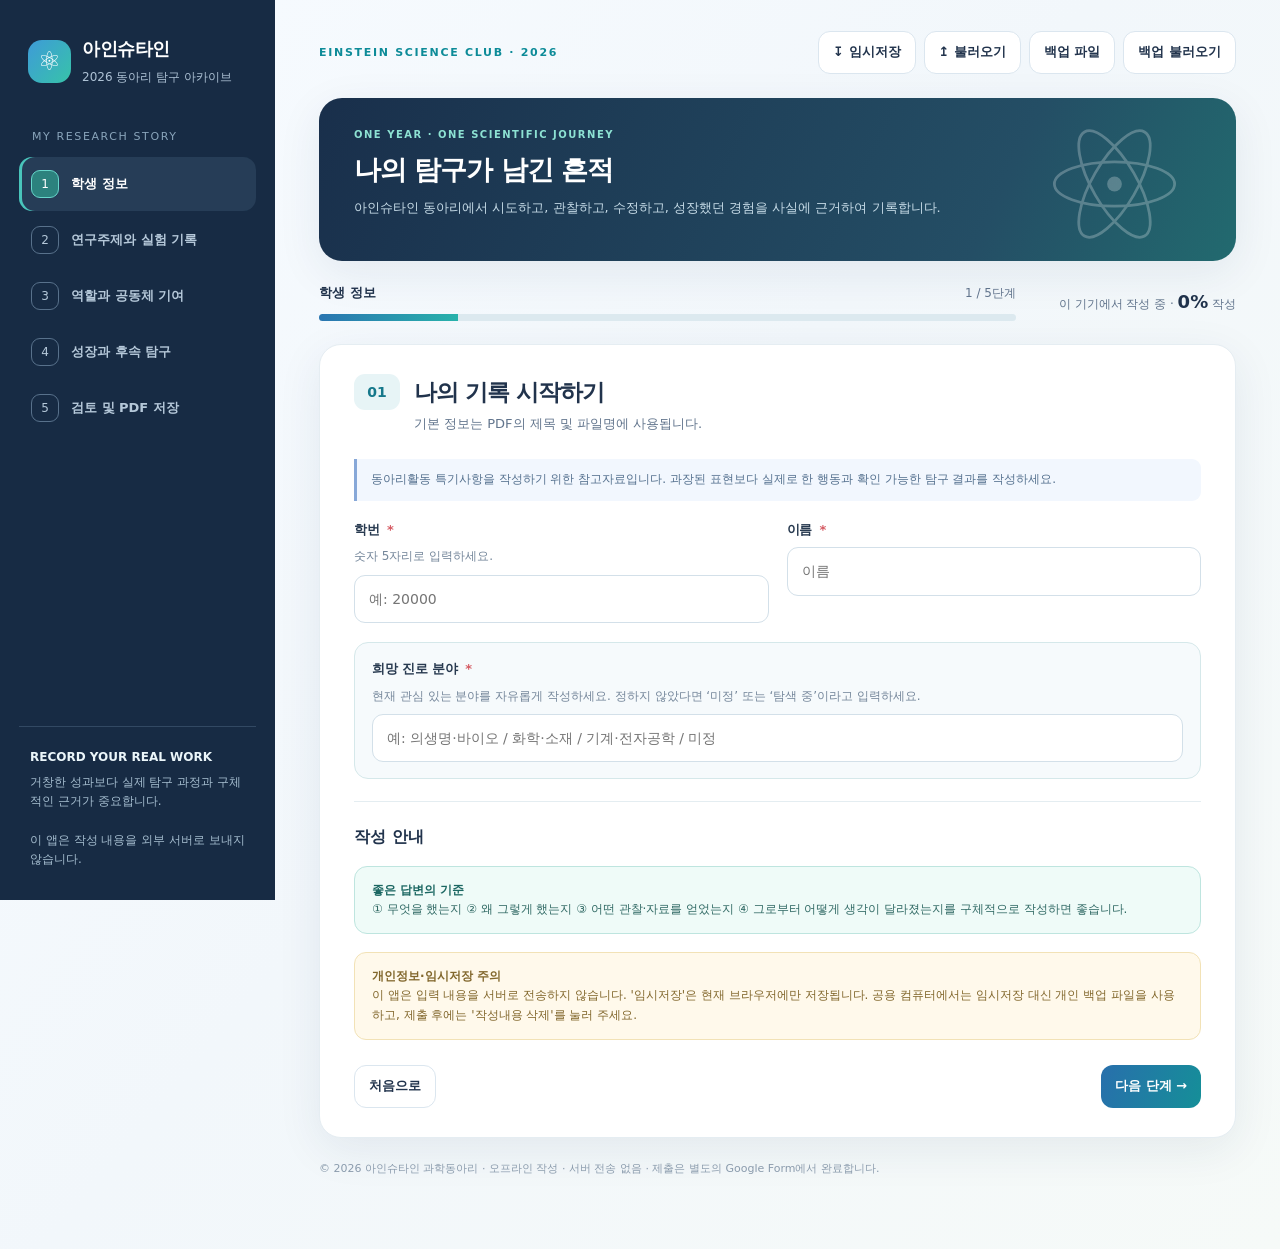
<file: index.html>
<!doctype html>
<html lang="ko">
<head>
<meta charset="utf-8" />
<meta name="viewport" content="width=device-width, initial-scale=1" />
<meta name="description" content="2026학년도 아인슈타인 과학동아리 학생 활동 기록, 실험별 탐구 성찰 및 구글폼 제출" />
<title>아인슈타인 | 2026 동아리 활동 기록 · 수정 최종본</title>
<style>
:root{--navy:#172942;--ink:#21334c;--muted:#62758d;--blue:#386fbb;--bright:#0d8b98;--light:#f3f7fb;--border:#dbe6ef;--white:#fff;--accent:#e8f8f6;--gold:#dcab4c;--red:#b84251;--shadow:0 12px 45px rgba(25,52,88,.08)}
*{box-sizing:border-box}html{scroll-behavior:smooth}body{margin:0;background:linear-gradient(130deg,#f7fbff 0%,#f2f7fb 47%,#f6faf8 100%);font-family:'Malgun Gothic','Apple SD Gothic Neo','Noto Sans KR',system-ui,sans-serif;color:var(--ink);font-size:15px;line-height:1.6}button,input,textarea,select{font:inherit}button{cursor:pointer}a{color:var(--blue)}.app{min-height:100vh;display:grid;grid-template-columns:275px minmax(0,1fr)}.sidebar{position:sticky;top:0;height:100vh;padding:27px 19px;background:#172b44;color:#d5e3f1;display:flex;flex-direction:column;overflow:auto}.brand{display:flex;align-items:center;gap:11px;padding:8px 9px 25px}.brand-icon{width:43px;height:43px;border-radius:14px;background:linear-gradient(130deg,#3e9bd8,#37c3a9);display:grid;place-items:center;color:white;font-size:26px;font-weight:bold}.brand strong{display:block;font-size:18px;color:#fff;letter-spacing:-.5px}.brand small{color:#aec2d5;font-size:12px}.sidebar-caption{font-size:11px;letter-spacing:1.6px;text-transform:uppercase;color:#8aa5bb;padding:15px 13px 10px}.nav-step{border:0;background:transparent;color:#b5c8d9;border-radius:13px;padding:13px 12px;display:flex;gap:12px;text-align:left;width:100%;align-items:center;margin:2px 0;transition:.2s}.nav-step:hover,.nav-step.active{background:#263d57;color:white}.nav-step.active{box-shadow:inset 3px 0 #49c5bb}.nav-step .n{flex:0 0 28px;width:28px;height:28px;border:1px solid #58718b;border-radius:9px;display:grid;place-items:center;font-size:12px}.nav-step.active .n{border-color:#67d6cb;background:#2c827e;color:white}.nav-step.done .n{color:#77decd;border-color:#4c9f97}.nav-step span:last-child{font-size:13px;font-weight:600}.sidebar-bottom{margin-top:auto;padding:21px 11px 4px;border-top:1px solid #324963;font-size:12px;color:#a5bdcf}.sidebar-bottom strong{display:block;color:#ebf6fa;margin-bottom:6px}.main{width:100%;max-width:1110px;margin:0 auto;padding:31px 44px 72px}.topbar{display:flex;justify-content:space-between;align-items:center;gap:12px;margin-bottom:24px}.eyebrow{font-weight:800;letter-spacing:1.7px;font-size:11px;color:var(--bright)}.top-actions{display:flex;flex-wrap:wrap;align-items:center;gap:8px}.btn{border:1px solid var(--border);background:var(--white);border-radius:12px;color:var(--ink);font-size:13px;font-weight:700;padding:10px 14px;min-height:43px;display:inline-flex;justify-content:center;align-items:center;gap:7px;transition:.18s}.btn:hover{transform:translateY(-1px);border-color:#a5c1db;box-shadow:0 5px 14px #12305612}.btn.primary{background:linear-gradient(110deg,#286fac,#158f98);color:white;border:none}.btn.dark{background:var(--navy);color:white;border:none}.btn.ghost{background:transparent}.btn.danger{color:var(--red);border-color:#f2cbd0}.btn:disabled{cursor:not-allowed;opacity:.45;transform:none}.hero{background:linear-gradient(115deg,#192f4b 0%,#244e65 73%,#226a6f 100%);border-radius:23px;position:relative;overflow:hidden;color:#fff;padding:29px 35px;min-height:163px;margin-bottom:22px;box-shadow:var(--shadow)}.hero h1{font-size:27px;letter-spacing:-1px;margin:5px 0 7px}.hero p{margin:0;max-width:640px;color:#c7dce8;font-size:13px}.hero-atom{position:absolute;right:34px;top:12px;opacity:.25;width:175px;height:148px;pointer-events:none}.hero-tag{font-size:10px;letter-spacing:1.5px;color:#8de2d3;font-weight:800}.status-area{display:grid;grid-template-columns:minmax(0,1fr) 200px;align-items:center;gap:20px;margin-bottom:23px}.progress-track{height:7px;background:#dce9ef;border-radius:20px;overflow:hidden;margin-top:10px}.progress-fill{width:20%;height:100%;background:linear-gradient(90deg,#2a75b1,#28b2ab);transition:.3s}.muted{color:var(--muted)}.tiny{font-size:12px}.small{font-size:13px}.completion{text-align:right;font-size:12px;color:var(--muted)}.completion strong{color:var(--ink);font-size:18px}.content-card{background:white;border:1px solid #e5edf2;border-radius:22px;padding:29px 34px;margin-bottom:18px;box-shadow:var(--shadow)}.section-title{display:flex;gap:14px;align-items:flex-start;margin:0 0 25px}.step-number{border-radius:11px;background:#e7f4f6;color:#16788b;padding:7px 10px;min-width:46px;text-align:center;font-weight:900;font-size:14px}.section-title h2{font-size:23px;letter-spacing:-1px;margin:0 0 3px}.section-title p{color:var(--muted);font-size:13px;margin:0}.fields{display:grid;grid-template-columns:repeat(2,minmax(0,1fr));gap:18px}.field{margin-bottom:19px}.field:last-child{margin-bottom:0}.field.full{grid-column:1 / -1}.field label,.question-label{display:block;font-weight:800;color:#283a50;font-size:13px;margin-bottom:7px;letter-spacing:-.15px}.req{color:#d55a62;margin-left:3px}.hint{font-size:12px;color:#74869a;margin:5px 0 8px}.text-input,.text-area,.select{width:100%;border:1px solid #d3e0e9;border-radius:11px;background:#fff;padding:12px 14px;color:#23354b;outline:none;transition:box-shadow .15s,border-color .15s;font-size:14px}.text-input:focus,.text-area:focus,.select:focus{border-color:#3a94ae;box-shadow:0 0 0 3px #d2f2f0}.text-area{min-height:96px;resize:vertical;line-height:1.7}.text-area.short{min-height:75px}.text-area.tall{min-height:117px}.flex{display:flex;align-items:center;gap:10px;flex-wrap:wrap}.chips{display:flex;flex-wrap:wrap;gap:8px}.chip{border:1px solid #d5e1ea;border-radius:10px;padding:9px 12px;background:#f9fbfd;font-size:12px;font-weight:700;color:#446077;cursor:pointer;user-select:none;display:flex;gap:7px;align-items:center}.chip:has(input:checked){background:#e7f7f2;border-color:#76cbbd;color:#146b68}.chip input{accent-color:#158e92;margin:0}.subcard{background:#fbfdff;border:1px solid #dfeaf1;border-radius:16px;padding:21px;margin-bottom:17px}.subcard-head{display:flex;justify-content:space-between;gap:10px;align-items:center;margin-bottom:13px}.subcard-head h3{margin:0;font-size:17px;letter-spacing:-.4px}.subcard-head .num{background:#e4f2f7;color:#337e97;padding:4px 9px;border-radius:8px;font-size:11px;margin-right:6px}.highlight-box{border:1px solid #bee5df;background:#effbf8;border-radius:13px;padding:14px 17px;color:#316a65;font-size:12px;margin:16px 0}.highlight-box strong{color:#1b6762}.info-box{border-left:3px solid #87a8d8;padding:11px 14px;background:#f2f7fe;color:#55718f;font-size:12px;border-radius:0 9px 9px 0;margin-bottom:19px}.role-detail{border:1px solid #d6e9e7;background:#f5fcfa;padding:15px;border-radius:13px;margin-top:11px}.role-detail-title{font-weight:800;font-size:12px;color:#167a76;margin-bottom:7px}.role-list{display:grid;grid-template-columns:repeat(2,minmax(0,1fr));gap:8px}.role-item{font-size:12px;display:flex;gap:8px;align-items:flex-start;padding:11px;border:1px solid #e0e8ee;background:white;border-radius:10px;cursor:pointer}.role-item:has(input:checked){background:#ecf8f5;border-color:#6ec6b2}.role-item input{accent-color:#168b8b;margin-top:2px}.mini-rule{height:1px;background:#e4edf1;margin:22px 0}.badge-pill{border:1px solid #a9d9d4;color:#27877d;padding:4px 9px;border-radius:30px;font-size:11px;font-weight:800;background:#f0fbf8}.project-primary{display:flex;gap:8px;align-items:center;font-size:12px;font-weight:700;color:#55718a;cursor:pointer}.project-primary input{accent-color:#159b9a}.project-primary:has(input:checked){color:#167c78}.section-actions{display:flex;justify-content:space-between;gap:8px;margin-top:25px;flex-wrap:wrap}.footer-note{font-size:11px;color:#8a9bac;margin-top:22px}.review-preview{border:1px solid #cbdce8;background:#fff;border-radius:13px;max-height:560px;overflow:auto;padding:28px 32px;box-shadow:inset 0 0 0 7px #f7fafc}.paper{font-size:12px;line-height:1.75;overflow-wrap:anywhere;color:#233647}.paper-head{text-align:center;border-bottom:2px solid #274b69;padding-bottom:16px;margin-bottom:16px}.paper-head h2{margin:0;font-size:21px;color:#1d3952}.paper-head small{color:#668297}.paper-section{margin-top:24px;break-inside:avoid-page}.paper-section h3{font-size:14px;color:#1c627e;border-bottom:1px solid #cbdfe8;padding-bottom:6px;margin:0 0 11px}.paper-line{margin-bottom:12px;break-inside:avoid-page}.paper-line strong{display:block;color:#315770;font-size:11px}.paper-line p{white-space:pre-wrap;line-height:1.7;margin:3px 0 0;overflow-wrap:anywhere}.paper-subhead{font-size:13px;font-weight:800;margin:19px 0 8px;border-left:4px solid #43a9a2;padding-left:9px}.paper-tag{font-size:10px;color:#2c7980;font-weight:700}.error-list{border:1px solid #f1c9c9;background:#fff8f8;border-radius:12px;padding:14px;margin:14px 0}.error-list h3{font-size:13px;color:#ad3d49;margin:0 0 8px}.error-list button{display:block;text-align:left;padding:6px;border:none;background:none;color:#a94450;font-size:12px;cursor:pointer}.checkline{display:flex;gap:10px;align-items:flex-start;margin:9px 0;font-size:13px}.checkline input{margin-top:5px;accent-color:#2a9996}.footer-actions{display:flex;gap:8px;flex-wrap:wrap}.empty-slate{border:1px dashed #c5d6df;text-align:center;border-radius:14px;padding:24px;color:#8b9aa8}.toast{position:fixed;bottom:25px;right:25px;max-width:min(400px,90vw);background:#173a51;color:white;border-radius:12px;padding:13px 19px;font-size:13px;box-shadow:0 15px 35px #1a354f3b;z-index:40;opacity:0;transform:translateY(20px);pointer-events:none;transition:.2s}.toast.show{opacity:1;transform:translateY(0)}.privacy{background:#fff9eb;border:1px solid #f2e2b6;padding:14px 17px;font-size:12px;color:#82672c;border-radius:12px;margin:18px 0}.switch{display:flex;gap:9px;align-items:flex-start}.switch input{accent-color:#2c9d99;margin-top:5px}.card-tools{display:flex;gap:8px;align-items:center}.q-index{font-size:10px;color:#8ca1b0;margin-right:5px}.inset{padding:10px 0 4px 14px;border-left:2px solid #d5e8ed;margin:8px 0 12px}.loading{opacity:.7;pointer-events:none}.print-root{display:none}button:focus-visible,.nav-step:focus-visible{outline:3px solid #80d2cc;outline-offset:2px}::-webkit-scrollbar{width:9px;height:9px}::-webkit-scrollbar-thumb{border-radius:20px;background:#c6d7e1}
@media (max-width:1000px){.app{grid-template-columns:215px minmax(0,1fr)}.main{padding:24px}.hero-atom{right:10px;opacity:.13}.sidebar{padding:20px 12px}}
@media (max-width:740px){.app{display:block}.sidebar{height:auto;position:static;padding:13px 14px}.brand{padding:0 5px 12px}.sidebar-caption,.sidebar-bottom{display:none}.nav-wrap{display:flex;overflow:auto;gap:5px}.nav-step{width:auto;min-width:max-content;padding:8px 9px}.nav-step span:last-child{font-size:11px}.nav-step .n{height:23px;width:23px;flex-basis:23px}.main{padding:16px 13px 45px}.hero{padding:21px 21px;min-height:130px;border-radius:17px}.hero h1{font-size:21px}.hero-atom{width:90px}.content-card{padding:20px 16px;border-radius:16px}.fields,.role-list{grid-template-columns:1fr}.status-area{grid-template-columns:1fr;gap:4px}.completion{text-align:left}.section-title h2{font-size:20px}.topbar{align-items:flex-start}.top-actions .btn{padding:8px;font-size:11px}.review-preview{padding:14px}.btn{font-size:12px}}
@page{size:A4;margin:16mm 17mm}
@media print{html,body{background:white!important}body>*:not(#printRoot){display:none!important}#printRoot{display:block!important;font-family:'Malgun Gothic','Apple SD Gothic Neo',sans-serif;color:#233647}#printRoot .paper{font-size:10.5pt}#printRoot .paper-section{break-inside:auto}#printRoot .paper-line{break-inside:avoid}#printRoot .paper-head h2{font-size:18pt}#printRoot .paper-section h3{font-size:12pt}#printRoot .paper-subhead{font-size:11pt}}
/* V2: integrated research theme and per-role inline descriptions */
.theme-panel{border:1px solid #b9e0dc;background:linear-gradient(135deg,#f0faf8,#f5f9ff);border-radius:17px;padding:23px;margin:0 0 24px}
.theme-panel .theme-heading{display:flex;align-items:center;gap:9px;margin:0 0 6px;font-size:17px;font-weight:900;color:#166f73}
.theme-panel .theme-caption{color:#577788;font-size:12px;margin:0 0 18px}
.theme-panel .field:last-child{margin-bottom:0}
.role-list{align-items:start}
.role-choice{border:1px solid #dfe8ee;border-radius:12px;background:#fff;overflow:hidden;min-width:0}
.role-choice.selected{border-color:#81cabc;background:#f3fbf8;box-shadow:0 2px 8px rgba(30,110,100,.06)}
.role-choice .role-item{border:0;border-radius:0;background:transparent;min-height:47px;align-items:center;padding:11px 13px}
.role-choice.selected .role-item{background:#e9f8f3;color:#13756c;font-weight:800}
.role-inline-editor{padding:11px 13px 14px;border-top:1px solid #ceebe2;animation:editorReveal .16s ease-out}
.role-inline-editor[hidden]{display:none!important}
.role-inline-editor .role-detail-title{margin-bottom:8px}
.role-inline-editor .text-area{background:white;min-height:88px;font-size:13px}
@keyframes editorReveal{from{opacity:.3;transform:translateY(-4px)}to{opacity:1;transform:translateY(0)}}
.more-research{border:1px solid #dce7ed;border-radius:13px;background:#fff;margin:15px 0;padding:0 17px}
.more-research summary{cursor:pointer;padding:13px 0;font-size:13px;font-weight:800;color:#286b88;list-style:revert}
.more-research[open]{background:#fbfdff;padding-bottom:13px}
.more-research .hint{margin-top:0}
@media (max-width:740px){.theme-panel{padding:16px}.role-list{grid-template-columns:1fr}.nav-wrap{display:grid;grid-template-columns:repeat(2,minmax(0,1fr));overflow:visible}.nav-step{width:100%;min-width:0;padding:8px 9px}.nav-step span:last-child{white-space:normal}.nav-step:last-child{grid-column:span 2}}
.career-field{background:#f6fafc;border:1px solid #d5e8ea;padding:16px 17px;border-radius:14px}
.career-field .field{margin:0}
.paper-profile{margin:10px auto 0;padding:7px 10px;border:1px solid #dbe8e7;border-radius:8px;background:#f6fbfa;color:#34546b;font-size:11px;max-width:540px}
/* V3: prominent, multi-experiment navigation. Only the selected experiment is expanded. */
.experiment-hub{border:1px solid #cbdde7;background:#f8fbfe;border-radius:18px;padding:20px;margin:20px 0 15px}
.experiment-hub-head{display:flex;align-items:center;justify-content:space-between;gap:15px;flex-wrap:wrap;margin-bottom:12px}
.experiment-hub-head h3{margin:0;color:#243e56;font-size:17px;letter-spacing:-.3px}
.experiment-count{display:inline-block;margin-left:7px;font-size:12px;color:#247e79;background:#e8f8f4;border:1px solid #c3e6df;border-radius:30px;padding:1px 10px;vertical-align:middle}
.experiment-hub-head .btn{background:#167f89;color:white;border-color:#167f89;font-weight:800;white-space:nowrap}
.experiment-hub-head .btn:hover{background:#126e77;color:white}
.experiment-hub-note{font-size:12px;color:#668095;margin:0 0 13px}
.experiment-tabs{display:flex;flex-wrap:wrap;gap:9px}
.experiment-tab{min-width:140px;max-width:100%;text-align:left;padding:11px 13px;border:1px solid #d5e2eb;background:white;border-radius:12px;color:#456073;display:flex;flex-direction:column;align-items:flex-start;gap:2px;transition:background .16s,border-color .16s,box-shadow .16s}
.experiment-tab:hover{border-color:#84acbf;box-shadow:0 3px 12px #18375010}
.experiment-tab[aria-pressed="true"]{background:#e8f7f5;border:2px solid #219b98;color:#155e61;padding:10px 12px;box-shadow:0 3px 13px #126b6b16}
.experiment-tab strong{font-size:13px;max-width:240px;white-space:normal;overflow-wrap:anywhere}
.experiment-tab .tab-sub{font-size:11px;color:#678192;font-weight:500}
.experiment-tab[aria-pressed="true"] .tab-sub{color:#237d79}
.experiment-current{font-size:12px;color:#55768b;margin:11px 3px 0}
.experiment-bottom{display:flex;align-items:center;gap:12px;flex-wrap:wrap;margin:13px 0 5px}
.experiment-bottom .btn{border-style:dashed;border-color:#8dbdb8;color:#197b79}
.experiment-bottom .hint{margin:0}
.experiment-edit{scroll-margin-top:22px}
@media(max-width:740px){.experiment-hub{padding:15px}.experiment-hub-head .btn{width:100%}.experiment-tabs{display:grid;grid-template-columns:repeat(2,minmax(0,1fr))}.experiment-tab{min-width:0}.experiment-hub-head h3{font-size:16px}}

/* Final: required step navigation and accessible validation */
.step-validation{margin:0 0 20px;padding:18px 21px;scroll-margin-top:18px}
.step-validation ul{margin:7px 0 0;padding-left:22px;font-size:13px;color:#983a46;line-height:1.9}
.missing-required .text-input,.missing-required .text-area,.missing-required .select,.missing-required.role-inline-editor,.missing-required.role-choice{border-color:#cb465b!important;box-shadow:0 0 0 3px #fde8eb!important}
@media print{.step-validation{display:none!important}}
</style>
</head>
<body>
<div class="app" id="app">
 <aside class="sidebar">
  <div class="brand"><div class="brand-icon">⚛</div><div><strong>아인슈타인</strong><small>2026 동아리 탐구 아카이브</small></div></div>
  <div class="sidebar-caption">MY RESEARCH STORY</div>
  <nav class="nav-wrap" id="navSteps" aria-label="작성 단계"></nav>
  <div class="sidebar-bottom"><strong>RECORD YOUR REAL WORK</strong>거창한 성과보다 실제 탐구 과정과 구체적인 근거가 중요합니다.<br><br>이 앱은 작성 내용을 외부 서버로 보내지 않습니다.</div>
 </aside>
 <main class="main">
  <header class="topbar"><div class="eyebrow">EINSTEIN SCIENCE CLUB · 2026</div><div class="top-actions"><button type="button" class="btn" id="draftSaveBtn">↧ 임시저장</button><button type="button" class="btn" id="draftLoadBtn">↥ 불러오기</button><button type="button" class="btn" id="backupBtn" title="다른 기기에서도 불러올 수 있는 JSON 백업 파일">백업 파일</button><input type="file" id="jsonImport" accept=".json,application/json" hidden></div></header>
  <section class="hero"><div class="hero-tag">ONE YEAR · ONE SCIENTIFIC JOURNEY</div><h1>나의 탐구가 남긴 흔적</h1><p>아인슈타인 동아리에서 시도하고, 관찰하고, 수정하고, 성장했던 경험을 사실에 근거하여 기록합니다.</p><svg class="hero-atom" viewBox="0 0 160 160" fill="none" aria-hidden="true"><circle cx="80" cy="80" r="8" fill="white"/><ellipse cx="80" cy="80" rx="65" ry="24" stroke="white" stroke-width="3"/><ellipse cx="80" cy="80" rx="65" ry="24" stroke="white" stroke-width="3" transform="rotate(60 80 80)"/><ellipse cx="80" cy="80" rx="65" ry="24" stroke="white" stroke-width="3" transform="rotate(120 80 80)"/></svg></section>
  <div class="status-area"><div><div class="flex" style="justify-content:space-between"><strong class="small" id="stepTitle">학생 정보</strong><span class="tiny muted" id="progressText">1 / 5단계</span></div><div class="progress-track"><div class="progress-fill" id="progressFill"></div></div></div><div class="completion" id="completionText">저장 전 · <strong>0%</strong> 작성</div></div>
  <div id="stepContent"></div>
  <div class="footer-note">© 2026 아인슈타인 과학동아리 · 오프라인 작성 · 서버 전송 없음 · 제출은 별도의 Google Form에서 완료합니다.</div>
 </main>
</div>
<div id="printRoot" class="print-root"></div>
<div class="toast" id="toast" role="status" aria-live="polite"></div>
<script>
(function(){'use strict';
const STEPS=['학생 정보','연구주제와 실험 기록','역할과 공동체 기여','성장과 후속 탐구','검토 및 PDF 저장'];
const PROJECT_ROLES=['실험 주제 제안 및 선정','실험 계획 및 방법 설계','가설·변인 설정','이론 조사 및 자료 탐색','실험 준비 및 기구 관리','실험 수행 및 관찰','실험 데이터 기록 및 분석','결과 해석 및 오차 분석','실험보고서·발표자료 작성','발표 및 탐구 결과 공유','모둠원과 의견 조율','기타 역할'];
const EVIDENCES=[['problem','문제해결·개선','어떤 문제가 있었고, 원인을 어떻게 판단했으며, 직접 어떤 개선을 시도했나요?'],['self','자기주도적 시도','누가 지시하기 전에 스스로 조사하거나 제안하거나 실행한 일을 구체적으로 적어주세요.'],['data','자료 분석·근거 중심 사고','어떤 수치·표·그래프·관찰 기록을 어떻게 분석하고 결론을 내렸나요?'],['cooperate','협력·소통','다른 구성원과 어떤 상황에서 어떻게 협력하고 어떤 기여를 했나요?'],['responsibility','책임감·꾸준함','담당 업무를 끝까지 수행한 사례와 그로 인해 달라진 결과를 적어주세요.'],['curiosity','과학적 호기심·후속 탐구','새로운 의문이 생긴 계기와 실제로 알아본 내용을 적어주세요.']];
const STORAGE_KEY='einstein_2026_draft_v1', FORM_KEY='einstein_2026_formurl_v1';
const safeGet=k=>{try{return localStorage.getItem(k)}catch{return null}};
const safeSet=(k,v)=>{try{localStorage.setItem(k,v);return true}catch{return false}};
const safeRemove=k=>{try{localStorage.removeItem(k)}catch{}};
let seq=1, step=0, state=fresh(), activeProjectId=1, isSaved=false, toastTimer=null, checklist={pdf:false,original:false};
function makeProject(){return {id:seq++,title:'',mode:'모둠 탐구',team:'',question:'',motivation:'',hypothesis:'',design:'',results:'',analysis:'',challenge:'',nextTry:'',summary:'',themeLink:'',roles:[],roleNotes:{}};}
function fresh(){return {year:'2026',studentId:'',name:'',careerGoal:'',position:'직책 없음',positionWork:'',researchTheme:'',researchQuestion:'',themeConnection:'',projects:[makeProject()],evidence:[],evidenceNotes:{},growthConcept:'',growthChange:'',followup:'',futurePlan:'',otherContribution:'',teacherNote:'',confirmed:false};}
const $=id=>document.getElementById(id);const esc=s=>String(s??'').replace(/[&<>"']/g,c=>({'&':'&amp;','<':'&lt;','>':'&gt;','"':'&quot;',"'":'&#39;'}[c]));
const attr=esc;const txt=(field,placeholder='',rows=3,extra='')=>`<textarea class="text-area ${rows===2?'short':''}" rows="${rows}" placeholder="${esc(placeholder)}" ${extra}>${esc(field)}</textarea>`;
const field=(label,body,{required=false,hint='',full=false}={})=>`<div class="field ${full?'full':''}"><label class="question-label">${label}${required?'<span class="req"> *</span>':''}</label>${hint?`<p class="hint">${hint}</p>`:''}${body}</div>`;
function notify(msg){const el=$('toast');el.textContent=msg;el.classList.add('show');clearTimeout(toastTimer);toastTimer=setTimeout(()=>el.classList.remove('show'),3100);}
function completion(){let ticks=[!!(/^\d{5}$/.test(state.studentId)&&state.name.trim()&&state.careerGoal.trim()),!!(state.researchTheme.trim()&&state.researchQuestion.trim()&&state.projects.length&&state.projects.every(p=>p.title.trim()&&p.summary.trim()&&p.roles.length&&p.roles.every(r=>(p.roleNotes[r]||'').trim()))),!!(state.evidence.length&&state.evidence.every(k=>(state.evidenceNotes[k]||'').trim())),!!(state.growthConcept.trim()&&state.growthChange.trim()),!!state.confirmed];return Math.round(ticks.filter(Boolean).length/5*100);}
function renderNav(){const err=errors();$('navSteps').innerHTML=STEPS.map((s,i)=>`<button type="button" class="nav-step ${step===i?'active':''} ${i<step&&!err.some(e=>e.step===i)?'done':''}" data-go="${i}"><span class="n">${i<step&&!err.some(e=>e.step===i)?'✓':i+1}</span><span>${esc(s)}</span></button>`).join('');$('stepTitle').textContent=STEPS[step];$('progressText').textContent=`${step+1} / 5단계`;$('progressFill').style.width=`${(step+1)*20}%`;$('completionText').innerHTML=`${isSaved?'임시저장됨':'이 기기에서 작성 중'} · <strong>${completion()}%</strong> 작성`;}
const footer=(prev,nextLabel='다음 단계 →')=>`<div class="section-actions"><button class="btn" data-go="${prev}">${prev<0?'처음으로':'← 이전 단계'}</button>${step<4?`<button class="btn primary" data-go="${step+1}">${nextLabel}</button>`:''}</div>`;
function title(n,h,desc){return `<div class="section-title"><div class="step-number">${n}</div><div><h2>${h}</h2><p>${desc}</p></div></div>`;}
function step0(){return `<section class="content-card">${title('01','나의 기록 시작하기','기본 정보는 PDF의 제목 및 파일명에 사용됩니다.')}
<div class="info-box">동아리활동 특기사항을 작성하기 위한 참고자료입니다. 과장된 표현보다 실제로 한 행동과 확인 가능한 탐구 결과를 작성하세요.</div>
<div class="fields">${field('학번',`<input class="text-input" data-field="studentId" maxlength="5" inputmode="numeric" placeholder="예: 20000" value="${attr(state.studentId)}"/>`,{required:true,hint:'숫자 5자리로 입력하세요.'})}${field('이름',`<input class="text-input" data-field="name" maxlength="20" placeholder="이름" value="${attr(state.name)}"/>`,{required:true})}</div>
<div class="career-field">${field('희망 진로 분야',`<input class="text-input" data-field="careerGoal" maxlength="150" value="${attr(state.careerGoal)}" placeholder="예: 의생명·바이오 / 화학·소재 / 기계·전자공학 / 미정"/>`,{required:true,hint:'현재 관심 있는 분야를 자유롭게 작성하세요. 정하지 않았다면 ‘미정’ 또는 ‘탐색 중’이라고 입력하세요.'})}</div>
<div class="mini-rule"></div><h3 style="font-size:16px;margin:0 0 9px">작성 안내</h3><div class="highlight-box"><strong>좋은 답변의 기준</strong><br>① 무엇을 했는지 ② 왜 그렇게 했는지 ③ 어떤 관찰·자료를 얻었는지 ④ 그로부터 어떻게 생각이 달라졌는지를 구체적으로 작성하면 좋습니다.</div>
<div class="privacy"><strong>개인정보·임시저장 주의</strong><br>이 앱은 입력 내용을 서버로 전송하지 않습니다. '임시저장'은 현재 브라우저에만 저장됩니다. 공용 컴퓨터에서는 임시저장 대신 개인 백업 파일을 사용하고, 제출 후에는 '작성내용 삭제'를 눌러 주세요.</div>${footer(-1)}</section>`;}
function projectTemplate(p,index){return `<section class="subcard" data-project-card="${p.id}"><div class="subcard-head"><h3><span class="num">실험 ${index+1}</span>개별 실험·탐구 기록</h3><div class="card-tools">${state.projects.length>1?`<button type="button" class="btn danger" data-remove-project="${p.id}">삭제</button>`:''}</div></div>
<div class="fields">${field('실험·탐구 제목',`<input class="text-input" data-project="${p.id}" data-field="title" value="${attr(p.title)}" placeholder="예: 온도에 따른 효소 활성 비교"/>`,{required:true})}${field('탐구 형태',`<select class="select" data-project="${p.id}" data-field="mode">${['모둠 탐구','개별 탐구','모둠+개별 탐구'].map(x=>`<option ${p.mode===x?'selected':''}>${x}</option>`).join('')}</select>`,{required:true})}${field('모둠명 또는 협력 학생 (선택)',`<input class="text-input" data-project="${p.id}" data-field="team" value="${attr(p.team)}" placeholder="예: 3모둠 / 개별탐구면 생략"/>`)}</div>
${field('이 실험에서 실제로 수행한 역할을 모두 선택하세요.',`<div class="role-list">${PROJECT_ROLES.map(r=>`<div class="role-choice ${p.roles.includes(r)?'selected':''}"><label class="role-item"><input type="checkbox" data-project-role="${p.id}" value="${attr(r)}" ${p.roles.includes(r)?'checked':''}/><span>${esc(r)}</span></label><div class="role-inline-editor" data-role-editor="${p.id}" data-role="${attr(r)}" ${p.roles.includes(r)?'':'hidden'}><div class="role-detail-title">↳ 내가 실제로 수행한 일 <span class="req">*</span></div>${txt(p.roleNotes[r]||'', '내가 무엇을, 어떻게 수행했는지 구체적으로 적으세요.',2,`data-role-note="${p.id}" data-role="${attr(r)}"`)}</div></div>`).join('')}</div>`,{required:true,hint:'선택한 항목 바로 아래에 설명칸이 열립니다. 실제 맡은 역할만 선택해 주세요.'})}
${field('이 실험에서 얻은 핵심 결과나 배움을 적어주세요.',txt(p.summary,'실제 관찰·측정 결과와 그 의미를 중심으로 작성해 주세요. 여러 실험을 했다면 각각 구분하여 작성합니다.',3,`data-project="${p.id}" data-field="summary"`),{required:true})}
${field('이 실험은 위의 큰 연구주제·질문과 어떻게 연결되나요? (선택)',txt(p.themeLink,'예: 큰 질문의 어떤 측면을 이 실험에서 확인했나요? 실제로 관련이 있는 경우에만 작성하세요.',2,`data-project="${p.id}" data-field="themeLink"`),{hint:'서로 다른 분야의 실험을 무리하게 연결할 필요는 없습니다.'})}
<details class="more-research" ${[p.question,p.motivation,p.hypothesis,p.design,p.results,p.analysis,p.challenge,p.nextTry].some(x=>String(x||'').trim())?'open':''}><summary>＋ 이 실험의 탐구 과정을 더 자세히 기록하기 (선택)</summary><p class="hint">가설, 실험 설계, 측정 결과, 오차 분석 등 실제 작성할 내용이 있는 항목만 채워 주세요.</p>
${field('이 실험에서 확인하고 싶었던 구체적인 질문',txt(p.question,'예: 과산화수소의 농도에 따라 효소 반응 속도가 달라질까?',3,`data-project="${p.id}" data-field="question"`))}
${field('그 질문에 관심을 갖게 된 계기',txt(p.motivation,'관찰한 현상이나 수업에서 배운 개념 등을 연결해 주세요.',3,`data-project="${p.id}" data-field="motivation"`))}
${field('검증하고자 했던 가설',txt(p.hypothesis,'가설을 세운 경우에만 과학적 근거와 함께 작성하세요.',2,`data-project="${p.id}" data-field="hypothesis"`))}
${field('실험 설계와 조건',txt(p.design,'조작·종속·통제변인, 비교 조건과 측정 방법 등',3,`data-project="${p.id}" data-field="design"`))}
${field('관찰·측정 결과',txt(p.results,'측정값, 횟수, 단위, 그래프 경향 등 구체적인 근거',3,`data-project="${p.id}" data-field="results"`))}
${field('결과에 대한 과학적 해석',txt(p.analysis,'과학 개념과 자료를 연결하여 작성하세요.',3,`data-project="${p.id}" data-field="analysis"`))}
${field('실험의 한계·어려움·예상 밖 결과',txt(p.challenge,'실제로 경험한 어려움과 발생 상황을 적어 주세요.',3,`data-project="${p.id}" data-field="challenge"`))}
${field('문제 분석·개선 과정 또는 개선 제안',txt(p.nextTry,'실제로 수행한 개선과 앞으로 해 보고 싶은 제안을 구분해 주세요.',3,`data-project="${p.id}" data-field="nextTry"`))}
</details></section>`;}
function experimentHub(){return `<div class="experiment-hub" aria-label="실험별 기록 관리"><div class="experiment-hub-head"><h3>나의 실험 목록 <span class="experiment-count">${state.projects.length}개</span></h3><button type="button" class="btn" data-add-project="true" ${state.projects.length>=20?'disabled':''}>＋ 새 실험 추가하기</button></div><p class="experiment-hub-note">실험을 추가하려면 위 버튼을 누르세요. 아래 실험 이름을 선택하면 해당 실험의 작성 화면으로 바뀝니다. 작성 내용은 서로 섞이지 않습니다.</p><div class="experiment-tabs" role="group" aria-label="작성할 실험 선택">${state.projects.map((p,i)=>{const ok=!!(p.title.trim()&&p.summary.trim()&&p.roles.length&&p.roles.every(r=>(p.roleNotes[r]||'').trim()));return `<button type="button" class="experiment-tab" data-select-project="${p.id}" aria-pressed="${(state.projects.some(x=>x.id===activeProjectId)?activeProjectId:state.projects[0].id)===p.id}" title="${attr(p.title||`실험 ${i+1}`)}"><strong>${esc('실험 '+(i+1))}${p.title?' · '+esc(p.title):''}</strong><span class="tab-sub">${ok?'✓ 필수 내용 완료':'● 작성 중 / 미작성'}</span></button>`;}).join('')}</div><div class="experiment-current">현재 편집: <strong>실험 ${Math.max(1,state.projects.findIndex(p=>p.id===activeProjectId)+1)} / ${state.projects.length}</strong> · 다른 실험으로 이동해도 입력 내용은 유지됩니다.</div></div>`;}
function step1(){return `<section class="content-card">${title('02','통합 연구주제와 실험 기록','먼저 여러 실험을 관통하는 큰 연구주제·질문을 정리하고, 그 아래 개별 실험을 기록하세요.')}
<div class="theme-panel"><div class="theme-heading">◎ 1년간의 큰 연구 방향</div><p class="theme-caption">특정 실험 하나를 '대표 실험'으로 고르는 대신, 여러 활동에서 공통으로 탐색한 상위 주제와 질문을 기록합니다.</p>
${field('동아리 활동을 아우르는 큰 연구주제',`<input class="text-input" data-field="researchTheme" value="${attr(state.researchTheme)}" placeholder="예: 생명체의 물질대사를 변화시키는 환경 조건"/>`,{required:true,hint:'실험 제목을 나열하지 말고, 여러 탐구의 공통 관심사를 한 문장 또는 구로 표현해 주세요.'})}
${field('위 연구주제를 관통하는 중심 연구질문',txt(state.researchQuestion,'예: 외부 환경의 변화는 생명체의 물질대사와 효소 작용에 어떤 영향을 미칠까?',3,'data-field="researchQuestion"'),{required:true,hint:'각 실험이 서로 다른 방식으로 접근하는 큰 질문을 의문문으로 작성해 보세요.'})}
${field('여러 실험이 이 주제로 이어지는 이유나 탐구의 흐름 (선택)',txt(state.themeConnection,'예: 첫 번째 실험에서는 효소의 반응 조건을, 두 번째 실험에서는 미생물의 대사 반응을 비교했다.',3,'data-field="themeConnection"'),{hint:'실제로 관련 있는 실험들을 중심으로 연결하세요. 성격이 다른 활동을 억지로 엮을 필요는 없습니다.'})}</div>
<div class="info-box">실험은 <b>1개만 작성해도 되고</b>, 1년 동안 참여한 모둠·개별 실험을 원하는 만큼 추가할 수 있습니다. <b>각 실험별로 제목·역할·결과를 따로 저장</b>하며, 마지막 PDF에는 기록한 모든 실험이 순서대로 포함됩니다.</div>
${experimentHub()}
<div id="projectList" class="experiment-edit">${projectTemplate(state.projects.find(p=>p.id===activeProjectId)||state.projects[0], state.projects.findIndex(p=>p.id===activeProjectId) < 0 ? 0 : state.projects.findIndex(p=>p.id===activeProjectId))}</div>
<div class="experiment-bottom"><button type="button" class="btn" data-add-project="true" ${state.projects.length>=20?'disabled':''}>＋ 다른 실험도 추가하기</button><span class="hint">현재 ${state.projects.length}개 기록 중 · 최대 20개</span></div>${footer(0)}</section>`;}
function step2(){const ev=EVIDENCES.map(([k,t,desc])=>`<label class="chip"><input type="checkbox" data-evidence="${k}" ${state.evidence.includes(k)?'checked':''}/>${t}</label>`).join('');return `<section class="content-card">${title('03','역할과 공동체 기여','직책이나 스스로 평가한 역량보다 실제로 드러난 행동을 기록합니다.')}
<div class="fields">${field('동아리에서 맡은 직책',`<select class="select" data-field="position">${['직책 없음','회장','부회장','모둠 조장','기타'].map(s=>`<option ${state.position===s?'selected':''}>${s}</option>`).join('')}</select>`,{hint:'직책 자체가 역량을 증명하는 것은 아닙니다.'})}</div>
${state.position!=='직책 없음'?field('그 직책에서 실제로 한 일을 작성하세요.',txt(state.positionWork,'직책을 수행하며 실제 담당했던 일만 구체적으로 적어주세요. 특별한 사례가 없다면 그 사실을 솔직히 적어도 됩니다.',3,`data-field="positionWork"`)):''}
<div class="mini-rule"></div>${field('올해 실제 경험한 활동의 특성을 선택하세요. (최대 3개)',`<div class="chips">${ev}</div>`,{required:true,hint:'자신에게 나타났다고 생각하는 역량을 고르는 것이 아니라, 구체적인 사례가 있는 항목만 선택하세요.'})}
${state.evidence.map(k=>{const item=EVIDENCES.find(i=>i[0]===k);return `<div class="role-detail"><div class="role-detail-title">↳ ${item[1]} · 확인 가능한 실제 사례 <span class="req">*</span></div><p class="hint">${item[2]}</p>${txt(state.evidenceNotes[k],'자신의 행동과 그 결과가 드러나도록 적어주세요.',3,`data-evidence-note="${k}"`)}</div>`;}).join('')}
<div class="mini-rule"></div>${field('모둠 외의 동아리 활동에서 기여한 일이나 협력 경험 (선택)',txt(state.otherContribution,'활동 준비·정리, 친구의 탐구 지원, 자료 공유, 발표회 참여 등 확인 가능한 사례를 작성하세요.',3,`data-field="otherContribution"`),{hint:'개별 탐구만 진행했다면 비워도 됩니다. 갈등이나 리더십 사례를 만들어 쓸 필요는 없습니다.'})}${footer(1)}</section>`;}
function step3(){return `<section class="content-card">${title('04','성장과 후속 탐구','실험 전후 달라진 과학적 이해와 탐구 방법을 돌아봅니다.')}
${field('새롭게 이해하거나 생각이 바뀐 과학적 개념은 무엇인가요?',txt(state.growthConcept,'실험 결과와 연결하여 개념을 구체적으로 설명하세요. 예: 단순 암기가 아니라 결과를 통해 무엇을 다시 이해했는가?',4,`data-field="growthConcept"`),{required:true})}
${field('1년 동안 자신의 탐구 방식이나 태도가 어떻게 달라졌나요?',txt(state.growthChange,'처음에는 어떻게 탐구했으며, 어떤 경험을 거쳐 어떤 방식으로 달라졌는지 사례를 들어 적어주세요.',4,`data-field="growthChange"`),{required:true})}
${field('새롭게 생긴 질문이나 더 알아보고 싶은 주제 (선택)',txt(state.followup,'실험에서 새롭게 생긴 의문 또는 확인하지 못한 점을 질문 형태로 적어보세요.',3,`data-field="followup"`))}
${field('그 질문을 확인하려면 어떤 후속 탐구를 계획할 수 있나요? (선택)',txt(state.futurePlan,'실제로 수행한 후속 탐구와 앞으로 해 보고 싶은 계획은 구분하여 적어주세요.',3,`data-field="futurePlan"`))}
${field('교사가 놓치지 않았으면 하는 실제 활동이나 기록 (선택)',txt(state.teacherNote,'앞서 작성하지 못한 활동만 구체적인 근거와 함께 적어주세요.',3,`data-field="teacherNote"`))}
<div class="highlight-box"><strong>작성 팁</strong><br>“탐구역량이 향상되었다”보다 “예상과 다른 측정값을 얻은 뒤 반복 측정을 실시하고 통제변인을 다시 검토했다”처럼 확인 가능한 행동을 쓰는 편이 좋습니다.</div>${footer(2,'검토 화면으로 →')}</section>`;}
function paragraph(label,value){if(!String(value||'').trim())return '';return `<div class="paper-line"><strong>${esc(label)}</strong><p>${esc(value)}</p></div>`;}
function paperHTML(){let output=`<div class="paper"><div class="paper-head"><small>2026학년도 과학동아리 아인슈타인</small><h2>동아리 활동 기록 및 자기 성찰</h2><small>학번 ${esc(state.studentId||'미입력')} · 이름 ${esc(state.name||'미입력')} · 작성일 ${new Date().toLocaleDateString('ko-KR')}</small><div class="paper-profile"><b>희망 진로 분야</b> · ${esc(state.careerGoal.trim()||'미정')}</div></div>`;
output+=`<section class="paper-section"><h3>00. 학생 기본 정보</h3>`+paragraph('학번',state.studentId)+paragraph('이름',state.name)+paragraph('희망 진로 분야',state.careerGoal)+'</section>';
output+=`<section class="paper-section"><h3>01. 동아리 통합 연구주제와 중심 질문</h3>`+paragraph('1년간의 큰 연구주제',state.researchTheme)+paragraph('중심 연구질문',state.researchQuestion)+paragraph('여러 실험의 연결과 탐구 흐름',state.themeConnection)+'</section>';
output+=`<section class="paper-section"><h3>02. 참여한 개별 실험·탐구활동</h3>`;
state.projects.forEach((p,i)=>{output+=`<div class="paper-subhead">${i+1}. ${esc(p.title||'제목 미입력')}</div>`;output+=paragraph('탐구 형태',p.mode+(p.team?' / 모둠: '+p.team:''));output+=paragraph('주요 결과 및 배움',p.summary)+paragraph('큰 연구주제와의 연결',p.themeLink)+paragraph('이 실험의 구체적 연구질문',p.question)+paragraph('탐구 동기',p.motivation)+paragraph('가설',p.hypothesis)+paragraph('실험 설계 및 조건',p.design)+paragraph('관찰·측정 결과',p.results)+paragraph('결과 해석 및 과학적 근거',p.analysis)+paragraph('실험의 한계·어려움',p.challenge)+paragraph('분석·개선 과정',p.nextTry);output+=`<div class="paper-line"><strong>실제 수행한 역할 및 기여</strong>${p.roles.length?p.roles.map(r=>`<p>• <b>${esc(r)}</b> — ${esc(p.roleNotes[r]||'설명 미작성')}</p>`).join(''):'<p>선택한 역할 없음</p>'}</div>`;});output+='</section>';
output+=`<section class="paper-section"><h3>03. 동아리 내 역할과 공동체 기여</h3>`+paragraph('맡은 직책',state.position)+paragraph('직책에서 수행한 일',state.positionWork);for(const k of state.evidence){const item=EVIDENCES.find(x=>x[0]===k);output+=paragraph(item?item[1]:k,state.evidenceNotes[k]);}output+=paragraph('추가적인 협력과 기여',state.otherContribution)+'</section>';
output+=`<section class="paper-section"><h3>04. 과학적 성장과 탐구의 확장</h3>`+paragraph('새롭게 이해한 과학 개념',state.growthConcept)+paragraph('탐구 방식과 태도의 변화',state.growthChange)+paragraph('새롭게 생긴 탐구 질문',state.followup)+paragraph('후속 탐구 계획',state.futurePlan)+paragraph('추가 활동·기록',state.teacherNote)+'</section>';
return output+`<div style="font-size:10px;color:#789; margin-top:24px;padding-top:10px;border-top:1px solid #d7e2e8">본 기록은 학생이 직접 작성한 자기 성찰 자료입니다. 학교생활기록부 기재 여부와 내용은 제출 자료 및 교사의 관찰·확인을 거쳐 결정됩니다.</div></div>`;}
function errors(){
 const arr=[];
 const add=(st,msg,field='',projectId=null,role='',kind='')=>arr.push({step:st,msg,field,projectId,role,kind});
 if(!/^\d{5}$/.test(state.studentId))add(0,'학번을 숫자 5자리로 입력하세요.','studentId');
 if(!state.name.trim())add(0,'이름을 입력하세요.','name');
 if(!state.careerGoal.trim())add(0,'희망 진로 분야를 입력하세요. 정하지 않았다면 ‘미정’이라고 적어주세요.','careerGoal');
 if(!state.researchTheme.trim())add(1,'여러 실험을 아우르는 큰 연구주제를 입력하세요.','researchTheme');
 if(!state.researchQuestion.trim())add(1,'통합 연구주제를 관통하는 중심 연구질문을 입력하세요.','researchQuestion');
 state.projects.forEach((p,i)=>{
  const pre=`실험 ${i+1}`;
  if(!p.title.trim())add(1,`${pre}: 탐구 제목을 입력하세요.`,'title',p.id);
  if(!p.summary.trim())add(1,`${pre}: 핵심 결과나 배움을 작성하세요.`,'summary',p.id);
  if(!p.roles.length)add(1,`${pre}: 실제 수행한 역할을 1개 이상 선택하세요.`,'',p.id,'','roles');
  p.roles.forEach(r=>{if(!(p.roleNotes[r]||'').trim())add(1,`${pre}: ‘${r}’에 대한 구체적인 설명을 입력하세요.`,'',p.id,r,'roleNote');});
 });
 if(!state.evidence.length)add(2,'실제 사례가 있는 역량·활동 특성을 1개 이상 선택하세요.','','','','evidence');
 state.evidence.forEach(k=>{if(!(state.evidenceNotes[k]||'').trim()){
  const t=EVIDENCES.find(e=>e[0]===k)?.[1]||k;
  add(2,`‘${t}’의 구체적인 사례를 입력하세요.`,'','','','evidenceNote:'+k);
 }});
 if(!state.growthConcept.trim())add(3,'새롭게 이해한 과학 개념을 작성하세요.','growthConcept');
 if(!state.growthChange.trim())add(3,'탐구 태도 또는 방법의 변화를 작성하세요.','growthChange');
 return arr;
}
function missingInput(err){
 if(err.kind==='roles')return document.querySelector(`input[data-project-role="${err.projectId}"]`);
 if(err.kind==='roleNote')return Array.from(document.querySelectorAll(`textarea[data-role-note="${err.projectId}"]`)).find(el=>el.dataset.role===err.role)||null;
 if(err.kind==='evidence')return document.querySelector('input[data-evidence]');
 if(err.kind.startsWith('evidenceNote:'))return document.querySelector(`textarea[data-evidence-note="${err.kind.slice(13)}"]`);
 if(err.projectId!==null)return document.querySelector(`[data-project="${err.projectId}"][data-field="${err.field}"]`);
 if(err.field)return document.querySelector(`[data-field="${err.field}"]`);
 return null;
}
function showMissingOnStep(s,items){
 const here=items.filter(e=>e.step===s),host=$('stepContent');
 if(!here.length)return;
 const old=$('stepValidation');if(old)old.remove();
 const panel=document.createElement('div');panel.id='stepValidation';panel.className='error-list step-validation';
 panel.setAttribute('role','alert');
 panel.innerHTML=`<h3>필수 입력 ${here.length}곳이 남아 있어 다음 단계로 이동할 수 없습니다.</h3><p class="hint">아래 항목을 작성한 뒤 다시 [다음 단계]를 눌러주세요.</p><ul>${here.map(e=>`<li>${esc(e.msg)}</li>`).join('')}</ul>`;
 host.prepend(panel);
 const input=missingInput(here[0]);
 if(input){input.closest('.field, .role-inline-editor, .role-choice, .theme-panel')?.classList.add('missing-required');}
 if(input){try{input.focus({preventScroll:true});input.scrollIntoView({behavior:'smooth',block:'center'});}catch{panel.scrollIntoView({behavior:'smooth',block:'start'});}}
 else panel.scrollIntoView({behavior:'smooth',block:'start'});
 notify(`필수 입력 ${here.length}곳을 모두 작성해야 다음 단계로 이동합니다.`);
}
function renderErrors(){const e=errors();return e.length?`<div class="error-list"><h3>작성 내용 ${e.length}곳을 확인해 주세요</h3>${e.map(x=>`<button data-go="${x.step}">• ${esc(x.msg)} → 해당 단계로 이동</button>`).join('')}</div>`:`<div class="highlight-box">✓ 필수 작성 항목이 모두 채워졌습니다. 아래 내용이 정확한지 확인한 뒤 PDF로 저장하세요.</div>`;}
function step4(){const formUrl=DEFAULT_FORM_URL||safeGet(FORM_KEY)||'';return `<section class="content-card">${title('05','최종 검토 및 PDF 저장','학생이 입력한 내용이 A4 보고서 형식으로 정리됩니다.')}
${renderErrors()}
<div class="field"><label class="question-label">보고서 미리보기</label><p class="hint">PDF에는 학번·이름·희망 진로와 각 실험, 역할별 설명, 선택 문항까지 작성한 모든 답변이 함께 담깁니다. 내용이 길면 페이지가 자동으로 추가됩니다. 인쇄용 PDF는 텍스트 선택·복사가 가능합니다.</p><div class="review-preview" id="reviewPreview">${paperHTML()}</div></div>
<div class="mini-rule"></div><label class="switch"><input type="checkbox" id="confirmCheck" ${state.confirmed?'checked':''}/><span>위 기록이 실제 동아리활동에 근거한 내용이며, 제출 전 누락·오탈자·과장된 표현을 확인했습니다. <span class="req">*</span></span></label>
<div class="section-actions"><button class="btn" data-go="3">← 수정하러 가기</button><div class="footer-actions"><button class="btn" id="printPdfBtn">▤ 인쇄용 PDF (텍스트 복사 가능)</button><button class="btn primary" id="downloadPdfBtn">↓ PDF 파일 바로 저장</button></div></div>
<div class="info-box" style="margin-top:17px"><b>PDF 방식 안내:</b> ‘PDF 파일 바로 저장’은 버튼 한 번으로 다운로드되는 이미지형 PDF입니다. 교사가 PDF 안의 문장을 복사해야 한다면 ‘인쇄용 PDF’를 눌러 브라우저 인쇄 창에서 <b>PDF로 저장</b>을 선택하세요. 두 방식 모두 인터넷 없이 작동합니다.</div>
</section>
<section class="content-card">${title('＋','구글폼 제출 준비','PDF 파일을 저장한 뒤 구글폼에 업로드해야 제출이 완료됩니다.')}
<label class="checkline"><input type="checkbox" id="pdfReady" ${checklist.pdf?'checked':''}/> ① 활동 기록 PDF 파일을 저장했습니다.</label><label class="checkline"><input type="checkbox" id="originalReady" ${checklist.original?'checked':''}/> ② 실험 결과보고서·탐구 자료 등 별도 제출할 원본 파일을 준비했습니다.</label>
<div class="mini-rule"></div>${DEFAULT_FORM_URL?`<div class="highlight-box">✓ <strong>제출용 구글폼이 연결되어 있습니다.</strong><br>PDF를 저장한 뒤 아래 버튼으로 구글폼에 접속하여 파일을 직접 첨부하세요.</div>`:`<div class="info-box"><b>제출용 구글폼 링크가 아직 설정되지 않았습니다.</b><br>교사가 제공한 제출 링크를 아래에 입력하면 이 브라우저에서 제출할 수 있습니다. 단, 입력한 링크는 다른 학생들의 파일에는 적용되지 않습니다.</div><div class="field"><label class="question-label">임시 제출 구글폼 링크</label><div class="flex"><input style="flex:1;min-width:170px" class="text-input" id="formURL" value="${attr(formUrl)}" placeholder="https://docs.google.com/forms/d/e/.../viewform" type="url"/><button class="btn" id="saveFormURL">주소 저장</button></div></div>`}
<button class="btn dark" id="openFormBtn" ${!(formUrl||DEFAULT_FORM_URL)?'disabled':''}>구글폼에 파일 제출하기 ↗</button><p class="hint">제출 주소: <a href="${attr(formUrl)}" target="_blank" rel="noopener noreferrer">${esc(formUrl)}</a><br>PDF와 개인 보고서 원본을 직접 업로드한 뒤 구글폼의 [제출]을 눌러야 실제 제출이 완료됩니다. 새 창이 열리지 않으면 주소를 누르세요.</p>
<div class="privacy"><strong>제출 후 권장</strong><br>구글폼에서 이 앱으로 만든 PDF와 실험보고서 원본을 실제로 첨부해 제출하세요. 공용 컴퓨터를 사용했다면 제출 후 ‘작성내용 삭제’를 누르세요.</div><button class="btn danger" id="resetBtn">작성내용 모두 삭제</button></section>`;}
function render(){if(!state.projects.some(p=>p.id===activeProjectId))activeProjectId=state.projects[0].id;renderNav();$('stepContent').innerHTML=[step0,step1,step2,step3,step4][step]();}
function go(n){
 n=Math.max(0,Math.min(4,Number(n)||0));
 if(n>step){
  const missing=errors();
  const first=missing.find(e=>e.step<n);
  if(first){
   step=first.step;
   if(first.projectId!==null)activeProjectId=first.projectId;
   render();
   showMissingOnStep(step,missing);
   return;
  }
 }
 step=n;
 render();
 window.scrollTo({top:0,behavior:'smooth'});
}
function dirty(resetConfirm=true){isSaved=false;if(resetConfirm){state.confirmed=false;checklist.pdf=false;}renderNav();}
function getProject(id){return state.projects.find(x=>x.id===Number(id));}
function handleInput(e){const t=e.target;if(!t.dataset)return;if(t.dataset.project&&t.dataset.field){const p=getProject(t.dataset.project);if(p){p[t.dataset.field]=t.value;dirty();}return;}if(t.dataset.roleNote){const p=getProject(t.dataset.roleNote);if(p){p.roleNotes[t.dataset.role]=t.value;dirty();}return;}if(t.dataset.evidenceNote){state.evidenceNotes[t.dataset.evidenceNote]=t.value;dirty();return;}if(t.dataset.field&&Object.prototype.hasOwnProperty.call(state,t.dataset.field)){state[t.dataset.field]=t.value;dirty();}}
function handleChange(e){const t=e.target;if(t.dataset?.projectRole){const p=getProject(t.dataset.projectRole),r=t.value;if(p){p.roles=t.checked?[...new Set([...p.roles,r])]:p.roles.filter(x=>x!==r);const choice=t.closest('.role-choice'),editor=choice?.querySelector('.role-inline-editor');if(choice)choice.classList.toggle('selected',t.checked);if(editor)editor.hidden=!t.checked;}dirty();return;}if(t.dataset?.evidence){const k=t.dataset.evidence;if(t.checked&&state.evidence.length>=3){t.checked=false;notify('실제 경험이 있는 항목을 최대 3개까지만 선택해 주세요.');return;}state.evidence=t.checked?[...state.evidence,k]:state.evidence.filter(x=>x!==k);render();dirty();return;}if(t.id==='confirmCheck'){state.confirmed=t.checked;dirty(false);}if(t.id==='pdfReady'){checklist.pdf=t.checked;}if(t.id==='originalReady'){checklist.original=t.checked;}if(t.dataset?.field==='position'){state.position=t.value;render();dirty();}}
function cloneFromStorage(o){if(!o||typeof o!=='object'||!Array.isArray(o.projects)||!o.projects.length||o.projects.length>30)throw Error('유효한 아인슈타인 백업 파일이 아닙니다.');let base=fresh();const out={...base,...o};out.careerGoal=typeof out.careerGoal==='string'?out.careerGoal:'';out.researchTheme=typeof out.researchTheme==='string'?out.researchTheme:'';out.researchQuestion=typeof out.researchQuestion==='string'?out.researchQuestion:'';out.themeConnection=typeof out.themeConnection==='string'?out.themeConnection:'';out.projects=o.projects.map((p,i)=>{const merged={...makeProject(),...p,roles:Array.isArray(p.roles)?p.roles.filter(r=>PROJECT_ROLES.includes(r)):[],roleNotes:p.roleNotes&&typeof p.roleNotes==='object'?p.roleNotes:{}};if(!merged.summary&&p.primary)merged.summary=[p.results,p.analysis].filter(Boolean).join(' / ');merged.id=i+1;delete merged.primary;return merged;});seq=out.projects.length+1;out.evidence=Array.isArray(o.evidence)?o.evidence.filter(k=>EVIDENCES.some(e=>e[0]===k)).slice(0,3):[];out.evidenceNotes=o.evidenceNotes&&typeof o.evidenceNotes==='object'?o.evidenceNotes:{};out.confirmed=!!o.confirmed;return out;}
function saveDraft(){try{if(!safeSet(STORAGE_KEY,JSON.stringify(state)))throw Error('localStorage unavailable');isSaved=true;renderNav();notify('이 브라우저에 임시저장했습니다. 공용 PC에서는 사용 후 삭제하세요.');}catch{notify('저장할 수 없습니다. 백업 파일 다운로드를 이용하세요.');}}
function loadDraft(){const raw=safeGet(STORAGE_KEY);if(!raw){notify('이 브라우저에 저장된 임시기록이 없습니다.');return;}if(!confirm('현재 작성 중인 내용을 임시저장 기록으로 교체할까요?'))return;try{state=cloneFromStorage(JSON.parse(raw));activeProjectId=state.projects[0].id;isSaved=true;render();notify('임시저장 기록을 불러왔습니다.');}catch{notify('임시저장 데이터를 열 수 없습니다.');}}
function downloadBlob(blob,name){const a=document.createElement('a'),url=URL.createObjectURL(blob);a.href=url;a.download=name;document.body.append(a);a.click();a.remove();setTimeout(()=>URL.revokeObjectURL(url),5000);}
function fileStem(){return `${state.studentId||'학번'}_${(state.name||'이름').replace(/[\\/:*?"<>|\s]/g,'')}_아인슈타인_활동기록_2026`;}
function backup(){const b=new Blob([JSON.stringify({...state,backupVersion:1},null,2)],{type:'application/json;charset=utf-8'});downloadBlob(b,fileStem()+'.json');notify('백업 파일을 저장했습니다. 이 파일에는 작성한 개인정보가 포함되어 있습니다.');}
async function importJSON(file){if(!file)return;if(file.size>2e6){notify('백업 파일이 너무 큽니다.');return;}try{const obj=JSON.parse(await file.text());if(!confirm('불러온 파일로 현재 작성 내용을 덮어쓸까요?'))return;state=cloneFromStorage(obj);activeProjectId=state.projects[0].id;dirty();go(0);notify('백업 파일을 불러왔습니다.');}catch{notify('백업 파일 형식이 올바르지 않습니다.');}}
function validForPdf(){
 const e=errors();
 if(e.length){
  const first=e[0];step=first.step;
  if(first.projectId!==null)activeProjectId=first.projectId;
  render();showMissingOnStep(step,e);return false;
 }
 if(!state.confirmed){notify('실제 활동에 근거한 작성 내용인지 확인 항목에 체크해 주세요.');$('confirmCheck')?.focus();return false;}
 return true;
}
function printPdf(){if(!validForPdf())return;$('printRoot').innerHTML=paperHTML();window.print();notify('인쇄 창에서 대상을 “PDF로 저장”으로 선택하세요.');}
function saveFormUrl(){const v=$('formURL')?.value.trim()||'';if(v&&!/^https:\/\/(docs\.google\.com\/forms\/|forms\.gle\/)/i.test(v)){notify('구글폼 주소(https://docs.google.com/forms/ 또는 forms.gle)를 입력하세요.');return;}try{if(v){if(!safeSet(FORM_KEY,v))throw Error('localStorage unavailable');}else safeRemove(FORM_KEY);render();notify(v?'제출 링크가 이 브라우저에 저장되었습니다.':'저장된 제출 링크를 지웠습니다.');}catch{notify('브라우저에 주소를 저장할 수 없습니다.');}}
const DEFAULT_FORM_URL='https://forms.gle/NQSxPb4DzJkCVMiy8';
function formOpen(){const url=DEFAULT_FORM_URL||safeGet(FORM_KEY);if(!url){notify('제출 구글폼 주소를 먼저 설정해 주세요.');return;}if(!checklist.pdf){notify('먼저 활동 기록 PDF를 저장하고 ① PDF 저장 확인에 체크해 주세요.');return;}try{const u=new URL(url);if(u.protocol!=='https:'||!['docs.google.com','forms.gle'].includes(u.hostname))throw Error();window.open(u.href,'_blank','noopener,noreferrer');notify('새 창이 열리지 않으면 아래의 제출 주소 링크를 눌러 주세요.');}catch{notify('구글폼 주소가 올바르지 않습니다.');}}
// PDF output: fully offline, direct download, page images to avoid Korean font dependencies.
// Alternate native printing offers selectable/searchable text.
async function directPdf(){if(!validForPdf())return;const btn=$('downloadPdfBtn');btn.disabled=true;btn.textContent='PDF 생성 중…';try{await new Promise(r=>setTimeout(r,40));const pages=drawPDFPages();const bytes=await buildPDF(pages);downloadBlob(new Blob([bytes],{type:'application/pdf'}),fileStem()+'.pdf');checklist.pdf=true;notify(`PDF ${pages.length}쪽을 저장했습니다. 구글폼에 별도로 제출해야 합니다.`);render();}catch(e){console.error(e);notify('PDF 생성에 실패했습니다. 인쇄용 PDF 버튼을 이용하세요.');if(btn.isConnected){btn.disabled=false;btn.textContent='↓ PDF 파일 바로 저장';}}}
function drawPDFPages(){const W=595,H=842,scale=2.25,margin=47,contentW=W-2*margin;const canvases=[];let canvas,ctx,y=0,pg=0;const col={ink:'#26384a',muted:'#667e91',blue:'#2b7794',line:'#d8e5eb',light:'#eaf4f7',teal:'#168a85'};
function newPage(){canvas=document.createElement('canvas');canvas.width=Math.round(W*scale);canvas.height=Math.round(H*scale);ctx=canvas.getContext('2d',{alpha:false});ctx.scale(scale,scale);ctx.fillStyle='#ffffff';ctx.fillRect(0,0,W,H);pg++;canvases.push(canvas);ctx.fillStyle=col.teal;ctx.fillRect(margin,34,32,3);ctx.font='bold 9px "Malgun Gothic", "Apple SD Gothic Neo", sans-serif';ctx.fillStyle=col.muted;ctx.fillText('EINSTEIN SCIENCE CLUB · 2026',margin,27);ctx.strokeStyle=col.line;ctx.beginPath();ctx.moveTo(margin,804);ctx.lineTo(W-margin,804);ctx.stroke();y=61;}
function ensure(h){if(y+h>783)newPage();}
function font(size,bold){ctx.font=`${bold?'bold ':''}${size}px "Malgun Gothic", "Apple SD Gothic Neo", "Noto Sans KR", sans-serif`;}
function lines(value,maxWidth,size,bold=false){font(size,bold);const result=[];for(const para of String(value||'').replace(/\r/g,'').split('\n')){if(!para){result.push('');continue;}let line='';for(const ch of para){if(ctx.measureText(line+ch).width>maxWidth&&line){result.push(line);line=ch;}else line+=ch;}result.push(line);}return result;}
function line(s,size=10.3,bold=false,color=col.ink,dy=17){font(size,bold);ctx.fillStyle=color;const rows=lines(s,contentW,size,bold);for(const row of rows){ensure(dy);ctx.fillText(row,margin,y);y+=dy;}}
function major(s){ensure(55);y+=13;ctx.fillStyle=col.light;ctx.fillRect(margin,y-12,contentW,29);font(12,true);ctx.fillStyle=col.blue;ctx.fillText(s,margin+11,y+7);y+=31;}
function sub(s){ensure(34);y+=9;ctx.fillStyle=col.teal;ctx.fillRect(margin,y-9,3,19);font(11.1,true);ctx.fillStyle=col.ink;const l=lines(s,contentW-13,11.1,true);for(const r of l){ensure(18);ctx.fillText(r,margin+11,y+4);y+=18;}y+=5;}
function q(label,value){if(!String(value||'').trim())return;ensure(40);font(10.2,true);const ls=lines(label,contentW,10.2,true);for(const l of ls){ensure(16);ctx.fillStyle=col.blue;ctx.fillText(l,margin,y);y+=16;}ctx.fillStyle=col.ink;const rows=lines(value,contentW,10.7,false);for(const r of rows){ensure(17);font(10.7,false);ctx.fillStyle=col.ink;ctx.fillText(r,margin,y);y+=17;}y+=10;}
newPage();ensure(90);font(9,true);ctx.fillStyle=col.teal;ctx.fillText('ANNUAL SCIENCE RESEARCH RECORD',margin,y);y+=33;font(19,true);ctx.fillStyle=col.ink;ctx.fillText('아인슈타인 동아리 활동 기록',margin,y);y+=26;font(10.2,false);ctx.fillStyle=col.muted;ctx.fillText('2026학년도 학생 활동 기록 · 전체 응답',margin,y);y+=18;major('00   학생 기본 정보');q('학번',state.studentId);q('이름',state.name);q('희망 진로 분야',state.careerGoal);
major('01   동아리 통합 연구주제와 중심 질문');q('1년간의 큰 연구주제',state.researchTheme);q('중심 연구질문',state.researchQuestion);q('여러 실험의 연결과 탐구 흐름',state.themeConnection);
major('02   참여한 개별 실험·탐구활동');state.projects.forEach((p,i)=>{sub(`${i+1}. ${p.title||'(제목 없음)'}`);q('탐구 형태',p.mode+(p.team?' · '+p.team:''));q('주요 결과 및 배움',p.summary);q('큰 연구주제와의 연결',p.themeLink);q('이 실험의 구체적인 질문',p.question);q('탐구 동기',p.motivation);q('가설',p.hypothesis);q('실험 설계 및 조건',p.design);q('관찰·측정 결과',p.results);q('과학적 결과 해석',p.analysis);q('실험의 한계와 어려움',p.challenge);q('문제 분석 및 개선',p.nextTry);p.roles.forEach((r,i)=>q(i===0?'담당 역할과 구체적 기여':'추가 수행 역할',`${r}: ${p.roleNotes[r]||''}`));});major('03   동아리 내 역할과 공동체 기여');q('동아리 직책',state.position);q('직책 관련 실제 활동',state.positionWork);state.evidence.forEach(k=>q(EVIDENCES.find(x=>x[0]===k)?.[1]||k,state.evidenceNotes[k]));q('기타 공동체 기여',state.otherContribution);major('04   과학적 성장과 탐구의 확장');q('새롭게 이해한 과학 개념',state.growthConcept);q('탐구 태도·방법의 변화',state.growthChange);q('새롭게 생긴 의문',state.followup);q('후속 탐구 계획',state.futurePlan);q('추가 활동 및 기록',state.teacherNote);
for(let i=0;i<canvases.length;i++){const c=canvases[i].getContext('2d');c.setTransform(scale,0,0,scale,0,0);font(8);c.fillStyle=col.muted;c.font='8px "Malgun Gothic", sans-serif';c.fillText('학생 자기 성찰 자료 · 교사 확인 후 생활기록부 작성 참고',margin,816);c.textAlign='right';c.fillText(`${i+1} / ${canvases.length}`,W-margin,816);c.textAlign='left';}return canvases;}
async function buildPDF(canvases){const encoder=new TextEncoder();const pieces=[];let len=0;const offsets=[0];function put(b){let u=typeof b==='string'?encoder.encode(b):b;pieces.push(u);len+=u.length;}
function obj(n,body){offsets[n]=len;put(`${n} 0 obj\n${body}\nendobj\n`);}
put('%PDF-1.4\n%\xC2\xA5\xC2\xB1\n');const pageNums=canvases.map((_,i)=>3+i*3);
obj(1,'<< /Type /Catalog /Pages 2 0 R >>');obj(2,`<< /Type /Pages /Kids [${pageNums.map(n=>n+' 0 R').join(' ')}] /Count ${canvases.length} >>`);
for(let i=0;i<canvases.length;i++){const pn=3+i*3,cn=pn+1,im=pn+2;const c=canvases[i];const d=c.toDataURL('image/jpeg',.87).split(',')[1];const binary=atob(d),raw=new Uint8Array(binary.length);for(let j=0;j<binary.length;j++)raw[j]=binary.charCodeAt(j);
obj(pn,`<< /Type /Page /Parent 2 0 R /MediaBox [0 0 595 842] /Resources << /XObject << /Im0 ${im} 0 R >> >> /Contents ${cn} 0 R >>`);
const command='q\n595 0 0 842 0 0 cm\n/Im0 Do\nQ\n';obj(cn,`<< /Length ${encoder.encode(command).length} >>\nstream\n${command}endstream`);
offsets[im]=len;put(`${im} 0 obj\n<< /Type /XObject /Subtype /Image /Width ${c.width} /Height ${c.height} /ColorSpace /DeviceRGB /BitsPerComponent 8 /Filter /DCTDecode /Length ${raw.length} >>\nstream\n`);put(raw);put('\nendstream\nendobj\n');}
const xref=len;put(`xref\n0 ${3+canvases.length*3}\n0000000000 65535 f \n`);for(let i=1;i<3+canvases.length*3;i++)put(String(offsets[i]).padStart(10,'0')+' 00000 n \n');put(`trailer\n<< /Size ${3+canvases.length*3} /Root 1 0 R >>\nstartxref\n${xref}\n%%EOF`);const out=new Uint8Array(len);let at=0;for(const p of pieces){out.set(p,at);at+=p.length;}return out;}
$('stepContent').addEventListener('input',handleInput);$('stepContent').addEventListener('change',handleChange);
$('app').addEventListener('click',e=>{const t=e.target.closest('button');if(!t)return;if(t.dataset.go!==undefined){go(+t.dataset.go);return;}if(t.dataset.addProject!==undefined){if(state.projects.length>=20){notify('실험은 최대 20개까지 추가할 수 있습니다.');return;}const p=makeProject();state.projects.push(p);activeProjectId=p.id;dirty();render();notify(`실험 ${state.projects.length}번을 추가했습니다. 이 실험의 내용을 작성하세요.`);setTimeout(()=>{const h=$('projectList');h?.scrollIntoView({behavior:'smooth',block:'start'});h?.querySelector('[data-field="title"]')?.focus({preventScroll:true});},40);return;}if(t.dataset.selectProject!==undefined){const id=Number(t.dataset.selectProject);if(!getProject(id))return;activeProjectId=id;render();$('projectList')?.scrollIntoView({behavior:'smooth',block:'start'});return;}if(t.dataset.removeProject){if(state.projects.length===1){notify('최소 한 개의 실험은 필요합니다.');return;}if(!confirm('해당 실험의 모든 기록을 삭제하시겠습니까?'))return;const old=getProject(t.dataset.removeProject);const oldIndex=state.projects.indexOf(old);state.projects=state.projects.filter(x=>x!==old);if(activeProjectId===old.id)activeProjectId=state.projects[Math.min(oldIndex,state.projects.length-1)].id;dirty();render();notify('실험 기록을 삭제했습니다.');return;}if(t.id==='draftSaveBtn'){saveDraft();return;}if(t.id==='draftLoadBtn'){loadDraft();return;}if(t.id==='backupBtn'){backup();return;}if(t.id==='downloadPdfBtn'){directPdf();return;}if(t.id==='printPdfBtn'){printPdf();return;}if(t.id==='saveFormURL'){saveFormUrl();return;}if(t.id==='openFormBtn'){formOpen();return;}if(t.id==='resetBtn'){if(!confirm('이 기기의 현재 작성 내용과 임시저장을 모두 삭제할까요? 이 작업은 되돌릴 수 없습니다.'))return;safeRemove(STORAGE_KEY);state=fresh();activeProjectId=state.projects[0].id;checklist={pdf:false,original:false};isSaved=false;go(0);notify('현재 기록과 임시저장을 삭제했습니다.');return;}});
$('jsonImport').addEventListener('change',e=>{importJSON(e.target.files?.[0]);e.target.value='';});
// Backup-file restore entry is available from the keyboard/accessibility button, and both draft toolbar actions.
const restore=document.createElement('button');restore.type='button';restore.className='btn';restore.textContent='백업 불러오기';restore.title='JSON 백업 파일에서 복원';restore.addEventListener('click',()=>$('jsonImport').click());$('backupBtn').after(restore);
// Ctrl/Cmd+S uses manual browser-local draft save.
document.addEventListener('keydown',e=>{if((e.ctrlKey||e.metaKey)&&e.key.toLowerCase()==='s'){e.preventDefault();saveDraft();}});
render();
})();
</script>
</body>
</html>
</file>
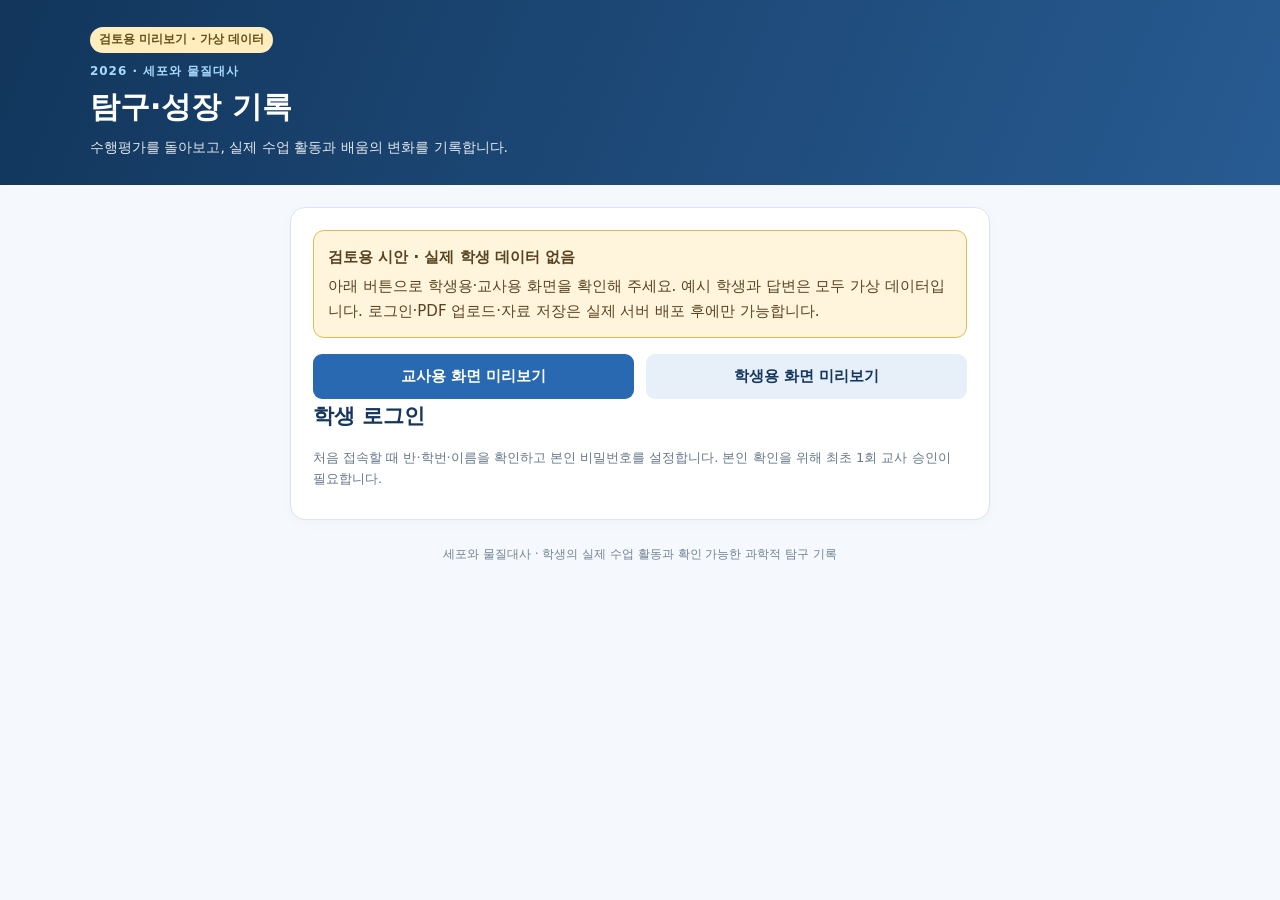
<file: cell-metabolism-preview/index.html>
<!DOCTYPE html>
<html lang="ko"><head><base target="_top"><meta charset="utf-8">
<meta name="viewport" content="width=device-width, initial-scale=1">
<style>
:root{--navy:#15375e;--blue:#2869b2;--cyan:#e9f5ff;--ink:#1e3147;--muted:#66788b;--line:#dbe5ef;--paper:#f5f8fc;--danger:#ab3850;--green:#1b7965}
*{box-sizing:border-box}body{margin:0;background:var(--paper);color:var(--ink);font:15px/1.65 'Malgun Gothic','맑은 고딕',system-ui,sans-serif}header{background:linear-gradient(112deg,#12365c,#285b92);color:white;padding:26px 20px}header .wrap{max-width:1100px;margin:auto}header h1{font-size:clamp(22px,3vw,30px);margin:0 0 5px;font-weight:800}header p{margin:0;opacity:.88;font-size:14px}main{max-width:1100px;margin:22px auto;padding:0 16px 55px}.panel{background:white;border:1px solid var(--line);border-radius:15px;padding:22px;margin:0 0 17px;box-shadow:0 3px 13px #15375e07}h2{font-size:21px;margin:0 0 13px;color:var(--navy)}h3{font-size:17px;margin:0 0 10px;color:var(--navy)}p{margin:7px 0}.muted,.help{color:var(--muted);font-size:13px}.required{font-weight:700;color:var(--danger)}.eyebrow{font-size:12px;color:#2c75a7;font-weight:800;letter-spacing:.08em}.row{display:flex;gap:12px;align-items:center;flex-wrap:wrap}.grid2{display:grid;grid-template-columns:1fr 1fr;gap:16px}.field{margin:13px 0}.field label{display:block;font-weight:700;margin:0 0 6px}input,select,textarea{width:100%;padding:11px 12px;border:1px solid #bacadb;border-radius:9px;background:#fff;font:inherit;color:var(--ink)}textarea{min-height:90px;resize:vertical}input:focus,select:focus,textarea:focus{outline:2px solid #9cc9ff;border-color:#347cb8}.btn{border:0;border-radius:9px;background:#e7f0f8;color:var(--navy);font:inherit;font-weight:700;cursor:pointer;padding:10px 16px;transition:.14s}.btn:hover{filter:brightness(.97)}.btn.primary{background:var(--blue);color:white}.btn.dark{background:var(--navy);color:#fff}.btn.danger{background:#fff0f2;color:var(--danger)}.btn:disabled{cursor:wait;opacity:.6}.btn.small{font-size:12px;padding:6px 10px}.status{padding:10px 13px;border-radius:9px;background:#edf4fa;font-size:13px;margin:10px 0}.status.error{color:#9c2b42;background:#fff0f3}.status.good{color:#14694d;background:#e9faf3}.notice{background:#eef6ff;border-left:4px solid #4c8dc9;padding:11px 13px;border-radius:6px;font-size:14px}.warn{background:#fff8ea;border-left:4px solid #d69b32;padding:10px 13px;border-radius:5px;font-size:13px}.top-actions{display:flex;gap:8px;justify-content:flex-end;align-items:center}.tag{display:inline-block;padding:3px 9px;border-radius:18px;background:#eaf3fc;color:#244d76;font-size:12px;font-weight:700}.section-number{color:var(--blue);font-size:13px;font-weight:800;margin:0 0 5px}.pdf-frame{display:none;width:100%;height:min(74vh,740px);border:1px solid #cedae7;border-radius:10px;background:#fafafa;margin:14px 0}.split-note{padding:10px 12px;border-radius:9px;background:#fff6e8;font-size:13px;color:#775323}.center{text-align:center}.hide{display:none !important}.sticky-save{position:sticky;bottom:10px;display:flex;justify-content:space-between;align-items:center;gap:12px;background:white;box-shadow:0 5px 24px #173b6b24;border:1px solid #cbdce8;padding:11px 14px;border-radius:13px;z-index:5}.table-wrap{overflow:auto;max-height:550px;border:1px solid var(--line);border-radius:10px}table{border-collapse:collapse;width:100%;min-width:750px;font-size:13px}th,td{padding:10px;border-bottom:1px solid var(--line);text-align:left;white-space:nowrap;vertical-align:top}th{position:sticky;top:0;background:#ebf3fa;color:var(--navy)}tr:hover td{background:#f8fbfd}td .btn{padding:5px 9px}.detail-text{background:#f6f9fd;border:1px solid #e0eaf2;border-radius:9px;padding:12px;white-space:pre-wrap;word-break:break-word;min-height:30px;margin:6px 0 12px}.rule{border:0;border-top:1px solid var(--line);margin:20px 0}.meter{font-size:12px;color:var(--muted);margin-top:5px}footer{text-align:center;color:#718394;font-size:12px;margin-top:25px}
@media(max-width:680px){.grid2{grid-template-columns:1fr}.panel{padding:16px}.sticky-save{align-items:stretch;flex-direction:column}.sticky-save .row .btn{flex:1}.pdf-frame{height:460px}h2{font-size:19px}main{margin:15px auto}.top-actions{justify-content:space-between}}

.copy-area{min-height:230px;width:100%;white-space:pre-wrap;font-size:13px;line-height:1.55;resize:vertical;background:#fafdff}.compact-card{background:#f4f8fc;border:1px solid #dbe7f4;border-radius:10px;padding:13px;margin:12px 0}.compact-card b{color:#1c4b79}.inline-check{display:flex;gap:7px;align-items:center;font-size:13px;color:#4c6075}.inline-check input{width:auto}.mini-summary{display:grid;grid-template-columns:1fr 1fr;gap:9px}.mini-summary div{border:1px solid #e2ebf4;border-radius:9px;padding:10px;background:#f7fafd;white-space:pre-wrap;word-break:break-word;font-size:13px}.mini-summary b{display:block;color:#215785;margin-bottom:4px}@media(max-width:680px){.mini-summary{grid-template-columns:1fr}}

.preview-mode #identityPane,.preview-mode #rememberedPane,.preview-mode #teacherLoginArea,.preview-mode #loginView>.row,.preview-mode #loginView>#loginMsg{display:none!important}
.preview-callout{background:#fff5dc;border:1px solid #e6b857;border-radius:11px;padding:14px;margin-bottom:16px;color:#584321}.preview-callout b{display:block;margin-bottom:4px}.preview-controls{display:flex;gap:12px;flex-wrap:wrap}.preview-controls button{flex:1;min-width:150px}.preview-mode #scanUploadPanel{display:none!important}
</style></head><body class="preview-mode">
<header><div class="wrap"><div class="tag" style="background:#ffedbd;color:#665019;margin-bottom:9px">검토용 미리보기 · 가상 데이터</div><div class="eyebrow" style="color:#a8dafd">2026 · 세포와 물질대사</div><h1>탐구·성장 기록</h1><p>수행평가를 돌아보고, 실제 수업 활동과 배움의 변화를 기록합니다.</p></div></header>
<main>
<section id="loginView" class="panel" style="max-width:700px;margin-left:auto;margin-right:auto">
 <div class="preview-callout"><b>검토용 시안 · 실제 학생 데이터 없음</b>아래 버튼으로 학생용·교사용 화면을 확인해 주세요. 예시 학생과 답변은 모두 가상 데이터입니다. 로그인·PDF 업로드·자료 저장은 실제 서버 배포 후에만 가능합니다.</div>
 <div class="preview-controls"><button class="btn primary" onclick="openPreviewTeacher()">교사용 화면 미리보기</button><button class="btn" onclick="openPreviewStudent()">학생용 화면 미리보기</button></div>

  <h2>학생 로그인</h2><p class="muted">처음 접속할 때 반·학번·이름을 확인하고 본인 비밀번호를 설정합니다. 본인 확인을 위해 최초 1회 교사 승인이 필요합니다.</p>
  <div id="rememberedPane" class="hide">
    <div class="notice"><b id="rememberedLabel"></b><p class="help" style="margin:4px 0 0">이 기기에서는 비밀번호만 입력하면 됩니다. 비밀번호는 기기에 저장하지 않습니다.</p></div>
    <div class="field"><label for="quickPassword">비밀번호</label><input id="quickPassword" type="password" autocomplete="current-password" placeholder="설정한 비밀번호" onkeydown="if(event.key==='Enter')loginStudent()"></div>
    <div class="row"><button class="btn primary" onclick="loginStudent()">로그인</button><button class="btn" onclick="switchStudent()">다른 학생 / 새 기기</button></div>
  </div>
  <div id="identityPane">
    <div class="grid2"><div class="field"><label for="loginGroup">수업반</label><select id="loginGroup"><option value="">반 선택</option><option value="2-1">2-1</option><option value="2-2">2-2</option><option value="2-3">2-3</option></select></div><div class="field"><label for="loginId">학번 (5자리)</label><input id="loginId" maxlength="5" inputmode="numeric" placeholder="예: 20000"></div></div>
    <div class="field"><label for="loginName">이름</label><input id="loginName" placeholder="학생 명단의 이름 그대로 입력"></div>
    <div class="row" style="margin:14px 0"><button id="newModeBtn" class="btn primary" onclick="setAccountMode('register')">처음 접속 · 비밀번호 설정</button><button id="oldModeBtn" class="btn" onclick="setAccountMode('login')">이미 비밀번호가 있어요</button></div>
    <div id="registerPane"><p class="help">영문과 숫자를 포함한 10자 이상으로 설정하세요. 교사 승인 전에는 원본 PDF와 작성 내용을 열람할 수 없습니다.</p>
      <div class="grid2"><div class="field"><label for="newPassword">새 비밀번호</label><input id="newPassword" type="password" autocomplete="new-password" placeholder="영문+숫자 10자 이상"></div><div class="field"><label for="newPasswordConfirm">비밀번호 확인</label><input id="newPasswordConfirm" type="password" autocomplete="new-password" placeholder="같은 비밀번호 한 번 더"></div></div>
      <button class="btn primary" onclick="registerStudentUi()">비밀번호 설정 신청</button>
    </div>
    <div id="existingPane" class="hide"><div class="field"><label for="existingPassword">기존 비밀번호</label><input id="existingPassword" type="password" autocomplete="current-password" placeholder="설정한 비밀번호" onkeydown="if(event.key==='Enter')loginStudent()"></div><button class="btn primary" onclick="loginStudent()">로그인</button></div>
  </div>
  <div class="row" style="margin-top:14px"><button class="btn small" onclick="toggleAdminLogin()">교사용</button></div>
  <div id="teacherLoginArea" class="hide"><hr class="rule"><h3>교사 로그인</h3><p class="help">Apps Script 최초 실행 로그에 출력된 관리자 비밀번호를 입력합니다.</p><div class="field"><input id="adminPassword" type="password" placeholder="관리자 비밀번호"></div><button class="btn dark" onclick="loginAdmin()">교사 화면 열기</button></div>
  <p class="status" id="loginMsg">본인의 수행평가 원본과 실제 수업 경험을 토대로 작성하세요.</p>
</section>
<section id="studentView" class="hide">
 <div class="top-actions"><span id="studentIdentity" class="tag"></span><button class="btn small" onclick="logout()">로그아웃</button></div>
 <div class="panel"><div class="eyebrow">먼저 확인하세요</div><h2>1. 기존 주제탐구 수행평가 확인</h2>
  <div id="originalTopic" class="notice">내가 직접 작성한 보고서 원본만 확인합니다. 요약본이나 교사 평가 메모는 학생 화면에 표시하지 않습니다.</div><p class="help">스캔본은 수정하지 않고 보존합니다. 사실과 다른 부분은 아래 정정란에만 작성합니다.</p>
  <div class="row"><button id="openScanBtn" class="btn" onclick="openMyScan()">내 수행평가 스캔본 열기</button><button id="closeScanBtn" class="btn small hide" onclick="closeMyScan()">닫기</button></div><p id="scanMessage" class="help"></p><iframe title="내 수행평가 스캔 PDF" id="scanFrame" class="pdf-frame"></iframe>
  <div id="feedbackPanel" class="warn hide"></div>
 </div>
 <div class="panel"><div class="section-number">선택 항목 ①</div><h2>2. 기존 보고서 정정·보완</h2><p class="help">수정할 내용이 없다면 '수정 없음'을 선택하면 됩니다. 기존 보고서를 처음부터 다시 쓰지 마세요.</p>
  <div class="field"><label for="correction">기존 보고서에서 수정할 부분이 있나요?</label><select id="correction" data-field="correction"><option value="없음">수정 없음</option><option value="정정·보완">정정·보완할 내용 있음</option></select></div>
  <div id="correctionFields" class="hide"><div class="field"><label for="original">수정 전 내용(핵심 주장·표현만)</label><textarea id="original" data-field="original" placeholder="기존 보고서의 어떤 주장이 부정확했나요?"></textarea></div>
   <div class="field"><label for="revised">바로잡은 내용</label><textarea id="revised" data-field="revised" placeholder="과학적으로 무엇이 달라졌는지 구체적으로"></textarea></div>
   <div class="field"><label for="correctionEvidence">그렇게 수정한 이유·근거 및 출처</label><textarea id="correctionEvidence" data-field="correctionEvidence" placeholder="교과 개념, 확인한 자료, 출처(제목·링크 등)"></textarea></div></div>
 </div>
 <div class="panel"><div class="section-number">선택 항목 ②</div><h2>3. 추가 탐구</h2><p class="help">보고서가 부족하거나 더 궁금한 점이 생겼을 때만 작성합니다. 기존 주제와 연계된 탐구를 권장하며, 꼭 새 실험을 할 필요는 없습니다.</p>
  <div class="field"><label for="research">추가 탐구를 진행했나요?</label><select id="research" data-field="research"><option value="없음">추가 탐구 없음</option><option value="추가탐구">추가 탐구를 진행함</option></select></div>
  <div id="researchFields" class="hide"><div class="field"><label for="question">새롭게 설정한 탐구 질문</label><textarea id="question" data-field="question" placeholder="예: 기존 보고서에서 설명하지 못한 현상은 무엇인가?"></textarea></div>
   <div class="field"><label for="concept">수업 개념과의 연결</label><textarea id="concept" data-field="concept" placeholder="어떤 세포 구조·물질대사·효소·에너지 개념을 적용했나요?"></textarea></div>
   <div class="field"><label for="method">실제로 사용한 자료·비교 방법</label><textarea id="method" data-field="method" placeholder="비교 대상, 자료 출처, 관찰 또는 분석 방법을 구체적으로"></textarea></div>
   <div class="field"><label for="outcome">확인한 결과와 해석</label><textarea id="outcome" data-field="outcome" placeholder="근거로 뒷받침되는 결론은 무엇인가요?"></textarea></div>
   <div class="field"><label for="limits">탐구의 한계·후속 질문 (권장)</label><textarea id="limits" data-field="limits" placeholder="일반화하기 어려운 점, 더 확인하고 싶은 점"></textarea></div>
   <div class="field"><label for="sources">참고한 자료와 출처</label><textarea id="sources" data-field="sources" placeholder="책·논문·사이트 제목 및 저자/URL 등을 기입"></textarea></div>
   <div class="field"><label for="researchUpload">추가 탐구보고서 PDF 첨부 (선택·7MB 이하)</label><input id="researchUpload" type="file" accept="application/pdf,.pdf"><p class="help">새 파일을 올리면 기존 첨부 PDF를 대체합니다. 텍스트를 임시저장한 뒤 첨부하세요.</p><div class="row"><button class="btn" onclick="uploadResearch()">PDF 첨부 / 교체</button><span class="tag" id="researchFileState">첨부 없음</span></div></div>
  </div>
 </div>
 <div class="panel"><div class="section-number">필수 기록 ①</div><h2>4. 가장 의미 있었던 수업 활동 한 가지</h2><p class="notice">여러 활동을 나열하기보다 <b>내가 실제로 한 행동 → 관찰·분석한 근거 → 배운 점</b>을 한 가지 사례로 보여주세요.</p>
  <div class="field"><label for="activityType">활동 선택 <span class="required">*</span></label><select id="activityType" data-field="activityType"><option value="">선택하세요</option><option>현미경 관찰·세포 크기</option><option>세포 구조·생체 분자 학습</option><option>효소 작용 탐구·실험</option><option>세포호흡·ATP 개념 탐구</option><option>광합성 개념·고전 실험 분석</option><option>효모 가상실험·자료 분석</option><option>모둠 토론·발표·질문</option><option>기타 수업 활동</option></select></div>
  <div class="field"><label for="activityDetail">그때 무엇을 했나요? <span class="required">*</span></label><textarea id="activityDetail" data-field="activityDetail" placeholder="언제·어떤 문제나 활동이었는지, 구체적인 장면 중심으로"></textarea></div>
  <div class="field"><label for="activityRole">내가 직접 맡았거나 시도한 일 <span class="required">*</span></label><textarea id="activityRole" data-field="activityRole" placeholder="내 질문, 모둠에서 맡은 역할, 오류 수정, 자료 비교 등"></textarea></div>
  <div class="field"><label for="activityEvidence">그 결과 확인한 사실·증거 <span class="required">*</span></label><textarea id="activityEvidence" data-field="activityEvidence" placeholder="측정값, 관찰 결과, 그래프, 발표 내용, 근거 자료 등 (실제로 한 내용만)"></textarea></div>
 </div>
 <div class="panel"><div class="section-number">필수 기록 ②</div><h2>5. 내 생각이나 탐구 역량이 어떻게 달라졌나요?</h2><p class="help">'과학적 사고력이 향상되었다'는 평가보다 이전과 이후의 차이를 구체적으로 적어 주세요.</p>
  <div class="field"><label for="before">처음에는 어떻게 생각했거나 무엇이 어려웠나요? <span class="required">*</span></label><textarea id="before" data-field="before" placeholder="탐구 전의 오개념, 해결하기 어려웠던 문제, 처음의 예상"></textarea></div>
  <div class="field"><label for="after">이제 무엇을 더 정확하게 설명하거나 할 수 있나요? <span class="required">*</span></label><textarea id="after" data-field="after" placeholder="수정한 이해, 새로 던진 질문, 실제로 달라진 분석 방식"></textarea></div>
  <div class="field"><label for="growthEvidence">그 변화가 드러난 장면 (선택)</label><textarea id="growthEvidence" data-field="growthEvidence" placeholder="자료 재해석, 실험 계획 수정, 질문의 변화 등"></textarea></div>
 </div>
 <div class="panel"><div class="section-number">필수 기록 ③</div><h2>6. 관심 분야와 수업의 연결</h2>
  <div class="field"><label for="career">현재 관심 있는 진로·분야 <span class="required">*</span></label><input id="career" data-field="career" placeholder="예: 생명공학 / 운동과학 / 아직 탐색 중"></div>
  <div class="field"><label for="careerLink">이 수업과 연결되는 점 (선택)</label><textarea id="careerLink" data-field="careerLink" placeholder="억지로 진로에 연결하지 않아도 됩니다. 구체적인 이유가 있으면 작성하세요."></textarea></div>
  <div class="field"><label for="note">교사에게 추가로 알릴 사실 (선택)</label><textarea id="note" data-field="note" placeholder="다른 기록에 없는 내용만 작성 (동일 내용 반복 금지)"></textarea></div>
  <div class="warn">생활기록부는 교사가 수업에서 관찰한 활동과 제출 자료를 종합하여 작성합니다. 학생이 쓴 내용이 모두 그대로 기재되는 것은 아닙니다. 실천하지 않은 활동이나 확인하지 않은 결과를 만들어 쓰지 마세요.</div>
 </div>
 <div class="sticky-save"><div><b id="saveFlag">작성 중</b><div class="help" id="saveTime">입력 후 잠시 지나면 자동 임시저장됩니다.</div></div><div class="row"><button class="btn" onclick="saveStudent(false)">임시저장</button><button class="btn primary" onclick="finalSubmit()">최종제출 / 재제출</button></div></div>
</section>
<section id="adminView" class="hide">
 <div class="top-actions"><b class="tag">교사용 검토</b><button class="btn small" onclick="logout()">로그아웃</button></div>
 <div class="panel"><h2>제출 현황</h2><div class="row" id="stats"></div><p class="help">원래 분석 시트는 변경하지 않습니다. 학생이 제출한 진술은 교사가 확인한 자료에 근거하여 판단해야 합니다.</p>
  <div class="row"><button class="btn" onclick="refreshAdmin()">목록 새로고침</button><button class="btn" onclick="exportAccountList()">학생 인증현황 CSV</button><button class="btn" onclick="exportRecords()">전체 기록 CSV</button><a id="dbLink" target="_blank" rel="noopener" style="color:#2869b2">앱 데이터 시트</a></div>
  <div class="grid2"><div class="field"><label for="filter">학생 검색</label><input id="filter" placeholder="학번·이름·기존 주제 검색" oninput="drawTable()"></div><div class="field"><label for="statusFilter">상태별 보기</label><select id="statusFilter" onchange="drawTable()"><option value="">전체</option><option value="미작성">미작성</option><option value="임시저장">임시저장</option><option value="최종제출">최종제출</option><option value="보완 요청">보완 요청</option><option value="승인 대기">승인 대기</option><option value="미등록">미등록</option></select></div></div>
  <div class="table-wrap"><table><thead><tr><th>반</th><th>학번</th><th>이름</th><th>로그인 인증</th><th>수행평가</th><th>제출</th><th>보완·추가</th><th>교사 검토</th><th>보기</th></tr></thead><tbody id="studentRows"></tbody></table></div>
 </div>

 <div class="panel" id="portfolioExportPanel"><div class="eyebrow">교사 전용 · 생기부 기초자료</div><h2>학생별 핵심 기록 모아보기 · 복사</h2>
  <p class="help">학생 진술과 교사의 기존 메모를 항목별로 정리합니다. 인공지능이 과학적 정확성을 검증하거나 실제 참여를 인정한 결과는 아닙니다. 학생의 신원과 보고서 원본을 확인한 뒤 사용해 주세요.</p>
  <div class="grid2"><div class="field"><label for="packetClass">복사할 학급</label><select id="packetClass"><option value="2-1">2-1반</option><option value="2-2">2-2반</option><option value="2-3">2-3반</option><option value="">전체 학급</option></select></div>
   <div class="field"><label for="packetMode">출력 방식</label><select id="packetMode"><option value="brief">핵심 내용 요약 (기본)</option><option value="full">제출 내용 전체 (검토용)</option></select></div></div>
  <div class="row"><label class="inline-check"><input type="checkbox" id="packetSubmitted" checked> 최종 제출자만</label><label class="inline-check"><input type="checkbox" id="packetNames"> 이름 포함 (기본은 학번만)</label></div>
  <div class="row" style="margin:14px 0"><button class="btn primary" onclick="previewPackets()">선택 학급 자료 불러오기</button><button class="btn" onclick="copyPackets()">ChatGPT용 자료 복사</button><button class="btn" onclick="downloadPackets()">텍스트 저장</button></div>
  <p class="status" id="packetStatus">학급을 선택하고 ‘자료 불러오기’를 누르세요. 미제출자는 기본적으로 제외됩니다.</p>
  <div class="field"><label for="packetPreview">복사할 내용 미리보기 · 직접 수정 가능</label><textarea id="packetPreview" class="copy-area" placeholder="학생들이 제출한 자료를 교사 계정에서 불러오면 여기에 표시됩니다."></textarea></div>
  <p class="warn">외부 AI에 붙여넣기 전 학교 개인정보 처리 기준을 확인하세요. 이름은 기본적으로 제외되며, 학번도 필요에 따라 가명으로 바꿔 사용할 수 있습니다. 원본 PDF와 비밀번호는 복사되지 않습니다.</p>
 </div>
 <div id="scanUploadPanel" class="panel"><h3>학생별 PDF 스캔본 연결</h3><p class="help">합쳐진 반별 PDF는 그대로 공유하지 마세요. 학생별 2쪽 PDF로 분리해 비공개 Drive 폴더에 올린 다음 연결해야 합니다. 파일 이름은 <b>5자리 학번</b>으로 시작해야 합니다.</p><p><a id="scanFolderLink" target="_blank" rel="noopener">앱의 비공개 스캔 폴더 열기</a></p>
  <div class="row"><input id="scanFolderId" style="flex:1;min-width:220px" placeholder="학생별 PDF가 있는 Drive 폴더 주소 또는 ID"><button class="btn" onclick="linkScanFolder()">폴더의 PDF 일괄 연결</button></div><p class="help" id="folderMsg"></p>
 </div>
 <div id="adminDetailView" class="panel hide"></div>
</section>
<footer>세포와 물질대사 · 학생의 실제 수업 활동과 확인 가능한 과학적 탐구 기록</footer>
</main>
<script>
const $=id=>document.getElementById(id);
const state={role:'',token:'',student:null,rows:[],selected:'',data:null,busy:false,dirty:false,timer:null,pdfUrl:'',remembered:null,mode:'register'};
const IDENTITY_KEY='cellapp_last_identity_v2';
const FIELDS=['correction','original','revised','correctionEvidence','research','question','concept','method','outcome','limits','sources','researchFileId','activityType','activityDetail','activityRole','activityEvidence','before','after','growthEvidence','career','careerLink','note'];
const EXCLUDE=['researchFileId'];
const el=(v)=>String(v??'').replace(/&/g,'&amp;').replace(/</g,'&lt;').replace(/>/g,'&gt;').replace(/"/g,'&quot;').replace(/'/g,'&#39;');

const SAMPLE_RECORDS = [
 {id:'20000',name:'가상학생 A',group:'2-1',topic:'빛의 세기와 탄소 고정의 관계',review:'확인 전',memo:'교사의 예시 점검 메모: 광합성속도와 탄소 고정속도 용어 구분 필요',feedback:'명반응과 탄소 고정 반응의 관계를 근거와 연결해 설명할 것',answer:{submitted:true,submittedAt:'2026-11-09',savedAt:'2026-11-09',research:'추가탐구',question:'빛의 세기가 높아지면 탄소 고정 속도는 계속 증가할까?',concept:'명반응에서 생성된 ATP와 NADPH가 탄소 고정에 활용됨을 조사함.',method:'교과서 자료와 공개된 광합성 속도 그래프의 변인과 측정값 비교.',outcome:'일정 이상의 빛에서는 다른 요인이 제한 요인이 될 수 있음을 그래프를 통해 해석함.',limits:'측정 조건과 광합성속도 정의를 더 확인할 필요가 있음.',sources:'공개 교과서 자료(가상)',activityType:'그래프 분석',activityDetail:'광합성 반응 단계와 빛의 세기를 변인으로 하는 그래프를 분석함.',activityRole:'독립변인과 종속변인을 구분하고 조별 설명을 준비함.',activityEvidence:'자료의 증가·평탄 구간을 표시하고 해석을 발표함.',before:'빛이 증가하면 광합성 속도가 계속 증가할 것이라 예상함.',after:'다른 제한 요인에 의해 증가가 둔화될 수 있음을 이해함.',career:'생명과학',careerLink:'광합성 효율 개선과 연계하여 생각함.'}},
 {id:'20001',name:'가상학생 B',group:'2-1',topic:'효소 활성과 온도의 관계',review:'확인 완료',memo:'교사의 예시 점검 메모: 최적 온도와 단백질 변성 구별',feedback:'',answer:{submitted:true,submittedAt:'2026-11-09',savedAt:'2026-11-09',research:'없음',activityType:'탐구 설계',activityDetail:'효소의 활성에 미치는 온도의 영향을 탐구하기 위한 실험 변인을 구분함.',activityRole:'통제 변인을 정리하고 실험 결과 표를 작성함.',activityEvidence:'조건별 측정값을 그래프로 나타냄.',before:'효소는 온도가 높을수록 늘 빨라진다고 생각함.',after:'최적 온도 이후 활성 감소를 단백질 구조 변화와 연결해 설명함.',career:'의생명',careerLink:'인체 내 효소의 기능과 연계함.'}},
 {id:'20002',name:'가상학생 C',group:'2-2',topic:'세포 호흡과 발효의 차이',review:'보완 요청',memo:'교사의 예시 점검 메모: 발효 산물의 차이와 NAD+ 재생 역할',feedback:'ATP 생성과 NAD+ 재생의 과정을 구분해 볼 것',answer:{submitted:false,savedAt:'2026-11-09',activityType:'탐구 토의',activityDetail:'산소 유무에 따른 효모의 에너지 대사 과정을 토의함.',activityRole:'모둠에서 자료를 정리함.',activityEvidence:'실험에서 발생한 기체를 관찰함.',before:'발효는 ATP가 전혀 생성되지 않는다고 이해함.',after:'해당과정과 발효의 관계를 다시 정리함.',career:'생명공학'}},
 {id:'20003',name:'가상학생 D',group:'2-3',topic:'엽록체 구조와 광합성',review:'확인 전',memo:'',feedback:'',answer:{submitted:true,savedAt:'2026-11-09',activityType:'모형 제작',activityDetail:'엽록체 내부 구조를 구분하여 타이라코이드와 스트로마의 차이를 표현함.',activityRole:'모형의 구조와 기능 설명을 담당함.',activityEvidence:'구조별 기능을 학습지에 작성함.',before:'모든 광합성 반응이 같은 공간에서 일어난다고 생각함.',after:'반응 단계별 위치와 물질 흐름을 구분함.',career:'교육',careerLink:'모형으로 과학 개념을 전달하는 방법을 생각함.'}}
];
const SAMPLE = SAMPLE_RECORDS;
function sampleRow(r){return {id:r.id,name:r.name,group:r.group,topic:r.topic,scan:false,accountStatus:'승인 완료',review:r.review,feedback:r.feedback,hasAnswer:!!r.answer,submitted:!!r.answer?.submitted,research:r.answer?.research==='추가탐구',correction:!!r.answer?.revised,savedAt:r.answer?.savedAt||''};}
function mockCall(name,...args){
 if(name==='adminDashboard')return {students:SAMPLE.map(sampleRow),dbUrl:'#',scanFolderUrl:'#',total:SAMPLE.length};
 if(name==='adminRecordPackets')return {records:SAMPLE.filter(r=>(!args[1]||r.group===args[1])&&(!args[2]||r.answer?.submitted)).map(r=>({...r,hasAnswer:!!r.answer,scan:false,submitted:!!r.answer?.submitted})),count:SAMPLE.length};
 if(name==='adminDetail'){const r=SAMPLE.find(s=>s.id===args[1]);if(!r)throw Error('해당 예시 학생이 없습니다');return {...r,hasAnswer:!!r.answer,scan:false,accountStatus:'승인 완료'};}
 if(name==='myData'){const r=SAMPLE[0];return {id:r.id,name:r.name,group:r.group,topic:r.topic,hasScan:false,feedback:r.feedback,review:r.review,answer:r.answer};}
 if(name==='saveRecord'){SAMPLE[0].answer={...SAMPLE[0].answer,...args[1],submitted:args[2]||SAMPLE[0].answer.submitted,savedAt:new Date().toISOString()};return {savedAt:SAMPLE[0].answer.savedAt,submitted:!!SAMPLE[0].answer.submitted};}
 if(name==='adminReview'){const r=SAMPLE.find(s=>s.id===args[1]);r.review=args[2];r.feedback=args[3];return {ok:true};}
 if(name==='adminUpdateName'){SAMPLE.find(s=>s.id===args[1]).name=args[2];return {ok:true};}
 if(name==='adminSetAccountStatus'||name==='adminResetStudentPassword')return {ok:true};
 if(name==='adminLinkScanFolder')return {connected:0,unresolved:SAMPLE.length,duplicates:[]};
 if(name==='adminLogin')return {token:'preview'};
 throw Error('검토용 시안에서는 이 기능이 연결되지 않습니다. 실제 학생 자료는 저장하지 않습니다.');
}
async function openPreviewTeacher(){state.token='preview';state.role='admin';await refreshAdmin();}
async function openPreviewStudent(){state.token='preview';state.role='student';await loadStudent();}

function call(name,...args){return Promise.resolve().then(()=>mockCall(name,...args));}
function toast(text,error=false,view='loginMsg'){const x=$(view);if(!x)return;x.textContent=text;x.className='status'+(error?' error':'');}
function toggleAdminLogin(){$('teacherLoginArea').classList.toggle('hide');}
function show(role){['loginView','studentView','adminView'].forEach(id=>$(id).classList.toggle('hide',id!==({login:'loginView',student:'studentView',admin:'adminView'}[role])));window.scrollTo(0,0);}
function logout(){clearTimeout(state.timer);closeMyScan();Object.assign(state,{role:'',token:'',student:null,rows:[],selected:'',data:null,busy:false,dirty:false});sessionStorage.removeItem('cellapp_session');show('login');}
function identityFromForm(){return {group:$('loginGroup').value,id:$('loginId').value.trim(),name:$('loginName').value.trim()};}
function rememberIdentity(obj){const v={group:obj.group,id:obj.id,name:obj.name};localStorage.setItem(IDENTITY_KEY,JSON.stringify(v));state.remembered=v;renderRemembered();}
function renderRemembered(){const has=!!state.remembered;$('rememberedPane').classList.toggle('hide',!has);$('identityPane').classList.toggle('hide',has);if(has)$('rememberedLabel').textContent=state.remembered.group+' · '+state.remembered.id+' '+state.remembered.name;}
function switchStudent(){state.remembered=null;localStorage.removeItem(IDENTITY_KEY);renderRemembered();toast('반·학번·이름을 입력하세요.');}
function setAccountMode(mode){state.mode=mode;$('registerPane').classList.toggle('hide',mode!=='register');$('existingPane').classList.toggle('hide',mode!=='login');$('newModeBtn').classList.toggle('primary',mode==='register');$('oldModeBtn').classList.toggle('primary',mode==='login');}
async function registerStudentUi(){try{
 const id=identityFromForm(),pw=$('newPassword').value;
 if(pw!==$('newPasswordConfirm').value)throw Error('비밀번호 확인이 일치하지 않습니다.');
 if(!confirm('반·학번·이름을 확인했나요? 비밀번호 설정 후 교사의 최초 승인을 받아야 로그인할 수 있습니다.'))return;
 toast('비밀번호 설정 신청 중...');
 const r=await call('registerStudent',id.group,id.id,id.name,pw);
 $('newPassword').value='';$('newPasswordConfirm').value='';rememberIdentity(id);
 toast('비밀번호 설정 신청이 완료되었습니다. 교사 승인 후 비밀번호만 입력하여 로그인하세요.');
}catch(e){toast(e.message,true);}}
async function loginStudent(){try{
 const known=!!state.remembered,who=known?state.remembered:identityFromForm();
 const pass=known?$('quickPassword').value:$('existingPassword').value;
 toast('로그인 확인 중...');
 const r=await call('studentLogin',who.group,who.id,who.name,pass);
 if(known)$('quickPassword').value='';else $('existingPassword').value='';
 rememberIdentity(who);state.token=r.token;state.role='student';
 sessionStorage.setItem('cellapp_session',JSON.stringify({token:r.token,role:'student'}));await loadStudent();
}catch(e){toast(e.message,true);}}

async function loginAdmin(){try{toast('관리자 인증 중...');const r=await call('adminLogin',$('adminPassword').value);state.token=r.token;state.role='admin';sessionStorage.setItem('cellapp_session',JSON.stringify({token:r.token,role:'admin'}));await refreshAdmin();}catch(e){toast(e.message,true);}}
async function loadStudent(){state.student=await call('myData',state.token);const s=state.student;show('student');$('studentIdentity').textContent=s.group+' · '+s.id+' '+s.name;$('originalTopic').textContent='학생별 원본 스캔본을 확인하고 필요한 부분만 정정하세요. 다른 학생의 보고서는 열람할 수 없습니다.';$('openScanBtn').disabled=!s.hasScan;$('scanMessage').textContent=s.hasScan?'학생별 PDF가 연결되어 있습니다. 아래 버튼으로 확인하세요.':'개인별 스캔 PDF 연결 전입니다. 교사가 연결하면 열람할 수 있습니다.';
 $('feedbackPanel').classList.toggle('hide',!s.feedback);$('feedbackPanel').textContent=s.feedback?'교사 피드백 ['+s.review+']: '+s.feedback:'';
 FIELDS.forEach(f=>{const x=$(f);if(x&&x.dataset.field!==undefined)x.value=s.answer[f]??((f==='correction'||f==='research')?'없음':'');});
 $('researchFileState').textContent=s.answer.researchFileId?'첨부 PDF 있음':'첨부 없음';showConditional();state.dirty=false;state.busy=false;$('saveFlag').textContent=s.answer.submitted?'최종제출된 기록 · 수정 가능':'작성 중';$('saveTime').textContent=s.answer.savedAt?'마지막 저장: '+fmt(s.answer.savedAt):'입력 후 자동 임시저장됩니다.';}
function showConditional(){$('correctionFields').classList.toggle('hide',$('correction').value!=='정정·보완');$('researchFields').classList.toggle('hide',$('research').value!=='추가탐구');}
function formData(){const d={};FIELDS.forEach(f=>{if(!EXCLUDE.includes(f)&&$(f))d[f]=$(f).value;});return d;}
function onEdit(){showConditional();state.dirty=true;$('saveFlag').textContent='저장되지 않은 변경';clearTimeout(state.timer);state.timer=setTimeout(()=>saveStudent(false,true),2200);}
async function saveStudent(submit=false,automatic=false){if(state.busy){if(!automatic)alert('이전 저장이 진행 중입니다. 다시 눌러 주세요.');return;}clearTimeout(state.timer);const data=formData();state.busy=true;$('saveFlag').textContent='저장 중...';const snapshot=JSON.stringify(data);
 try{const r=await call('saveRecord',state.token,data,submit);state.dirty=JSON.stringify(formData())!==snapshot;$('saveFlag').textContent=r.submitted?'최종제출 완료':'임시저장 완료';$('saveTime').textContent='저장: '+fmt(r.savedAt);if(submit)alert('최종 제출되었습니다. 이후에도 수정할 수 있으며, 변경사항은 교사가 다시 확인할 수 있습니다.');}
 catch(e){state.dirty=true;$('saveFlag').textContent='저장 실패';$('saveTime').textContent=e.message;if(!automatic)alert(e.message);}
 finally{state.busy=false;if(state.dirty)state.timer=setTimeout(()=>saveStudent(false,true),2500);}}
function finalSubmit(){if(!confirm('실제로 참여한 활동과 근거만 작성했는지 확인했나요? 최종 제출 후에도 수정은 가능합니다.'))return;saveStudent(true);}
function fmt(s){if(!s)return'';try{return new Date(s).toLocaleString('ko-KR')}catch(e){return s}}
async function openMyScan(){try{$('scanMessage').textContent='스캔본을 불러오고 있습니다.';const pdf=await call('getMyScan',state.token);const binary=atob(pdf.base64);const bytes=new Uint8Array(binary.length);for(let i=0;i<binary.length;i++)bytes[i]=binary.charCodeAt(i);closeMyScan();state.pdfUrl=URL.createObjectURL(new Blob([bytes],{type:'application/pdf'}));$('scanFrame').src=state.pdfUrl;$('scanFrame').style.display='block';$('closeScanBtn').classList.remove('hide');$('scanMessage').textContent=pdf.filename+' · 개인별 수행평가 스캔본';}catch(e){$('scanMessage').textContent=e.message;alert(e.message)}}
function closeMyScan(){if($('scanFrame')){$('scanFrame').src='about:blank';$('scanFrame').style.display='none';$('closeScanBtn').classList.add('hide');}if(state.pdfUrl){URL.revokeObjectURL(state.pdfUrl);state.pdfUrl='';}}
function readPdf(file){return new Promise((resolve,reject)=>{if(!file){reject(Error('PDF를 먼저 선택하세요.'));return;}if(file.size>7*1024*1024){reject(Error('파일은 7MB 이하여야 합니다.'));return;}if(!file.name.toLowerCase().endsWith('.pdf')){reject(Error('PDF만 가능합니다.'));return;}const reader=new FileReader();reader.onload=()=>resolve({name:file.name,mime:'application/pdf',base64:String(reader.result).split(',')[1]});reader.onerror=()=>reject(Error('파일 읽기에 실패했습니다.'));reader.readAsDataURL(file);});}
async function uploadResearch(){try{if($('research').value!=='추가탐구')throw Error('추가 탐구를 선택한 경우에만 첨부할 수 있습니다.');const f=$('researchUpload').files[0];if(!f)throw Error('PDF 파일을 선택하세요.');if(!confirm('기존에 첨부한 보고서가 있다면 새 파일로 교체됩니다. 계속할까요?'))return;await saveStudent(false);const data=await readPdf(f);$('researchFileState').textContent='업로드 중...';const r=await call('uploadResearchPdf',state.token,data);$('researchFileState').textContent='첨부 완료: '+r.filename;alert('추가 탐구보고서를 첨부했습니다.');}catch(e){$('researchFileState').textContent='첨부 오류';alert(e.message);}}
function summaryStat(v,text){return '<span class="tag">'+el(text)+': '+v+'</span>';}
async function refreshAdmin(){try{state.data=await call('adminDashboard',state.token);state.rows=state.data.students;show('admin');$('stats').innerHTML=summaryStat(state.rows.length,'전체')+summaryStat(state.rows.filter(r=>r.submitted).length,'최종제출')+summaryStat(state.rows.filter(r=>r.hasAnswer&&!r.submitted).length,'임시저장')+summaryStat(state.rows.filter(r=>r.research).length,'추가탐구')+summaryStat(state.rows.filter(r=>r.scan).length,'스캔연결')+summaryStat(state.rows.filter(r=>r.accountStatus==='승인 대기').length,'승인 대기');$('dbLink').href='#';$('scanFolderLink').href='#';$('dbLink').style.display='none';drawTable();if(state.selected)await showDetail(state.selected);}catch(e){alert(e.message);logout();}}
function drawTable(){if(!state.rows.length)return;
const q=$('filter').value.trim(),flag=$('statusFilter').value;
const matches=state.rows.filter(r=>{const hit=(r.id+r.name+r.topic).includes(q);const f=!flag||(flag==='미작성'&&!r.hasAnswer)||(flag==='임시저장'&&r.hasAnswer&&!r.submitted)||(flag==='최종제출'&&r.submitted)||(flag==='보완 요청'&&r.review==='보완 요청')||(flag==='승인 대기'&&r.accountStatus==='승인 대기')||(flag==='미등록'&&r.accountStatus==='미등록');return hit&&f;});
$('studentRows').innerHTML=matches.map(r=>'<tr><td>'+el(r.group)+'</td><td>'+el(r.id)+'</td><td>'+el(r.name)+'</td><td>'+el(r.accountStatus)+'</td><td>'+(r.scan?'연결':'미연결')+'</td><td>'+(r.submitted?'최종제출':r.hasAnswer?'임시저장':'미작성')+'</td><td>'+((r.correction?'정정 ':'')+(r.research?'추가탐구':'' )||'-')+'</td><td>'+el(r.review)+'</td><td><button class="btn small" onclick="showDetail(\''+el(r.id)+'\')">상세</button></td></tr>').join('')||'<tr><td colspan="9">조건에 맞는 학생이 없습니다.</td></tr>';}
function dl(name,head,rows){const q=s=>'"'+String(s??'').replace(/"/g,'""')+'"';const content='\uFEFF'+[head,...rows].map(row=>row.map(q).join(',')).join('\r\n');const url=URL.createObjectURL(new Blob([content],{type:'text/csv;charset=utf-8'}));const a=document.createElement('a');a.href=url;a.download=name;document.body.appendChild(a);a.click();a.remove();setTimeout(()=>URL.revokeObjectURL(url),1000);}

// 교사가 원문을 판단하기 쉽게 하는 규칙 기반 압축 표시. AI가 내용을 추론하지 않습니다.
const PACKET_FIELDS = [
 ['기존 내용 정정','correction'],['정정 후 내용','revised'],['정정 근거','correctionEvidence'],
 ['추가 탐구 질문','question'],['교과 개념 연결','concept'],['탐구 방법','method'],
 ['탐구 결과·해석','outcome'],['탐구 한계','limits'],['탐구 출처','sources'],
 ['수업 활동 유형','activityType'],['구체적 수업 활동','activityDetail'],
 ['본인 역할·시도','activityRole'],['관찰·결과 근거','activityEvidence'],
 ['이전 생각·어려움','before'],['이후의 이해·변화','after'],
 ['성장 근거','growthEvidence'],['관심 진로','career'],['진로 연계','careerLink'],
 ['기타 기록','note']
];
function compactValue(value, full){
 const v=String(value??'').trim();
 if(!v || v==='없음' || v==='해당 없음')return '';
 if(full)return v;
 // 첫 380자까지만 표시하고 원문이 길면 생략 사실을 명시합니다.
 const max=380;
 return v.length>max?v.slice(0,max).trim()+' …[원문 일부 생략 · 교사 확인 필요]':v;
}
function packetText(r, opts={}){
 const a=r.answer||{},full=opts.mode==='full';
 const title='['+r.group+' / '+r.id+(opts.names?' / '+r.name:'')+']';
 const lines=[title,'제출 상태: '+(r.submitted?'최종제출':r.hasAnswer?'임시저장':'미작성'),
 '교사 검토: '+(r.review||'확인 전'),
 '기존 수행평가 주제: '+(r.topic||'미확인')];
 if(r.memo)lines.push('기존 교사용 검토 메모: '+compactValue(r.memo,full));
 PACKET_FIELDS.forEach(([label,key])=>{
  const v=compactValue(a[key],full);
  if(v)lines.push(label+': '+v);
 });
 if(r.feedback)lines.push('학생에게 전달한 교사 피드백: '+compactValue(r.feedback,full));
 if(!r.hasAnswer)lines.push('학생 제출 자료: 아직 없음');
 lines.push('확인 메모: 학생 진술·기존 메모는 교사가 원본 및 실제 관찰과 대조할 것');
 return lines.join('\n');
}
function formatPackets(records,opts){
 return ['[세포와 물질대사 과세특 기초자료 / 교사 검토용]',
  '다음은 학생이 작성한 내용과 기존 교사 메모를 정리한 자료입니다. 사실을 추가하거나 학생의 참여를 추정하지 말고, 확인 가능한 활동과 변화 중심으로 과목별 세부능력 및 특기사항 초안을 작성해 주세요. 과학적 오류 또는 확인이 필요한 주장도 별도로 표시해 주세요.',
  '※ 개인정보·원본 문서 확인 및 최종 서술은 담당 교사의 책임하에 이루어집니다.',
  '총 '+records.length+'명',
  ...records.map(r=>'\n'+packetText(r,opts))].join('\n');
}
let cachedPackets=[];
async function previewPackets(){
 try{
  const group=$('packetClass').value, submittedOnly=$('packetSubmitted').checked;
  $('packetStatus').textContent='교사용 권한으로 기록을 가져오는 중...';
  const result=await call('adminRecordPackets',state.token,group,submittedOnly);
  cachedPackets=result.records||[];
  const opts={names:$('packetNames').checked,mode:$('packetMode').value};
  $('packetPreview').value=formatPackets(cachedPackets,opts);
  $('packetStatus').textContent=(group||'전체')+' · '+cachedPackets.length+'명 · '+(submittedOnly?'최종 제출자만':'미작성 포함')+' / 복사할 내용을 확인해 주세요.';
 }catch(e){$('packetStatus').textContent='가져오기 실패: '+e.message;alert(e.message);}
}
async function clipboardWrite(text){
 if(!text.trim())throw Error('복사할 내용이 없습니다. 먼저 자료를 불러오세요.');
 if(navigator.clipboard && window.isSecureContext){
   try{await navigator.clipboard.writeText(text);return;}catch(e){}
 }
 const ta=document.createElement('textarea');ta.value=text;ta.style.cssText='position:fixed;top:-9999px;left:-9999px;';document.body.appendChild(ta);ta.focus();ta.select();const ok=document.execCommand('copy');ta.remove();if(!ok)throw Error('자동 복사가 제한되어 있습니다. 미리보기 내용을 직접 선택하여 복사해 주세요.');
}
async function copyPackets(){try{await clipboardWrite($('packetPreview').value);$('packetStatus').textContent='복사 완료. 학교의 개인정보 처리 기준에 맞게 확인 후 ChatGPT에 붙여넣으세요.';}catch(e){alert(e.message)}}
function downloadPackets(){
 const content=$('packetPreview').value;
 if(!content.trim()){alert('먼저 자료를 불러오세요.');return;}
 const blob=new Blob(['\uFEFF'+content],{type:'text/plain;charset=utf-8'}),url=URL.createObjectURL(blob);
 const a=document.createElement('a');a.href=url;a.download='세포와물질대사_과세특_기초자료_'+($('packetClass').value||'전체')+'.txt';a.click();setTimeout(()=>URL.revokeObjectURL(url),1000);
}
function detailSummaryHtml(d){
 const a=d.answer||{};
 const cells=[['탐구 주제',d.topic],['수업 활동',a.activityDetail],['본인 역할',a.activityRole],['활동 근거',a.activityEvidence],['추가 탐구',a.question],['탐구 결과',a.outcome],['배움의 변화',a.after],['기존 교사 메모',d.memo]];
 return '<div class="compact-card"><h3>과세특 참고 핵심 요약 <span class="tag">교사 확인 전</span></h3><div class="mini-summary">'+cells.map(([label,v])=>'<div><b>'+el(label)+'</b>'+el(compactValue(v,false)||'입력 없음')+'</div>').join('')+'</div><div class="row" style="margin-top:12px"><button class="btn primary small" onclick="copySinglePacket()">이 학생 내용 복사</button></div></div>';
}
async function copySinglePacket(){
 if(!state.selected){alert('학생을 선택해 주세요.');return;}
 try{
  const d=await call('adminDetail',state.token,state.selected);
  const text=formatPackets([d],{names:$('packetNames').checked,mode:$('packetMode').value});
  await clipboardWrite(text);alert('선택한 학생의 내용이 복사되었습니다.');
 }catch(e){alert(e.message)}
}

function exportAccountList(){dl('학생인증현황_교사용.csv',['반','학번','이름','인증상태','스캔연결'],state.rows.map(r=>[r.group,r.id,r.name,r.accountStatus,r.scan?'예':'아니오']));}
async function exportRecords(){try{const headers=['반','학번','이름','제출','교사검토','기존주제','정정·보완','정정원문','정정내용','정정근거','추가탐구','탐구질문','교과연결','탐구방법','결과·해석','한계','출처','수업활동','활동사례','역할·시도','결과근거','이전생각','달라진이해','변화근거','진로','진로연계','교사참고','첨부PDF_ID','마지막저장'];const out=[];for(const r of state.rows){if(!r.hasAnswer)continue;const d=await call('adminDetail',state.token,r.id),a=d.answer;out.push([r.group,r.id,r.name,r.submitted?'최종제출':'임시저장',r.review,r.topic,a.correction,a.original,a.revised,a.correctionEvidence,a.research,a.question,a.concept,a.method,a.outcome,a.limits,a.sources,a.activityType,a.activityDetail,a.activityRole,a.activityEvidence,a.before,a.after,a.growthEvidence,a.career,a.careerLink,a.note,a.researchFileId,a.savedAt]);}dl('탐구성장기록_전체.csv',headers,out);}catch(e){alert('내보내기 실패: '+e.message)}}
const headings={correction:'기존 내용 정정',original:'수정 전 원문',revised:'바로잡은 내용',correctionEvidence:'수정 근거',research:'추가 탐구',question:'탐구 질문',concept:'교과 연결',method:'탐구 방법',outcome:'결과·해석',limits:'한계',sources:'출처',activityType:'수업 활동',activityDetail:'구체적 활동',activityRole:'나의 역할·시도',activityEvidence:'관찰·결과 근거',before:'이전 생각·어려움',after:'달라진 이해',growthEvidence:'변화의 근거',career:'관심 진로',careerLink:'진로 연계',note:'기타 사항'};
async function showDetail(id){try{state.selected=id;const d=await call('adminDetail',state.token,id),a=d.answer;const fields=Object.keys(headings).filter(k=>a[k]&&a[k]!=='없음').map(k=>'<b>'+el(headings[k])+'</b><div class="detail-text">'+el(a[k])+'</div>').join('');const pdfLink=a.researchFileId?' <a target="_blank" rel="noopener" href="https://drive.google.com/file/d/'+encodeURIComponent(a.researchFileId)+'/view">추가 보고서 PDF 열기 (교사 계정)</a>':'';
 $('adminDetailView').classList.remove('hide');$('adminDetailView').innerHTML='<div class="top-actions"><button class="btn small" onclick="closeDetail()">닫기</button></div>'+detailSummaryHtml(d)+'<h2>'+el(d.id)+' '+el(d.name)+' · '+el(d.group)+'</h2><p><span class="tag">'+el(d.review)+'</span> · '+(a.submitted?'최종제출':'미제출/임시저장')+'</p><div class="notice">기존 수행평가 주제: '+el(d.topic||'미확인')+' · 원본 '+el(d.pages||'쪽수 미입력')+'</div><h3 style="margin-top:22px">기존 교사용 개념 점검·후속탐구 메모</h3><div class="detail-text">'+el(d.memo||'없음')+'</div><h3>학생 작성 기록</h3>'+(fields||'<p class="muted">아직 학생 기록이 없습니다.</p>')+pdfLink+'<hr class="rule"><h3>학생에게 전달할 보완 요청·검토 결과</h3><div class="field"><label for="reviewStatus">상태</label><select id="reviewStatus"><option>확인 전</option><option>보완 요청</option><option>확인 완료</option><option>재검토 필요</option></select></div><div class="field"><label for="reviewFeedback">학생 피드백</label><textarea id="reviewFeedback" placeholder="구체적인 개념 오류, 검증할 근거, 보완할 질문만 적기"></textarea></div><button class="btn primary" onclick="saveReview()">검토 저장</button><hr class="rule"><h3>학생 비밀번호 · 최초 접속 승인</h3><div class="notice">현재 인증 상태: <b>'+el(d.accountStatus)+'</b> · 학생 비밀번호는 교사도 확인할 수 없습니다.</div><div class="row"><button class="btn primary small" onclick="approveStudent()">첫 접속 승인</button><button class="btn small" onclick="blockStudent()">접속 차단</button><button class="btn danger small" onclick="resetStudentPassword()">비밀번호 초기화</button></div><p class="help">비밀번호 설정 신청 학생의 신원을 확인한 뒤 승인하세요.</p><hr class="rule"><h3>학생 정보·스캔 관리</h3><div class="field"><label for="editName">학생 이름 (잘못 판독된 이름 정정)</label><div class="row"><input id="editName" style="max-width:300px" value="'+el(d.name)+'"><button class="btn" onclick="updateStudentName()">이름 수정</button></div></div><div class="field"><label>해당 학생의 수행평가 PDF 1개 연결·교체</label><input type="file" id="teacherScanFile" accept=".pdf,application/pdf"><button class="btn" style="margin-top:8px" onclick="uploadTeacherScan()">이 학생에게 스캔 PDF 연결</button></div>';
 $('reviewStatus').value=d.review;$('reviewFeedback').value=d.feedback||'';$('adminDetailView').scrollIntoView({behavior:'smooth',block:'start'});
 }catch(e){alert(e.message)}}
function closeDetail(){state.selected='';$('adminDetailView').classList.add('hide');}
async function saveReview(){try{await call('adminReview',state.token,state.selected,$('reviewStatus').value,$('reviewFeedback').value);alert('검토 상태와 피드백을 저장했습니다.');await refreshAdmin();}catch(e){alert(e.message)}}
async function updateStudentName(){try{if(!confirm('학생 이름을 수정할까요?'))return;await call('adminUpdateName',state.token,state.selected,$('editName').value);await refreshAdmin();}catch(e){alert(e.message)}}
async function approveStudent(){try{if(!confirm(state.selected+' 학생의 신원을 직접 확인했나요? 승인하면 해당 학생의 원본 PDF 열람이 가능합니다.'))return;await call('adminSetAccountStatus',state.token,state.selected,'승인 완료');alert('승인 완료');await refreshAdmin();}catch(e){alert(e.message);}}
async function blockStudent(){try{if(!confirm('해당 계정의 접근을 차단할까요?'))return;await call('adminSetAccountStatus',state.token,state.selected,'차단');await refreshAdmin();}catch(e){alert(e.message);}}
async function resetStudentPassword(){try{if(!confirm('학생 비밀번호를 초기화할까요? 기존 로그인 세션도 무효화되며, 학생이 처음부터 다시 설정해야 합니다.'))return;await call('adminResetStudentPassword',state.token,state.selected);alert('비밀번호가 초기화되었습니다.');await refreshAdmin();}catch(e){alert(e.message);}}
async function uploadTeacherScan(){try{const f=$('teacherScanFile').files[0];if(!f)throw Error('학생별 PDF를 선택하세요.');if(!confirm(state.selected+' 학생의 스캔본을 새 파일로 연결합니다. 계속할까요?'))return;const pdf=await readPdf(f);const r=await call('adminUploadScan',state.token,state.selected,pdf);alert('연결 완료: '+r.filename);await refreshAdmin();}catch(e){alert(e.message)}}
async function linkScanFolder(){try{if(!confirm('폴더 내 5자리 학번으로 시작하는 PDF를 학생별로 연결할까요? 동일 학번의 파일이 여러 개 있으면 건너뜁니다.'))return;const r=await call('adminLinkScanFolder',state.token,$('scanFolderId').value);$('folderMsg').textContent='연결 '+r.connected+'명 · 미연결 '+r.unresolved+'명'+(r.duplicates.length?' · 중복 파일명 학번: '+r.duplicates.join(', '):'');await refreshAdmin();}catch(e){alert(e.message)}}
window.addEventListener('load',async()=>{try{const raw=null;if(raw&&['2-1','2-2','2-3'].includes(raw.group)&&/^\d{5}$/.test(raw.id)&&raw.name)state.remembered=raw;}catch(e){}renderRemembered();document.querySelectorAll('[data-field]').forEach(x=>{x.addEventListener('change',onEdit);x.addEventListener('input',()=>{if(x.tagName==='TEXTAREA'||x.tagName==='INPUT')onEdit()})});try{const s=JSON.parse('null');if(s&&s.token){state.token=s.token;state.role=s.role;if(s.role==='admin')await refreshAdmin();else if(s.role==='student')await loadStudent();}}catch(e){sessionStorage.removeItem('cellapp_session');show('login')}});
</script></body></html>
</file>
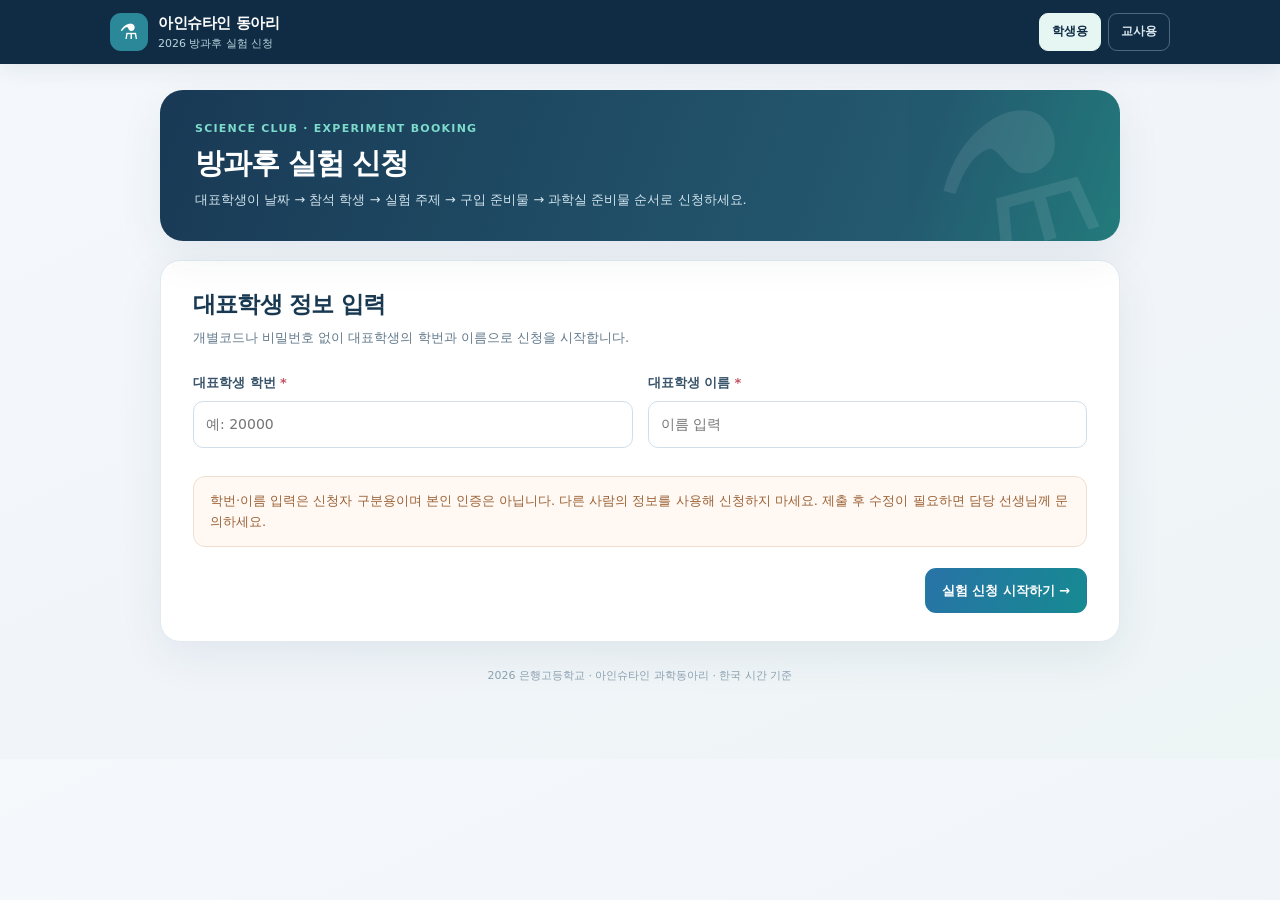
<file: experiment-booking/Index.html>
<!doctype html>
<html lang="ko">
<head>
<meta charset="utf-8">
<meta name="viewport" content="width=device-width, initial-scale=1, viewport-fit=cover">
<meta name="theme-color" content="#173a55">
<title>아인슈타인 | 방과후 실험 신청</title>
<style>
:root{--navy:#173a55;--deep:#102c44;--blue:#286da1;--teal:#138d8e;--ink:#25384a;--muted:#62798b;--line:#dce6ed;--bg:#f4f7fb;--pale:#e9f5f7;--white:#fff;--red:#c04f56;--shadow:0 14px 45px rgba(13,47,72,.075)}
*{box-sizing:border-box}html{scroll-behavior:smooth}body{margin:0;background:linear-gradient(155deg,#f5f9fc 0%,#f1f5fa 54%,#eef5f5 100%);font-family:'Malgun Gothic','Apple SD Gothic Neo','Noto Sans KR',system-ui,sans-serif;color:var(--ink);line-height:1.65;font-size:15px}button,input,textarea,select{font:inherit}button{cursor:pointer}button:disabled{cursor:not-allowed;opacity:.5}input,textarea,select{color:var(--ink)}a{color:var(--blue)}[hidden]{display:none!important}
.topbar{position:sticky;top:0;z-index:20;display:flex;justify-content:space-between;align-items:center;gap:14px;background:var(--deep);color:#fff;padding:13px max(18px,calc((100% - 1060px)/2));box-shadow:0 6px 22px #12304715}.brand{display:flex;align-items:center;gap:10px;min-width:0}.brand-icon{width:38px;height:38px;border-radius:11px;background:#2a8898;display:grid;place-items:center;font-weight:900;font-size:21px;flex-shrink:0}.brand-name{font-size:15px;font-weight:850;letter-spacing:-.4px;line-height:1.28}.brand-note{font-size:11px;color:#b9d5de;line-height:1.2;margin-top:3px}.top-actions{display:flex;gap:7px}.navlink{color:#dae7ef;text-decoration:none;border:1px solid #50667a;border-radius:9px;padding:8px 12px;white-space:nowrap;font-size:12px;font-weight:750}.navlink.active{color:var(--deep);background:#e5f6f3;border-color:#e5f6f3}.navlink{background:transparent;cursor:pointer}
.wrap{max-width:1000px;margin:auto;padding:26px 20px 74px}.hero{background:linear-gradient(110deg,#193955,#245a70 78%,#247b7c);color:white;border-radius:23px;padding:30px 35px;margin-bottom:19px;position:relative;overflow:hidden;box-shadow:var(--shadow)}.hero:after{content:'⚗';position:absolute;right:23px;top:-57px;font-size:183px;color:white;opacity:.09;transform:rotate(-15deg);pointer-events:none}.eyebrow{color:#7cdbcb;font-size:11px;font-weight:900;letter-spacing:1.25px}.hero h1{font-size:29px;letter-spacing:-1.1px;line-height:1.25;margin:7px 0 8px}.hero p{color:#d2e4ed;font-size:13px;margin:0;max-width:670px}.card{background:var(--white);border:1px solid #e2eaf0;border-radius:20px;padding:28px 32px;margin:0 0 17px;box-shadow:var(--shadow)}.section-title{margin:0 0 7px;font-size:23px;letter-spacing:-.8px;color:#183951;line-height:1.35}.lead{color:var(--muted);font-size:13px;margin:0 0 24px}.heading-row{display:flex;justify-content:space-between;align-items:center;gap:12px;flex-wrap:wrap;margin-bottom:14px}.heading-row h3{font-size:16px;letter-spacing:-.3px;margin:0;color:#213d55}.fine{color:var(--muted);font-size:12px}.note{background:#f0f8f9;color:#2d6b75;border:1px solid #d4e9e9;border-radius:12px;padding:13px 16px;font-size:13px;margin:13px 0 21px}.note.warn{background:#fff8f3;color:#9b6236;border-color:#f0dfd0}.alert{padding:13px 16px;border-radius:12px;background:#fdf0f1;color:#a33e48;border:1px solid #f3d5d9;margin-bottom:18px;font-size:13px;font-weight:700}.alert.success{color:#17776d;background:#ebf8f3;border-color:#c9e8d9}
.grid2{display:grid;grid-template-columns:repeat(2,minmax(0,1fr));gap:15px}.field{margin-bottom:15px}.field label,.lab{display:block;font-size:13px;font-weight:800;color:#38536a;margin-bottom:7px}.req{color:#c45262}.input,.textarea,.select{display:block;width:100%;border:1px solid #d1dee7;background:#fff;padding:11px 12px;border-radius:10px;min-height:44px;outline:none;font-size:14px}.textarea{min-height:101px;resize:vertical}.input:focus,.textarea:focus,.select:focus{border-color:#3c98a8;box-shadow:0 0 0 3px #2794aa1c}.input[readonly]{background:#f4f7f9;color:#476174}.btn{border:1px solid #cbdbe4;border-radius:11px;padding:11px 16px;background:#fff;color:#2a4d67;font-size:13px;font-weight:850;min-height:44px}.btn.primary{background:linear-gradient(115deg,#2873a7,#168a91);border-color:transparent;color:#fff}.btn.dark{background:#1d425e;color:#fff;border-color:#1d425e}.btn.soft{background:#edf7f9;color:#197986;border-color:#cce3e7}.btn.red{border-color:#f1d0d3;color:#b14b53}.btn.small{font-size:12px;padding:7px 11px;min-height:35px}.btn:hover:not(:disabled){filter:brightness(.975);transform:translateY(-1px)}.btn:focus-visible{outline:3px solid #a3dce2;outline-offset:2px}.actions{display:flex;justify-content:space-between;flex-wrap:wrap;gap:9px;margin-top:28px}.actions .right{display:flex;gap:9px;flex-wrap:wrap}.login-actions{display:flex;gap:12px;justify-content:flex-end;align-items:center;margin-top:5px}.minor{color:var(--muted);font-size:12px}.rep-chip{border:1px solid #d1e9e8;background:#f1faf9;color:#1d6b75;padding:12px 15px;border-radius:12px;font-size:14px;font-weight:800;margin-bottom:19px}
.progress{display:flex;align-items:center;gap:7px;margin:0 0 20px;padding:0 4px;justify-content:space-between}.step-item{display:flex;align-items:center;gap:7px;color:#8093a2;font-size:12px;font-weight:750;white-space:nowrap}.step-circle{border:1px solid #d3e0e9;background:#fff;border-radius:50%;width:26px;height:26px;flex:none;display:grid;place-items:center;font-size:12px;color:#728ca1}.step-item.on{color:#1e5679}.step-item.on .step-circle{background:#226f96;color:#fff;border-color:#226f96}.step-item.done .step-circle{background:#e7f6f2;color:#238480;border-color:#c5e5e0}.progress-line{flex:1;height:1px;background:#dbe5ed;min-width:3px}.slots{display:grid;grid-template-columns:repeat(2,minmax(0,1fr));gap:12px}.slot{display:block;cursor:pointer;border:1.5px solid #d9e5eb;background:#fafcfd;padding:17px 18px;border-radius:13px;transition:.18s}.slot:hover{border-color:#78bac0;background:#f4fbfa}.slot.active{border-color:#278d96;background:#ecf8f7;box-shadow:0 0 0 2px #2e9ba520}.slot.closed{opacity:.57;cursor:not-allowed;background:#f5f6f8}.slot-head{display:flex;gap:8px;justify-content:space-between;align-items:center}.slot strong{font-size:16px;color:#21415b}.slot small{display:block;font-size:12px;color:#668094;margin-top:6px}.pill{display:inline-block;border-radius:20px;background:#e3f4ed;color:#197d69;font-weight:800;font-size:11px;padding:3px 8px;white-space:nowrap}.pill.closed{background:#edf0f3;color:#75879b}.pill.wait{background:#fff4e3;color:#92601d}.pill.reject{background:#fdecee;color:#ad4554}
.list{display:grid;gap:11px}.entry{border:1px solid #dee8ee;background:#fbfdfe;border-radius:13px;padding:15px;position:relative}.entry-head{display:flex;justify-content:space-between;gap:10px;align-items:center;margin-bottom:11px}.entry-head strong{font-size:13px;color:#365a70}.entry .grid2,.entry .grid3{gap:10px}.grid3{display:grid;grid-template-columns:minmax(0,1.4fr) minmax(0,1.3fr) minmax(0,.7fr);gap:10px}.grid-buy{display:grid;grid-template-columns:1.15fr 1fr .55fr .75fr;gap:10px}.entry .field{margin:0}.entry .field label{font-size:12px;margin-bottom:5px}.entry .input{font-size:13px;padding:9px 10px;min-height:40px}.full{grid-column:1/-1}.total{margin-top:16px;text-align:right;padding:13px 16px;background:#f2f8fa;border-radius:11px;color:#315268;font-size:13px}.total strong{color:#155f79;font-size:18px}.mini-sep{height:1px;background:#e4edf2;margin:21px 0}.no-items{font-size:13px;color:#79909d;border:1px dashed #cbdee6;border-radius:11px;padding:18px;text-align:center}
.review{background:#f5faf9;border:1px solid #d3e9e7;padding:15px 18px;border-radius:13px;font-size:13px;margin-top:21px}.review b{color:#24536b}.success-page{text-align:center;padding:18px 15px 13px}.success-icon{font-size:50px;margin:0}.success-page h2{font-size:24px;color:#1a566b;margin:10px 0}.success-page p{font-size:14px;color:#5b7887;margin:8px 0}.teacher-tools{display:flex;gap:10px;align-items:center;flex-wrap:wrap}.teacher-tools>.input,.teacher-tools>.select{width:auto;flex:1;min-width:170px}.metric-row{display:grid;grid-template-columns:repeat(3,minmax(0,1fr));gap:11px;margin-bottom:19px}.metric{background:#f4f9fb;border:1px solid #ddeaf0;border-radius:12px;padding:14px 16px}.metric strong{display:block;font-size:21px;color:#1a6083;line-height:1.5}.metric span{color:#657e8f;font-size:12px}.teacher-slot{display:grid;grid-template-columns:minmax(175px,1fr) auto minmax(150px,1.2fr) auto;align-items:center;gap:9px;border-bottom:1px solid #e5edf2;padding:10px 0}.teacher-slot:last-child{border:0}.teacher-slot .input{font-size:12px;min-height:35px}.teacher-slot label{font-size:12px;white-space:nowrap}.application-list{display:grid;gap:10px;margin-top:14px}.application-row{border:1px solid #e0eaf0;background:#fbfdfe;border-radius:12px;padding:15px 16px;display:flex;gap:10px;justify-content:space-between;align-items:center;cursor:pointer;text-align:left;width:100%}.application-row:hover{background:#f1f9f9;border-color:#acd8d8}.application-row strong{display:block;font-size:14px;color:#24475f}.application-row small{display:block;color:#6a8291;margin-top:4px;font-size:12px}.detail{border-top:1px solid #e0e9ee;margin-top:18px;padding-top:20px}.details-grid{display:grid;grid-template-columns:repeat(2,minmax(0,1fr));gap:12px}.info-item{padding:11px 13px;border:1px solid #e3ebf1;border-radius:10px;background:#fafcfd;white-space:pre-wrap;overflow-wrap:anywhere;font-size:13px}.info-item strong{display:block;font-size:12px;color:#607e90;margin-bottom:5px}.tablewrap{overflow:auto;border-radius:12px;border:1px solid #dae6ed}.table{border-collapse:collapse;min-width:760px;width:100%;font-size:12px}.table th{background:#eff6f8;text-align:left;color:#416075;font-weight:850}.table td,.table th{border-bottom:1px solid #e1ebef;padding:11px 10px;vertical-align:middle}.table tr:last-child td{border-bottom:0}.table select{width:115px;border:1px solid #cbdce7;border-radius:7px;padding:7px;background:white;font-size:12px}.table a{overflow-wrap:anywhere}.empty{padding:20px;text-align:center;color:#768c9d;font-size:13px}.footer{margin:25px 0 0;text-align:center;color:#89a0af;font-size:11px}.spinner{height:16px;width:16px;border-radius:50%;border:2px solid #e2eefa;border-top-color:#2d7a9b;display:inline-block;vertical-align:middle;animation:sp 1s linear infinite}@keyframes sp{to{transform:rotate(360deg)}}
@media(max-width:740px){.wrap{padding:15px 13px 50px}.topbar{padding:10px 14px}.hero{border-radius:17px;padding:23px 22px}.hero h1{font-size:23px}.card{padding:21px 17px;border-radius:16px}.section-title{font-size:20px}.grid2,.slots,.grid3,.grid-buy,.details-grid{grid-template-columns:1fr}.entry .grid2{grid-template-columns:1fr 1fr}.entry .grid-buy{grid-template-columns:1fr 1fr}.entry .grid-buy .full{grid-column:1/-1}.progress{gap:3px}.step-item{display:flex;flex-direction:column;gap:3px;font-size:10px;min-width:43px;text-align:center}.step-circle{width:23px;height:23px}.progress-line{align-self:flex-start;margin-top:11px}.metric-row{grid-template-columns:1fr 1fr}.metric-row .metric:last-child{grid-column:1/-1}.teacher-slot{grid-template-columns:1fr auto}.teacher-slot .input{grid-column:1/-1}.teacher-slot .btn{grid-column:2;grid-row:2}.teacher-slot label{grid-column:2;grid-row:1}.login-actions{display:block}.login-actions button{width:100%}.entry{padding:13px}.actions .btn{flex:1}.actions .right{flex:1;justify-content:flex-end}.actions .right .btn{flex:none}.navlink{padding:7px 8px;font-size:11px}}
@media(max-width:380px){.brand-name{font-size:13px}.brand-note{font-size:10px}.navlink{font-size:10px;padding:7px}.top-actions{gap:4px}.entry .grid2,.entry .grid-buy{grid-template-columns:1fr}.slot{padding:14px}}
</style>
</head>
<body>
<header class="topbar"><div class="brand"><div class="brand-icon">⚗</div><div><div class="brand-name">아인슈타인 동아리</div><div class="brand-note">2026 방과후 실험 신청</div></div></div><nav class="top-actions"><button type="button" id="studentLink" class="navlink active">학생용</button><button type="button" id="teacherLink" class="navlink">교사용</button></nav></header>
<main class="wrap"><section class="hero"><div class="eyebrow">SCIENCE CLUB · EXPERIMENT BOOKING</div><h1 id="heroTitle">방과후 실험 신청</h1><p id="heroDescription">대표학생이 날짜별로 참석 학생과 실험계획, 준비물을 작성해 제출하세요. 전날 23:59까지 신청할 수 있습니다.</p></section><div id="notice" aria-live="polite"></div>
<div id="studentView">
<section id="loginPanel" class="card"><h2 class="section-title">대표학생 정보 입력</h2><p class="lead">개별코드나 비밀번호 없이 대표학생의 학번과 이름으로 신청을 시작합니다.</p>
<div class="grid2"><div class="field"><label for="repId">대표학생 학번 <span class="req">*</span></label><input class="input" id="repId" maxlength="5" inputmode="numeric" autocomplete="off" placeholder="예: 20000"></div><div class="field"><label for="repName">대표학생 이름 <span class="req">*</span></label><input class="input" id="repName" maxlength="50" autocomplete="name" placeholder="이름 입력"></div></div>
<div class="note warn">학번·이름 입력은 신청자 구분용이며 본인 인증은 아닙니다. 다른 사람의 정보를 사용해 신청하지 마세요. 제출 후 수정이 필요하면 담당 선생님께 문의하세요.</div>
<div class="login-actions"><button type="button" id="loginBtn" class="btn primary">실험 신청 시작하기 →</button></div></section>
<div id="studentFlow" hidden><div class="progress" aria-label="신청 단계"><div class="step-item on" data-nav-step="0"><span class="step-circle">1</span><span>날짜</span></div><div class="progress-line"></div><div class="step-item" data-nav-step="1"><span class="step-circle">2</span><span>참석 학생</span></div><div class="progress-line"></div><div class="step-item" data-nav-step="2"><span class="step-circle">3</span><span>실험 주제</span></div><div class="progress-line"></div><div class="step-item" data-nav-step="3"><span class="step-circle">4</span><span>구입 준비물</span></div><div class="progress-line"></div><div class="step-item" data-nav-step="4"><span class="step-circle">5</span><span>과학실 준비물</span></div></div>
<section class="card" data-student-step="0"><h2 class="section-title">01. 실험 날짜 선택</h2><p class="lead">원하는 날짜를 선택하세요. 여러 날짜에 참여한다면 날짜마다 신청서를 따로 제출해야 합니다.</p><div id="slotCards" class="slots"><div class="empty"><span class="spinner"></span> 신청 가능한 날짜를 확인하고 있습니다.</div></div><div class="actions"><button class="btn" id="changeRep">← 대표학생 정보 수정</button><div class="right"><button class="btn primary next" data-next="1">다음: 참석 학생 →</button></div></div></section>
<section class="card" data-student-step="1" hidden><h2 class="section-title">02. 참석할 학생 명단</h2><p class="lead">대표학생은 자동으로 포함됩니다. 함께 실험할 학생들을 추가하세요.</p><div id="repChip" class="rep-chip"></div><div class="heading-row"><h3>추가 참석 학생</h3><button class="btn small soft" id="addMember" type="button">＋ 참석 학생 행 추가</button></div><div id="memberRows" class="list"></div><p class="fine">대표학생 외 참석 학생이 없다면 추가하지 않아도 됩니다.</p><div class="actions"><button class="btn prev" data-prev="0">← 이전</button><div class="right"><button class="btn primary next" data-next="2">다음: 실험 주제 →</button></div></div></section>
<section class="card" data-student-step="2" hidden><h2 class="section-title">03. 그날 할 실험 주제</h2><p class="lead">실험 당일 실제로 수행할 내용을 간략하게 적어 주세요.</p><div class="field"><label for="expTitle">실험 주제 <span class="req">*</span></label><input id="expTitle" class="input" maxlength="200" placeholder="예: 온도에 따른 카탈레이스 활성 비교"></div><div class="field"><label for="expPurpose">탐구 목적 · 확인하고 싶은 질문 <span class="req">*</span></label><textarea id="expPurpose" class="textarea" maxlength="1800" placeholder="어떤 현상을 비교하거나 확인하려는 실험인가요?"></textarea></div><div class="field"><label for="expMethod">실험 방법 · 진행 계획 <span class="req">*</span></label><textarea id="expMethod" class="textarea" maxlength="4000" placeholder="실험 조건, 주요 절차와 측정할 내용을 간략하게 작성하세요."></textarea></div><div class="field"><label for="expSafety">안전 유의사항 (선택)</label><textarea id="expSafety" class="textarea" maxlength="1600" style="min-height:75px" placeholder="사용 시약이나 기구의 주의사항 등을 적어 주세요."></textarea></div><div class="actions"><button class="btn prev" data-prev="1">← 이전</button><div class="right"><button class="btn primary next" data-next="3">다음: 구입 준비물 →</button></div></div></section>
<section class="card" data-student-step="3" hidden><h2 class="section-title">04. 구입할 준비물</h2><p class="lead">학교에서 추가로 구입해야 하는 품목만 입력하세요. <b>G마켓 상품 링크는 필수</b>입니다.</p><div class="heading-row"><h3>구매 요청 목록</h3><button class="btn small soft" type="button" id="addBuy">＋ 구입 준비물 행 추가</button></div><div id="buyRows" class="list"></div><div id="buyEmpty" class="no-items">구입할 준비물이 없다면 이대로 다음 단계로 이동하세요.</div><div class="total" id="buyTotal">구매 예상금액 <strong>0원</strong><div class="fine">수량 × 단가 기준 · 배송비 제외</div></div><div class="actions"><button class="btn prev" data-prev="2">← 이전</button><div class="right"><button class="btn primary next" data-next="4">다음: 과학실 준비물 →</button></div></div></section>
<section class="card" data-student-step="4" hidden><h2 class="section-title">05. 과학실에 구비된 준비물</h2><p class="lead">과학실에 이미 있는 시약·기구 등 실험에 사용할 준비물을 입력하세요. 정확한 재고 여부는 교사가 최종 확인합니다.</p><div class="heading-row"><h3>과학실에서 사용할 품목</h3><button class="btn small soft" type="button" id="addStock">＋ 과학실 준비물 행 추가</button></div><div id="stockRows" class="list"></div><div id="stockEmpty" class="no-items">추가로 사용할 과학실 준비물이 없으면 비워 두어도 됩니다.</div><div id="finalReview" class="review"></div><div class="note warn">신청 마감: 실험 전날 <b>23:59</b>. 최종 제출 이후 학생이 직접 수정할 수 없습니다. 제출 내용 변경은 담당 선생님께 요청하세요.</div><div class="actions"><button class="btn prev" data-prev="3">← 이전</button><div class="right"><button type="button" id="submitBtn" class="btn primary">✓ 최종 제출하기</button></div></div></section></div>
<section id="donePanel" class="card" hidden><div class="success-page"><div class="success-icon">✓</div><h2>실험 신청이 접수되었습니다</h2><p id="doneMessage"></p><div class="note">신청은 교사 확인 후 진행됩니다. 다른 실험 날짜도 신청하려면 아래 버튼을 누르세요.</div><button id="anotherDate" class="btn primary">＋ 다른 날짜도 신청하기</button></div></section>
</div>
<div id="teacherView" hidden>
<section id="teacherLoginPanel" class="card"><h2 class="section-title">교사용 관리 로그인</h2><p class="lead">설정한 영문+숫자의 비밀번호를 눌러주세요.</p><form id="teacherLoginForm"><div class="field"><label for="teacherPasswordInput">교사용 비밀번호</label><input class="input" type="password" id="teacherPasswordInput" autocomplete="off" required placeholder="설정한 영문+숫자 비밀번호"></div><div class="actions" style="justify-content:flex-end"><button class="btn primary" type="submit">관리 화면 열기</button></div></form></section>
<div id="teacherDashboard" hidden><section class="card"><div class="heading-row"><h2 class="section-title" style="margin:0">실험 신청 현황</h2><div class="teacher-tools"><button class="btn small soft" id="teacherRefresh">↻ 새로고침</button><button class="btn small" id="teacherCsv">CSV 내보내기</button><button class="btn small red" id="teacherLogout">로그아웃</button></div></div><div id="metrics" class="metric-row"></div><div class="teacher-tools"><select class="select" id="filterDate" aria-label="실험 날짜 필터"><option value="">모든 실험 날짜</option></select><input class="input" id="filterQuery" aria-label="대표학생 검색" placeholder="학번·이름·실험 주제 검색"></div><div id="applications" class="application-list"></div></section><section class="card"><h2 class="section-title">날짜별 신청 관리</h2><p class="lead">지정된 6개 날짜만 신청을 받으며, 교사가 날짜별 접수를 미리 닫을 수 있습니다.</p><div id="teacherSlots"></div></section><section class="card" id="recordDetail" hidden><div id="recordDetailContent"></div></section></div>
</div><p class="footer">2026 은행고등학교 · 아인슈타인 과학동아리 · 한국 시간 기준</p></main>
<script>
'use strict';
const $=id=>document.getElementById(id);
const esc=v=>String(v??'').replace(/[&<>"']/g,ch=>({'&':'&amp;','<':'&lt;','>':'&gt;','"':'&quot;',"'":'&#39;'}[ch]));
const money=v=>(Number(v)||0).toLocaleString('ko-KR')+'원';
const DEC={WAITING:'교사 확인 전',APPROVED:'실험 승인',NEEDS_EDIT:'보완 필요',REJECTED:'실험 불가'};
const BUY_STATUS={NEEDED:'구매 필요',ORDERED:'주문 완료',PURCHASED:'구입 완료'};
let role='student';
let config=null,rep=null,selectedDate='',step=0,busy=false,teacherSession='',teacherData=null,selectedRecord=null;
const api=(method,...args)=>new Promise((resolve,reject)=>{
  if(!window.google?.script?.run)return reject(new Error('구글 앱스 스크립트에 배포된 주소에서 접속해야 신청할 수 있습니다.'));
  try{google.script.run.withSuccessHandler(resolve).withFailureHandler(err=>reject(new Error(err?.message||String(err)) ))[method](...args);}catch(err){reject(err);}
});
async function call(method,...args){if(busy)throw new Error('이전 작업이 처리 중입니다.');busy=true;try{return await api(method,...args);}finally{busy=false;}}
function notice(message,ok=false){$('notice').innerHTML=`<div class="alert ${ok?'success':''}" role="alert">${esc(message)}</div>`;window.scrollTo({top:0,behavior:'smooth'});}
function clearNotice(){$('notice').innerHTML='';}
function showStep(n){step=n;document.querySelectorAll('[data-student-step]').forEach(el=>el.hidden=Number(el.dataset.studentStep)!==n);document.querySelectorAll('[data-nav-step]').forEach(el=>{const i=Number(el.dataset.navStep);el.classList.toggle('on',i===n);el.classList.toggle('done',i<n);});if(n===4)updateReview();clearNotice();window.scrollTo({top:0,behavior:'smooth'});}
function text(id){return ($(id)?.value||'').trim();}
function dateText(date){return config?.slots?.find(s=>s.date===date)?.label||date;}
function buildSlots(){const root=$('slotCards');if(!config)return;root.innerHTML=config.slots.map(s=>`<label class="slot ${s.open?'':'closed'} ${selectedDate===s.date?'active':''}"><div class="slot-head"><strong>${esc(s.label)}</strong><span class="pill ${s.open?'':'closed'}">${s.open?'신청 가능':'신청 마감'}</span></div><small>신청 마감: ${esc(s.deadline)}${s.note?' · '+esc(s.note):''}</small><input type="radio" name="date" value="${esc(s.date)}" ${selectedDate===s.date?'checked':''} ${s.open?'':'disabled'} style="position:absolute;opacity:0;pointer-events:none"></label>`).join('');
  root.querySelectorAll('input[name=date]').forEach(el=>el.addEventListener('change',()=>{selectedDate=el.value;buildSlots();}));
}
async function loadSlots(){try{config=await api('publicConfig');buildSlots();}catch(e){$('slotCards').innerHTML='<div class="alert">'+esc(e.message)+'</div>';}}
function login(){const id=text('repId'),name=text('repName');if(!/^\d{5}$/.test(id))return notice('대표학생 학번을 숫자 5자리로 입력하세요.');if(!name)return notice('대표학생 이름을 입력하세요.');if(/^[=+@\-]/.test(name))return notice('대표학생 이름을 확인하세요.');rep={id,name};$('repChip').textContent=`대표학생(자동 포함) · ${id} ${name}`;$('loginPanel').hidden=true;$('studentFlow').hidden=false;showStep(0);}
function addMember(){const root=$('memberRows');if(root.children.length>=32)return notice('모둠원은 최대 32명까지 추가 가능합니다.');const n=root.children.length+1;const div=document.createElement('div');div.className='entry member';div.innerHTML=`<div class="entry-head"><strong>참석 학생 ${n}</strong><button type="button" class="btn red small remove">행 삭제</button></div><div class="grid2"><div class="field"><label>학번</label><input class="input m-id" maxlength="5" inputmode="numeric" placeholder="20000"></div><div class="field"><label>이름</label><input class="input m-name" maxlength="50" placeholder="이름"></div></div>`;div.querySelector('.remove').addEventListener('click',()=>{div.remove();renumber(root,'참석 학생');});root.appendChild(div);}
function renumber(root,title){Array.from(root.children).forEach((el,i)=>{const strong=el.querySelector('.entry-head strong');if(strong)strong.textContent=`${title} ${i+1}`;});}
function addBuy(){const root=$('buyRows');if(root.children.length>=50)return notice('구입 준비물은 최대 50개까지입니다.');const div=document.createElement('div');div.className='entry buy';div.innerHTML=`<div class="entry-head"><strong>구입 준비물 ${root.children.length+1}</strong><button type="button" class="btn small red remove">행 삭제</button></div><div class="grid-buy"><div class="field"><label>품목명 <span class="req">*</span></label><input class="input b-name" placeholder="예: 과산화수소수"></div><div class="field"><label>종류·규격 <span class="req">*</span></label><input class="input b-type" placeholder="예: 3% / 100mL"></div><div class="field"><label>수량 <span class="req">*</span></label><input class="input b-qty" type="number" inputmode="numeric" min="1" step="1" placeholder="1"></div><div class="field"><label>단가(원) <span class="req">*</span></label><input class="input b-price" type="number" inputmode="numeric" min="0" step="1" placeholder="0"></div><div class="field full"><label>G마켓 상품 링크 <span class="req">*</span></label><input class="input b-link" type="url" inputmode="url" placeholder="https://item.gmarket.co.kr/Item?..." autocomplete="off"></div></div>`;div.querySelector('.remove').addEventListener('click',()=>{div.remove();renumber(root,'구입 준비물');updateTotals();});div.addEventListener('input',updateTotals);root.appendChild(div);updateTotals();}
function addStock(){const root=$('stockRows');if(root.children.length>=50)return notice('과학실 준비물은 최대 50개까지입니다.');const div=document.createElement('div');div.className='entry stock';div.innerHTML=`<div class="entry-head"><strong>과학실 준비물 ${root.children.length+1}</strong><button type="button" class="btn small red remove">행 삭제</button></div><div class="grid3"><div class="field"><label>품목명 <span class="req">*</span></label><input class="input s-name" placeholder="예: 메스실린더"></div><div class="field"><label>종류·규격</label><input class="input s-type" placeholder="예: 100mL"></div><div class="field"><label>수량 <span class="req">*</span></label><input class="input s-qty" type="number" min="1" step="1" inputmode="numeric" placeholder="1"></div></div>`;div.querySelector('.remove').addEventListener('click',()=>{div.remove();renumber(root,'과학실 준비물');updateTotals();});root.appendChild(div);updateTotals();}
function getMembers(){return Array.from($('memberRows').querySelectorAll('.member')).map(el=>({id:el.querySelector('.m-id').value.trim(),name:el.querySelector('.m-name').value.trim()}));}
function getBuy(){return Array.from($('buyRows').querySelectorAll('.buy')).map(el=>({name:el.querySelector('.b-name').value.trim(),type:el.querySelector('.b-type').value.trim(),qty:el.querySelector('.b-qty').value,price:el.querySelector('.b-price').value,link:el.querySelector('.b-link').value.trim()}));}
function getStock(){return Array.from($('stockRows').querySelectorAll('.stock')).map(el=>({name:el.querySelector('.s-name').value.trim(),type:el.querySelector('.s-type').value.trim(),qty:el.querySelector('.s-qty').value}));}
function validateMembers(){const members=getMembers(),ids=new Set([rep.id]);for(const [i,m] of members.entries()){if(!/^\d{5}$/.test(m.id)||!m.name)throw new Error(`참석 학생 ${i+1}의 학번(5자리)과 이름을 입력하세요.`);if(ids.has(m.id))throw new Error(`학번이 중복됩니다: ${m.id}`);ids.add(m.id);}return members;}
function validatePlan(){const plan={title:text('expTitle'),purpose:text('expPurpose'),method:text('expMethod'),safety:text('expSafety')};if(!plan.title||!plan.purpose||!plan.method)throw new Error('실험 주제, 탐구 목적, 실험 방법을 모두 입력하세요.');return plan;}
function integer(x,min){return String(x).trim()!==''&&Number.isSafeInteger(Number(x))&&Number(x)>=min;}
function validateBuy(){const items=getBuy();for(const [i,x] of items.entries()){if(!x.name||!x.type)throw new Error(`구입 준비물 ${i+1}: 품목명과 종류·규격을 입력하세요.`);if(!integer(x.qty,1))throw new Error(`구입 준비물 ${i+1}: 수량은 1 이상의 정수여야 합니다.`);if(!integer(x.price,0))throw new Error(`구입 준비물 ${i+1}: 단가는 0원 이상의 정수여야 합니다.`);if(!/^https:\/\/(?:[a-z0-9-]+\.)*gmarket\.co\.kr(?:[\/#?]|$)/i.test(x.link))throw new Error(`구입 준비물 ${i+1}: G마켓 상품 주소를 입력하세요.`);}return items;}
function validateStock(){const items=getStock();for(const [i,x] of items.entries()){if(!x.name)throw new Error(`과학실 준비물 ${i+1}: 품목명을 입력하세요.`);if(!integer(x.qty,1))throw new Error(`과학실 준비물 ${i+1}: 수량은 1 이상의 정수여야 합니다.`);}return items;}
function updateTotals(){$('buyEmpty').hidden=getBuy().length>0;$('stockEmpty').hidden=getStock().length>0;const buys=getBuy(),sum=buys.reduce((t,x)=>t+((Number(x.qty)||0)*(Number(x.price)||0)),0);$('buyTotal').innerHTML=`구매 예상금액 <strong>${money(sum)}</strong><div class="fine">${buys.length}개 품목 · 수량 × 단가 · 배송비 제외</div>`;}
function updateReview(){updateTotals();$('finalReview').innerHTML=`<b>최종 제출 내용</b><div style="margin-top:7px">신청자: ${esc(rep.id)} ${esc(rep.name)}</div><div>실험 날짜: ${esc(dateText(selectedDate))}</div><div>참석 인원: ${getMembers().length+1}명 (대표 포함)</div><div>실험 주제: ${esc(text('expTitle')||'미입력')}</div><div>구입 준비물 ${getBuy().length}개 · 과학실 준비물 ${getStock().length}개</div>`;}
function nextStep(n){try{if(step===0){if(!selectedDate)throw new Error('실험 날짜를 먼저 선택하세요.');const slot=config?.slots?.find(x=>x.date===selectedDate);if(!slot?.open)throw new Error('선택한 날짜의 신청이 마감되었습니다. 다시 확인하세요.');}if(step===1)validateMembers();if(step===2)validatePlan();if(step===3)validateBuy();showStep(n);}catch(e){notice(e.message);}}
async function submit(){try{clearNotice();const data={date:selectedDate,rep,members:validateMembers(),plan:validatePlan(),buy:validateBuy(),stock:validateStock()};if(!selectedDate)throw new Error('실험 날짜를 선택하세요.');if(!confirm(`${dateText(selectedDate)} 실험을 최종 신청하시겠습니까?\n제출 후에는 직접 수정할 수 없습니다.`))return;const btn=$('submitBtn');btn.disabled=true;btn.textContent='제출 중…';try{const result=await call('submitApplication',data);$('studentFlow').hidden=true;$('donePanel').hidden=false;$('doneMessage').innerHTML=`<b>${esc(result.rep.id)} ${esc(result.rep.name)}</b> · ${esc(dateText(result.date))}<div class="minor">제출 시각: ${esc(result.submittedAt)} (한국 시간)</div>`;notice(result.message,true);}finally{btn.disabled=false;btn.textContent='✓ 최종 제출하기';}}catch(e){notice(e.message);}}
function resetForNext(){selectedDate='';$('donePanel').hidden=true;$('studentFlow').hidden=false;$('memberRows').innerHTML='';$('buyRows').innerHTML='';$('stockRows').innerHTML='';['expTitle','expPurpose','expMethod','expSafety'].forEach(id=>$(id).value='');updateTotals();buildSlots();showStep(0);}
function setLinks(){const teacher=role==='teacher';$('studentView').hidden=teacher;$('teacherView').hidden=!teacher;$('studentLink').classList.toggle('active',!teacher);$('teacherLink').classList.toggle('active',teacher);$('teacherLink').setAttribute('aria-pressed',String(teacher));$('studentLink').setAttribute('aria-pressed',String(!teacher));$('heroTitle').textContent=teacher?'실험 신청 관리실':'방과후 실험 신청';$('heroDescription').textContent=teacher?'모둠별 신청서와 구매 요청을 확인하고 준비물 구매 상태를 관리하세요.':'대표학생이 날짜 → 참석 학생 → 실험 주제 → 구입 준비물 → 과학실 준비물 순서로 신청하세요.';}
function clearTeacherSession(){const old=teacherSession;teacherSession='';teacherData=null;selectedRecord=null;$('teacherPasswordInput').value='';$('teacherDashboard').hidden=true;$('teacherLoginPanel').hidden=false;if(old)api('teacherLogout',old).catch(()=>{});}
function switchRole(next){if(next==='student'&&role==='teacher')clearTeacherSession();role=next;setLinks();clearNotice();window.scrollTo({top:0,behavior:'smooth'});if(next==='student'&&!config)loadSlots();}
function teacherMetrics(){const rec=teacherData.records,needed=rec.flatMap(r=>r.buy||[]).filter(x=>x.status==='NEEDED').reduce((n,x)=>n+x.qty*x.price,0);$('metrics').innerHTML=`<div class="metric"><strong>${rec.length}</strong><span>신청서 접수</span></div><div class="metric"><strong>${rec.filter(r=>r.decision==='WAITING').length}</strong><span>교사 확인 전</span></div><div class="metric"><strong>${money(needed)}</strong><span>구매 필요 예상금액</span></div>`;}
function teacherRender(){if(!teacherData)return;teacherMetrics();const select=$('filterDate');const curr=select.value;select.innerHTML='<option value="">모든 실험 날짜</option>'+teacherData.slots.map(s=>`<option value="${esc(s.date)}">${esc(s.label)}</option>`).join('');select.value=curr;teacherRenderApplications();teacherRenderSlots();if(selectedRecord){const exists=teacherData.records.find(r=>r.id===selectedRecord);if(exists)showRecord(exists.id);else $('recordDetail').hidden=true;}}
function teacherRenderSlots(){$('teacherSlots').innerHTML=teacherData.slots.map(s=>`<div class="teacher-slot" data-slot="${esc(s.date)}"><strong class="fine" style="color:#365267">${esc(s.label)}</strong><label><input type="checkbox" class="t-enabled" ${s.enabled?'checked':''}> 신청 허용</label><input class="input t-note" maxlength="500" placeholder="날짜별 안내사항 (선택)" value="${esc(s.note)}"><button class="btn small soft" data-save-slot="${esc(s.date)}">저장</button></div>`).join('');}
function teacherRenderApplications(){const d=$('filterDate').value,q=$('filterQuery').value.trim().toLowerCase();const items=teacherData.records.filter(r=>(!d||r.date===d)&&(!q||[r.rep.id,r.rep.name,r.plan.title,r.date].join(' ').toLowerCase().includes(q))).sort((a,b)=>a.date.localeCompare(b.date)||a.rep.id.localeCompare(b.rep.id));$('applications').innerHTML=items.length?items.map(r=>`<button type="button" class="application-row" data-record="${esc(r.id)}"><div><strong>${esc(r.rep.id)} ${esc(r.rep.name)} · ${esc(r.plan.title)}</strong><small>${esc(dateText(r.date))} · 참석 ${(r.members||[]).length+1}명 · 구입 ${(r.buy||[]).length}개 · 과학실 ${(r.stock||[]).length}개</small></div><span class="pill ${r.decision==='WAITING'?'wait':r.decision==='REJECTED'?'reject':''}">${esc(DEC[r.decision]||'확인 전')}</span></button>`).join(''):'<div class="empty">조회된 신청서가 없습니다.</div>';}
function staticTable(items,stock){if(!items.length)return '<div class="empty">해당 준비물 없음</div>';if(stock)return `<div class="tablewrap"><table class="table"><thead><tr><th>품목명</th><th>종류·규격</th><th>수량</th></tr></thead><tbody>${items.map(x=>`<tr><td>${esc(x.name)}</td><td>${esc(x.type)}</td><td>${esc(x.qty)}</td></tr>`).join('')}</tbody></table></div>`;return `<div class="tablewrap"><table class="table"><thead><tr><th>품목명</th><th>종류·규격</th><th>수량</th><th>단가</th><th>합계</th><th>G마켓</th><th>구매상태</th></tr></thead><tbody>${items.map(x=>`<tr data-buy-id="${esc(x.id)}"><td><strong>${esc(x.name)}</strong></td><td>${esc(x.type)}</td><td>${esc(x.qty)}</td><td>${money(x.price)}</td><td>${money(x.qty*x.price)}</td><td><a href="${esc(x.link)}" target="_blank" rel="noopener noreferrer">상품보기</a></td><td><select class="t-buy-status">${Object.entries(BUY_STATUS).map(([k,v])=>`<option value="${k}" ${x.status===k?'selected':''}>${v}</option>`).join('')}</select></td></tr>`).join('')}</tbody></table></div>`;}
function showRecord(id){const r=teacherData.records.find(x=>x.id===id);if(!r)return;selectedRecord=id;$('recordDetail').hidden=false;$('recordDetailContent').innerHTML=`<div class="heading-row"><h2 class="section-title" style="margin:0">신청서 상세</h2><button class="btn small" id="closeDetail">닫기</button></div><div class="details-grid"><div class="info-item"><strong>실험 날짜</strong>${esc(dateText(r.date))}</div><div class="info-item"><strong>대표학생</strong>${esc(r.rep.id)} ${esc(r.rep.name)}</div><div class="info-item"><strong>참석 학생 명단 (${(r.members||[]).length+1}명)</strong>${esc([r.rep,...r.members].map(x=>x.id+' '+x.name).join(' / '))}</div><div class="info-item"><strong>신청 시각</strong>${esc(r.created)}</div><div class="info-item full"><strong>실험 주제</strong>${esc(r.plan.title)}</div><div class="info-item full"><strong>탐구 목적</strong>${esc(r.plan.purpose)}</div><div class="info-item full"><strong>실험 방법</strong>${esc(r.plan.method)}</div>${r.plan.safety?`<div class="info-item full"><strong>안전 유의사항</strong>${esc(r.plan.safety)}</div>`:''}</div><div class="mini-sep"></div><div class="heading-row"><h3>구입할 준비물 (${r.buy.length}개)</h3><b class="fine">예상 구입 비용 ${money(r.buy.reduce((n,x)=>n+x.qty*x.price,0))}</b></div>${staticTable(r.buy,false)}<div class="mini-sep"></div><h3>과학실에 구비된 준비물 (${r.stock.length}개)</h3>${staticTable(r.stock,true)}<div class="mini-sep"></div><div class="grid2"><div class="field"><label>실험 진행 확인</label><select class="select" id="t-decision">${Object.entries(DEC).map(([k,v])=>`<option value="${k}" ${r.decision===k?'selected':''}>${v}</option>`).join('')}</select></div><div class="field"><label>교사 메모</label><textarea class="textarea" id="t-note" style="min-height:80px" placeholder="준비물 구매 및 확인 사항">${esc(r.note)}</textarea></div></div><div class="actions" style="justify-content:flex-end"><button class="btn primary" id="saveTeacherRecord">확인 사항 저장</button></div>`;
$('closeDetail').addEventListener('click',()=>{$('recordDetail').hidden=true;selectedRecord=null;});$('saveTeacherRecord').addEventListener('click',saveTeacherRecord);$('recordDetail').scrollIntoView({behavior:'smooth',block:'start'});}
async function teacherLogin(e){e.preventDefault();try{const pass=text('teacherPasswordInput');if(!pass)throw new Error('교사용 비밀번호를 입력하세요.');const result=await call('teacherLogin',pass);teacherSession=result.session;teacherData=result.data;$('teacherPasswordInput').value='';$('teacherLoginPanel').hidden=true;$('teacherDashboard').hidden=false;teacherRender();clearNotice();}catch(e){teacherSession='';$('teacherPasswordInput').value='';notice(e.message);}}
async function teacherRefresh(){try{teacherData=await call('teacherRefresh',teacherSession);teacherRender();notice('최신 신청 현황을 불러왔습니다.',true);}catch(e){notice(e.message);}}
async function saveTeacherSlot(date){try{const row=document.querySelector(`[data-slot="${date}"]`);const enabled=row.querySelector('.t-enabled').checked,note=row.querySelector('.t-note').value;teacherData=await call('teacherSetSlot',teacherSession,date,enabled,note);teacherRender();notice('해당 날짜의 신청 설정을 저장했습니다.',true);}catch(e){notice(e.message);}}
async function saveTeacherRecord(){try{const id=selectedRecord,decision=$('t-decision').value,note=$('t-note').value;const statusChanges=Array.from($('recordDetail').querySelectorAll('[data-buy-id]')).map(el=>({id:el.dataset.buyId,status:el.querySelector('.t-buy-status').value}));teacherData=await call('teacherUpdateApplication',teacherSession,id,decision,note,statusChanges);teacherRender();notice('교사 확인 사항 및 구매 상태를 저장했습니다.',true);}catch(e){notice(e.message);}}
function csvCell(v){let s=String(v??'');if(/^[\s]*[=+\-@]/.test(s))s="'"+s;return '"'+s.replace(/"/g,'""')+'"';}
function downloadCsv(){if(!teacherData)return;const out=[['실험날짜','대표학번','대표학생','참석 학생 명단','실험주제','탐구목적','실험방법','교사확인상태','교사메모','준비물분류','품목명','종류규격','수량','단가(원)','합계(원)','G마켓링크','구매상태']];teacherData.records.forEach(r=>{const attendees=[r.rep,...r.members].map(x=>x.id+' '+x.name).join(' / ');const base=[r.date,r.rep.id,r.rep.name,attendees,r.plan.title,r.plan.purpose,r.plan.method,DEC[r.decision],r.note];[...r.buy.map(x=>[...base,'구입 필요',x.name,x.type,x.qty,x.price,x.qty*x.price,x.link,BUY_STATUS[x.status]]),...r.stock.map(x=>[...base,'과학실 보유',x.name,x.type,x.qty,'','','',''])].forEach(row=>out.push(row));if(!r.buy.length&&!r.stock.length)out.push([...base,'','','','','','','','']);});const csv='\ufeff'+out.map(row=>row.map(csvCell).join(',')).join('\r\n');const a=document.createElement('a');const url=URL.createObjectURL(new Blob([csv],{type:'text/csv;charset=utf-8'}));a.href=url;a.download='2026_아인슈타인_실험신청_준비물.csv';document.body.appendChild(a);a.click();a.remove();setTimeout(()=>URL.revokeObjectURL(url),10000);}
function bind(){setLinks();$('studentLink').addEventListener('click',()=>switchRole('student'));$('teacherLink').addEventListener('click',()=>switchRole('teacher'));$('loginBtn').addEventListener('click',login);$('repName').addEventListener('keydown',e=>{if(e.key==='Enter')login();});$('changeRep').addEventListener('click',()=>{$('studentFlow').hidden=true;$('loginPanel').hidden=false;clearNotice();});$('addMember').addEventListener('click',addMember);$('addBuy').addEventListener('click',addBuy);$('addStock').addEventListener('click',addStock);document.querySelectorAll('.next').forEach(btn=>btn.addEventListener('click',()=>nextStep(Number(btn.dataset.next))));document.querySelectorAll('.prev').forEach(btn=>btn.addEventListener('click',()=>showStep(Number(btn.dataset.prev))));$('submitBtn').addEventListener('click',submit);$('anotherDate').addEventListener('click',resetForNext);$('teacherLoginForm').addEventListener('submit',teacherLogin);$('teacherRefresh').addEventListener('click',teacherRefresh);$('teacherCsv').addEventListener('click',downloadCsv);$('teacherLogout').addEventListener('click',()=>{clearTeacherSession();clearNotice();});$('filterDate').addEventListener('change',teacherRenderApplications);$('filterQuery').addEventListener('input',teacherRenderApplications);$('applications').addEventListener('click',e=>{const btn=e.target.closest('[data-record]');if(btn)showRecord(btn.dataset.record);});$('teacherSlots').addEventListener('click',e=>{const btn=e.target.closest('[data-save-slot]');if(btn)saveTeacherSlot(btn.dataset.saveSlot);});if(role==='student')loadSlots();}
bind();
</script>
</body>
</html>
</file>
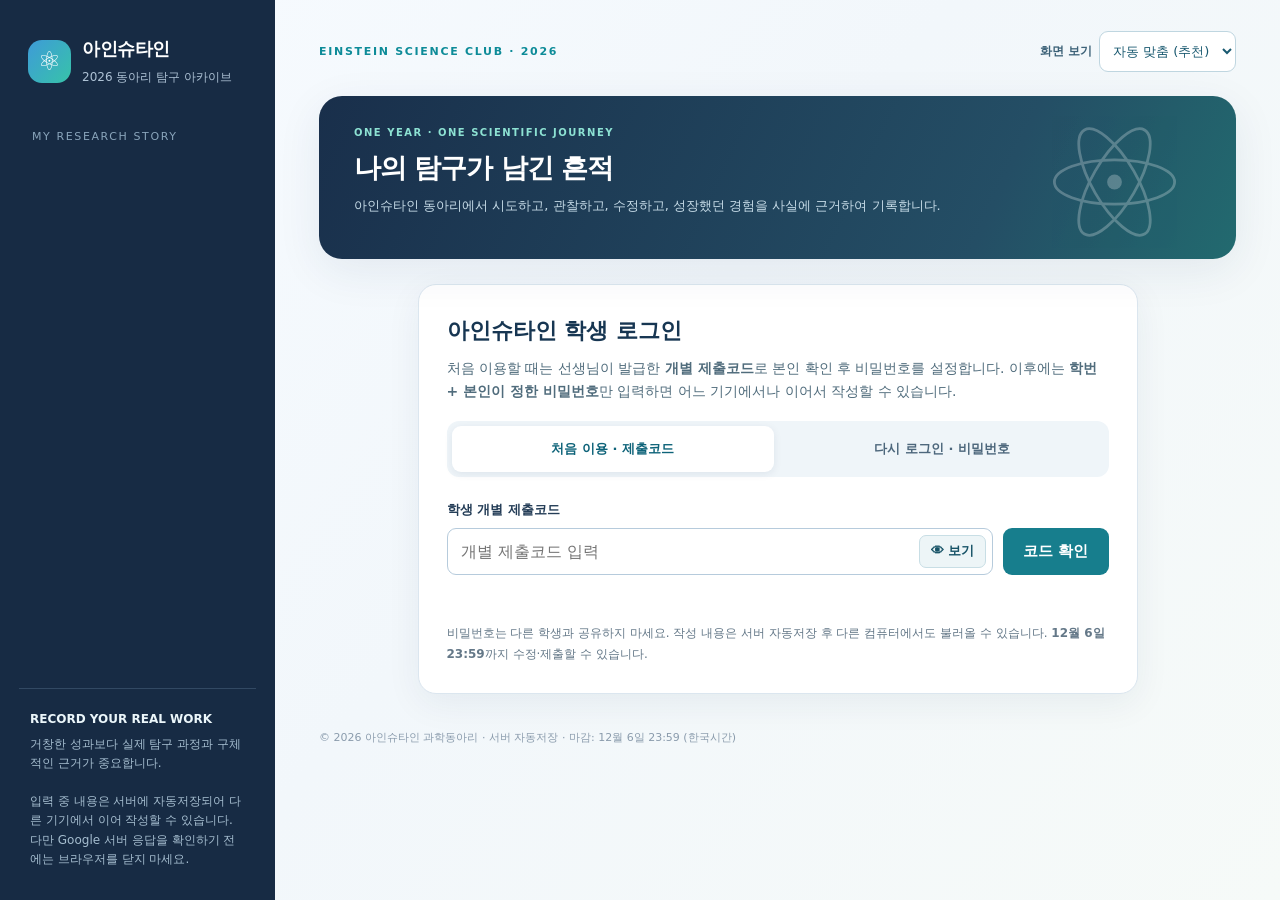
<file: v6/student.html>
<!doctype html>
<html lang="ko">
<head>
<base target="_top">
<meta charset="utf-8" />
<meta name="viewport" content="width=device-width, initial-scale=1, viewport-fit=cover" />
<script>
/* Google Apps Script HtmlService may discard static viewport meta tags.
   Re-apply it in the page as a fallback; Code.gs should also call addMetaTag. */
(function(){
  var m=document.querySelector('meta[name="viewport"]');
  if(!m){m=document.createElement('meta');m.name='viewport';document.head.appendChild(m);}
  m.setAttribute('content','width=device-width, initial-scale=1, viewport-fit=cover');
})();
</script>
<meta name="description" content="2026학년도 아인슈타인 과학동아리 활동 기록 및 보고서 직접 제출" />
<title>아인슈타인 | 2026 동아리 활동 기록 · 직접 제출</title>
<link rel="stylesheet" href="https://hyunjint.github.io/einstein-club/v6/assets/20261028/student-screen-mode-v16.css?v=mobile-20261030">
</head>
<body>
<!-- student-ui-inline-v2-20261028: evidence selections expand in place -->
<div class="app" id="app">
 <aside class="sidebar">
  <div class="brand"><div class="brand-icon">⚛</div><div><strong>아인슈타인</strong><small>2026 동아리 탐구 아카이브</small></div></div>
  <div class="sidebar-caption">MY RESEARCH STORY</div>
  <nav class="nav-wrap" id="navSteps" aria-label="작성 단계"></nav>
  <div class="sidebar-bottom"><strong>RECORD YOUR REAL WORK</strong>거창한 성과보다 실제 탐구 과정과 구체적인 근거가 중요합니다.<br><br>입력 중 내용은 서버에 자동저장되어 다른 기기에서 이어 작성할 수 있습니다. 다만 Google 서버 응답을 확인하기 전에는 브라우저를 닫지 마세요.</div>
 </aside>
 <main class="main">
  <header class="topbar"><div class="eyebrow">EINSTEIN SCIENCE CLUB · 2026</div><div class="screen-mode"><label for="studentScreenMode">화면 보기</label><select id="studentScreenMode" aria-label="화면 크기 선택"><option value="auto">자동 맞춤 (추천)</option><option value="phone">휴대폰 보기</option><option value="tablet">태블릿 보기</option><option value="desktop">데스크톱 보기</option></select></div><div class="top-actions"><button type="button" class="btn" id="draftSaveBtn">↧ 지금 저장</button><button type="button" class="btn" id="draftLoadBtn">↥ 서버에서 불러오기</button><button type="button" class="btn" id="backupBtn" title="다른 기기에서도 불러올 수 있는 JSON 백업 파일">백업 파일</button><input type="file" id="jsonImport" accept=".json,application/json" hidden></div></header>
  <section class="hero"><div class="hero-tag">ONE YEAR · ONE SCIENTIFIC JOURNEY</div><h1>나의 탐구가 남긴 흔적</h1><p>아인슈타인 동아리에서 시도하고, 관찰하고, 수정하고, 성장했던 경험을 사실에 근거하여 기록합니다.</p><svg class="hero-atom" viewBox="0 0 160 160" fill="none" aria-hidden="true"><circle cx="80" cy="80" r="8" fill="white"/><ellipse cx="80" cy="80" rx="65" ry="24" stroke="white" stroke-width="3"/><ellipse cx="80" cy="80" rx="65" ry="24" stroke="white" stroke-width="3" transform="rotate(60 80 80)"/><ellipse cx="80" cy="80" rx="65" ry="24" stroke="white" stroke-width="3" transform="rotate(120 80 80)"/></svg></section>
  <section id="studentLoginGate" class="student-login-card">
    <h2>아인슈타인 학생 로그인</h2>
    <p class="code-instructions">처음 이용할 때는 선생님이 발급한 <strong>개별 제출코드</strong>로 본인 확인 후 비밀번호를 설정합니다. 이후에는 <strong>학번 + 본인이 정한 비밀번호</strong>만 입력하면 어느 기기에서나 이어서 작성할 수 있습니다.</p>
    <div class="student-auth-tabs" role="group" aria-label="로그인 방식 선택">
      <button type="button" id="studentFirstTab" class="student-auth-tab active" aria-pressed="true">처음 이용 · 제출코드</button>
      <button type="button" id="studentReturnTab" class="student-auth-tab" aria-pressed="false">다시 로그인 · 비밀번호</button>
    </div>
    <div id="studentFirstLogin">
      <label for="studentLoginCode" class="student-auth-label">학생 개별 제출코드</label>
      <div class="student-login-controls"><div class="student-login-code-wrap"><input type="password" id="studentLoginCode" placeholder="개별 제출코드 입력" autocomplete="off" spellcheck="false"/><button type="button" class="toggle-code" id="studentShowCode" aria-controls="studentLoginCode" aria-pressed="false" aria-label="제출코드 보기">👁 보기</button></div><button type="button" id="studentLoginBtn">코드 확인</button></div>
      <div id="studentPasswordSetup" class="student-password-setup" hidden>
        <strong id="studentVerifiedName"></strong>
        <p class="hint">처음 사용할 비밀번호를 설정하세요. 이후 학교·집·휴대폰 어디서나 학번과 비밀번호로 로그인합니다.</p>
        <label for="studentNewPassword">새 비밀번호 (8자 이상 · 문자·숫자 조합 제한 없음)</label>
        <div class="password-entry"><input type="password" id="studentNewPassword" autocomplete="new-password" minlength="8" placeholder="원하는 비밀번호 8자 이상"/><button type="button" id="studentShowNewPassword" class="password-view-button">보기</button></div>
        <label for="studentConfirmPassword">비밀번호 다시 입력</label>
        <input type="password" id="studentConfirmPassword" autocomplete="new-password" placeholder="동일한 비밀번호 재입력"/>
        <button type="button" id="studentSetPasswordBtn" class="student-primary-auth">비밀번호 설정하고 시작하기</button>
      </div>
    </div>
    <div id="studentReturningLogin" hidden>
      <label for="studentLoginId" class="student-auth-label">학번 (5자리)</label>
      <input type="text" inputmode="numeric" autocomplete="username" maxlength="5" pattern="[0-9]*" id="studentLoginId" placeholder="예: 10000"/>
      <label for="studentLoginPassword" class="student-auth-label">내 비밀번호</label>
      <div class="password-entry"><input type="password" id="studentLoginPassword" autocomplete="current-password" placeholder="내가 설정한 비밀번호"/><button type="button" id="studentShowLoginPassword" class="password-view-button">보기</button></div>
      <button type="button" id="studentPasswordLoginBtn" class="student-primary-auth">학번·비밀번호로 로그인</button>
      <p class="student-login-note">비밀번호를 잊었다면 담당 교사에게 초기화를 요청하세요. 기존 작성 기록과 제출자료는 삭제되지 않습니다.</p>
    </div>
    <p class="student-login-feedback" id="studentLoginFeedback" role="status" aria-live="polite"></p>
    <p class="student-login-note">비밀번호는 다른 학생과 공유하지 마세요. 작성 내용은 서버 자동저장 후 다른 컴퓨터에서도 불러올 수 있습니다. <strong>12월 6일 23:59</strong>까지 수정·제출할 수 있습니다.</p>
  </section>
  <section id="studentDeadlineNotice" class="student-login-card student-deadline-card" hidden aria-live="polite" role="status">
    <div class="deadline-mark" aria-hidden="true">!</div>
    <h2>제출기한이 지났습니다.</h2>
    <p>문의: 3층 융합과학부 초미녀현진쌤</p>
  </section>
  <div id="studentWorkspace" hidden>
  <div class="student-identity" id="studentIdentity" role="status"></div>
  <div id="serverSaveStatus" style="padding:9px 13px;margin:-4px 0 12px;border:1px solid #bce2df;background:#f3fcfb;border-radius:9px;font-size:13px;color:#24646c" role="status" aria-live="polite">서버 자동저장 준비 중…</div>
  <div class="status-area"><div><div class="flex" style="justify-content:space-between"><strong class="small" id="stepTitle">학생 정보</strong><span class="tiny muted" id="progressText">1 / 5단계</span></div><div class="progress-track"><div class="progress-fill" id="progressFill"></div></div></div><div class="completion" id="completionText">저장 전 · <strong>0%</strong> 작성</div></div>
  <div id="stepContent"><div class="content-card" id="bootFallback" role="alert" style="padding:22px;line-height:1.8"><strong>학생 입력 화면을 불러오는 중입니다.</strong><p>학번·이름 입력란이 계속 나타나지 않으면 Ctrl+Shift+R로 새로고침하세요. 화면이 그대로라면 교사에게 연락해 주세요.</p></div></div>
  </div><!-- /studentWorkspace -->
  <div class="footer-note">© 2026 아인슈타인 과학동아리 · 서버 자동저장 · 마감: 12월 6일 23:59 (한국시간)</div>
 </main>
</div>
<div id="printRoot" class="print-root"></div>
<div class="toast" id="toast" role="status" aria-live="polite"></div>
<script src="https://hyunjint.github.io/einstein-club/v6/assets/20261028/student-password-auth-v14.js?v=8plus-free-20261123" onerror="document.getElementById('studentLoginFeedback').textContent='학생용 프로그램 파일을 불러오지 못했습니다. 새로고침 후 다시 시도해 주세요.'"></script>
<script src="https://hyunjint.github.io/einstein-club/v6/assets/20261028/student-diagnostics.js" onerror="document.getElementById('studentLoginFeedback').textContent='학생용 프로그램 파일을 불러오지 못했습니다. 새로고침 후 다시 시도해 주세요.'"></script>
<script src="https://hyunjint.github.io/einstein-club/v6/assets/20261028/student-main-v12.js?v=shared-poster-v27-workflow" onerror="document.getElementById('studentLoginFeedback').textContent='학생용 프로그램 파일을 불러오지 못했습니다. 새로고침 후 다시 시도해 주세요.'"></script>
<script src="https://hyunjint.github.io/einstein-club/v6/assets/20261028/student-screen-mode-v16.js"></script>
<script src="https://hyunjint.github.io/einstein-club/v6/assets/20261028/student-shared-poster-v15.js?v=27-reject-feedback"></script>
</body>
</html>
</file>
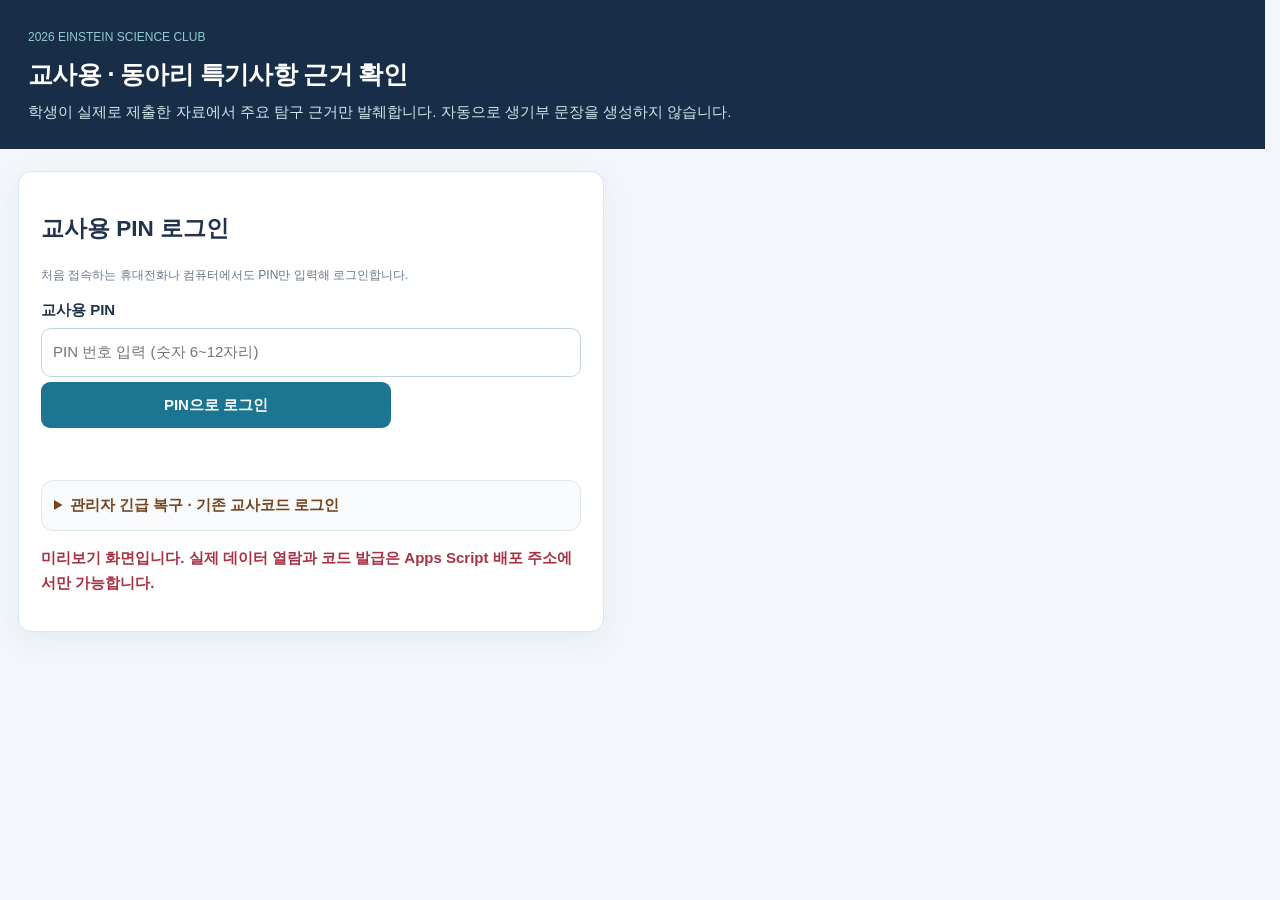
<file: v6/teacher.html>
<!doctype html><html lang="ko"><head><meta charset="utf-8"><meta name="viewport" content="width=device-width,initial-scale=1"><title>아인슈타인 교사용 · 핵심 근거 확인</title>
<style>body{font:15px/1.65 'Malgun Gothic','Apple SD Gothic Neo',sans-serif;margin:0;background:#f3f7fb;color:#21334c}header{background:#182e48;color:white;padding:27px max(20px,calc((100vw - 1040px)/2))}header h1{margin:5px 0;font-size:24px}.wrap{max-width:1040px;margin:25px auto;padding:0 20px}.card{background:white;border:1px solid #dbe6ed;border-radius:16px;padding:20px;margin:15px 0;box-shadow:0 8px 30px #152b4510}.grid{display:grid;grid-template-columns:repeat(auto-fit,minmax(210px,1fr));gap:13px}label{font-weight:700;display:block;margin-bottom:5px}textarea,input{font:inherit;box-sizing:border-box;width:100%;border:1px solid #c6d6e1;border-radius:10px;padding:11px}textarea{min-height:110px}button{border:0;border-radius:9px;background:#1c7692;color:white;padding:11px 15px;font:inherit;font-weight:700;cursor:pointer;margin:5px 7px 5px 0}button[disabled]{opacity:.5}small,.hint{font-size:12px;color:#66798d}.pill{display:inline-block;background:#e4f2f2;border-radius:30px;padding:3px 9px;font-size:12px;margin-right:6px}.result-card h3{margin:0 0 7px}.excerpt{margin:9px 0;background:#f6f9fc;padding:10px 12px;border-radius:8px;white-space:pre-wrap;overflow-wrap:anywhere}.excerpt strong{display:block;color:#1b6987;font-size:12px}details{margin:10px 0}summary{cursor:pointer;color:#215f79;font-weight:700}a{color:#136b92}#alert{color:#a83243;font-weight:700;white-space:pre-wrap}.muted{opacity:.7}#authForm{max-width:540px}
.toolbar{display:flex;flex-wrap:wrap;gap:7px;margin-top:8px}
.toolbar button{background:#234c73}.toolbar button:hover{background:#166879}
.table-scroller{width:100%;max-height:320px;overflow:auto;border:1px solid #e0e8ef;border-radius:9px;margin-top:10px}
table{width:100%;border-collapse:collapse;font-size:12px;min-width:520px}
th,td{text-align:left;padding:8px 9px;border-bottom:1px solid #e5edf3;white-space:nowrap}
th{background:#edf4f9;position:sticky;top:0;color:#2c455b}
.status-warning{color:#a23b34;font-weight:700}
code.secret{background:#f5f8fb;border:1px solid #dce7ef;padding:3px 5px;border-radius:5px;font-size:11px}
.resetBlock{margin-top:15px;padding:12px;background:#f8fafc;border:1px solid #dce8ee;border-radius:12px}
.resetBlock summary{color:#75441e}

.remember-session{display:flex;align-items:center;gap:8px;font-weight:400;font-size:13px;margin-top:10px;color:#37526a}
.remember-session input{width:18px;height:18px;margin:0;flex-shrink:0}
#logout{background:#697b87}

/* 2026 Einstein Teacher Wide Desktop Layout */
:root{color-scheme:light}
html{scrollbar-gutter:stable}
body{min-width:800px;font-size:15px}
header{padding:24px max(28px,calc((100vw - 1510px)/2));}
header h1{font-size:25px;letter-spacing:-.025em}
.wrap{width:calc(100% - 48px);max-width:1510px;padding:0;margin:22px auto 60px;box-sizing:border-box}
.card{padding:20px 22px;margin:12px 0;border-radius:13px}
#privateArea>.grid{display:grid;grid-template-columns:minmax(0,1.3fr) minmax(0,.9fr) minmax(0,.9fr);align-items:start;gap:14px}
#privateArea>.grid>.card{min-width:0;margin:0}
#privateArea>.grid>.card h2{font-size:19px;margin:2px 0 10px;letter-spacing:-.025em}
#privateArea>.grid>.card textarea{min-height:72px;max-height:150px}
#privateArea>.grid>.card #issued{min-height:78px;max-height:120px;font:12px/1.5 Consolas,'Malgun Gothic',monospace}
#privateArea>.grid>.card p.hint{margin:7px 0 10px}
#privateArea>.grid>.card button{font-size:13px;padding:9px 12px}
.codes-overview{margin-top:18px;padding:22px 25px 25px}
.codes-heading{display:flex;align-items:end;justify-content:space-between;gap:16px}
.codes-overview h2{margin:0 0 5px;font-size:22px;letter-spacing:-.03em;color:#173e59}
.codes-overview .hint{margin:3px 0 8px;font-size:12px}
.codes-overview .toolbar{display:flex;flex-wrap:wrap;gap:8px;margin-top:9px}
.codes-overview .toolbar button{margin:0;padding:10px 15px}
.codes-overview #codeCount{font-size:13px;font-weight:700;color:#326e7c;margin:15px 0 8px}
.codes-overview .table-scroller{height:auto!important;max-height:none!important;overflow:visible!important;margin-top:8px;border:1px solid #d7e5ec}
#codesTable{min-width:0!important;width:100%;table-layout:fixed;border-collapse:collapse;font-size:14px}
#codesTable th,#codesTable td{box-sizing:border-box;overflow:visible;text-overflow:clip;white-space:nowrap;padding:9px 13px;text-align:left;border-bottom:1px solid #e5edf2}
#codesTable th{background:#e8f1f6;color:#27495d;position:sticky;top:0;z-index:1;font-size:13px}
#codesTable th:nth-child(1){width:14%}
#codesTable th:nth-child(2){width:18%}
#codesTable th:nth-child(3){width:13%}
#codesTable th:nth-child(4){width:32%}
#codesTable th:nth-child(5){width:23%}
#codesTable tbody tr:nth-child(even){background:#f8fbfd}
#codesTable tbody tr:hover{background:#ecf6f8}
#codesTable code.secret{display:inline-block;max-width:100%;font-family:Consolas,'Cascadia Code','Malgun Gothic',monospace;font-size:14px;font-weight:700;letter-spacing:.055em;color:#193b57;background:#eef5f9;padding:5px 8px;box-sizing:border-box}
#codesTable .status-warning{white-space:normal;overflow-wrap:anywhere}
#list>.card{margin-top:18px}
#list .table-scroller{max-height:600px}
@media(max-width:1320px){
 .wrap{width:calc(100% - 36px)}
 #privateArea>.grid{grid-template-columns:repeat(2,minmax(0,1fr))}
 #privateArea>.grid>.card:first-child{grid-column:1/-1}
 #codesTable th,#codesTable td{padding:8px 10px}
}
@media(max-width:960px){
 body{min-width:760px}
 .wrap{width:calc(100% - 28px)}
 #privateArea>.grid{grid-template-columns:minmax(0,1fr)}
 #privateArea>.grid>.card:first-child{grid-column:auto}
 #codesTable{font-size:13px}
 #codesTable code.secret{font-size:12px;letter-spacing:.025em}
 #codesTable th,#codesTable td{padding:8px 7px}
}
@media print{
 header{padding:10px} .wrap{max-width:none;width:100%}
 #privateArea>.grid,#list,.codes-overview .toolbar,#logout{display:none!important}
 .codes-overview{border:0;box-shadow:none}
 #codesTable th{position:static}
}

/* 2026-10-30: password reset shortcut for each registered student */
#codesTable th:nth-child(1){width:11%}
#codesTable th:nth-child(2){width:14%}
#codesTable th:nth-child(3){width:10%}
#codesTable th:nth-child(4){width:29%}
#codesTable th:nth-child(5){width:21%}
#codesTable th:nth-child(6){width:15%}
#codesTable button.student-row-password-reset{background:#fff4ea;color:#865019;border:1px solid #e9c7a9;font-size:12px;padding:6px 10px;margin:0;white-space:nowrap}
#codesTable button.student-row-password-reset:hover{background:#ffe6cd}

.codes-overview>summary.codes-summary{cursor:pointer;display:flex;align-items:center;justify-content:space-between;flex-wrap:wrap;gap:6px;padding:7px 0;color:#173b57;font-size:17px}
.codes-summary .hint{font-size:12px;font-weight:400}
#submissionOverview input,#posterOverview input{margin:10px 0;max-width:550px}
#teacherPinGo{width:100%;max-width:350px}
#teacherPinFeedback{min-height:20px;color:#a42d45}
@media(max-width:840px){body{min-width:0}.wrap{width:calc(100% - 20px);margin:12px auto}.grid{grid-template-columns:1fr}.card{padding:16px 12px}header{padding:20px 14px}input,textarea{max-width:100%;box-sizing:border-box}}
</style></head><body><header><small style="color:#92c9ce">2026 EINSTEIN SCIENCE CLUB</small><h1>교사용 · 동아리 특기사항 근거 확인</h1><div style="color:#d1e5eb">학생이 실제로 제출한 자료에서 주요 탐구 근거만 발췌합니다. 자동으로 생기부 문장을 생성하지 않습니다.</div></header>
<main class="wrap"><section class="card" id="authForm"><h2>교사용 PIN 로그인</h2>
<p class="hint">처음 접속하는 휴대전화나 컴퓨터에서도 PIN만 입력해 로그인합니다.</p>
<label for="teacherPinInput">교사용 PIN</label><input id="teacherPinInput" type="password" inputmode="numeric" autocomplete="off" maxlength="12" placeholder="PIN 번호 입력 (숫자 6~12자리)">
<button type="button" id="teacherPinGo">PIN으로 로그인</button><p id="teacherPinFeedback" role="status" class="hint"></p>
<details class="resetBlock" id="teacherRecovery"><summary>관리자 긴급 복구 · 기존 교사코드 로그인</summary>
<label for="teacherCode">긴급 복구용 교사코드</label><input id="teacherCode" type="password" autocomplete="off" placeholder="기존 교사코드"><button id="login">교사코드 로그인</button>
<label class="remember-session" for="rememberSession"><input type="checkbox" id="rememberSession">이 탭에서 인증 유지 (최대 8시간)</label>
</details><p id="alert"></p></section>
<div id="privateArea" hidden><div style="text-align:right;margin-bottom:4px"><button id="logout" type="button">교사 로그아웃</button></div><div class="grid"><section class="card"><h2>학생별 제출코드 발급</h2><p class="hint">한 줄에 학생 1명씩 입력합니다. 형식: <code>20000,홍길동,조장</code> 또는 <code>20001,김영희</code><br>이미 발급된 학생을 다시 입력해도 같은 코드를 조회합니다. 기존 데이터에는 일회성 갱신이 필요할 수 있습니다.</p><textarea id="rosterInput" placeholder="20000,홍길동,조장&#10;20001,김영희"></textarea><button id="issue">제출코드 발급</button><p class="hint">코드는 교사용 서버에 보관됩니다. 발급 버튼을 다시 눌러도 기존 코드는 변경되지 않습니다.</p><textarea id="issued" readonly placeholder="조회 또는 발급한 학생별 코드" style="min-height:100px"></textarea><button id="copy">화면 목록 복사</button>

<details class="resetBlock"><summary>기존 코드 복원 불가 학생 · 1회 갱신 / 개별 코드 재발급</summary><p class="hint">과거 서버에서 해시값만 저장한 코드는 복원할 수 없습니다. 아래 버튼은 코드를 분실한 학생에게 <strong>새 코드</strong>를 발급합니다. 기존 코드는 무효화되며, 이미 업로드 중이거나 완료한 학생은 갱신되지 않습니다.</p>
<div class="toolbar"><button id="resetLegacy">복원 불가 학생만 일괄 갱신</button></div>
<label for="resetIds">특정 학생만 재발급할 때 학번 입력</label><textarea id="resetIds" placeholder="20000&#10;20001" style="min-height:70px"></textarea><button id="resetCodes">선택한 학생 코드 재발급</button></details></section>
</div><details class="card codes-overview" aria-labelledby="allCodesTitle">
<summary class="codes-summary"><strong id="allCodesTitle">학생별 학번 · 이름 · 개별 제출코드</strong><span class="hint" id="codeCount">등록 학생 조회 중</span></summary>
<p class="hint">펼치면 학생별 코드 조회와 비밀번호 초기화가 가능합니다.</p>
<div class="toolbar"><button id="loadCodes">전체 코드 다시 조회</button><button id="exportXlsx">전체 코드 Excel 다운로드 (.xlsx)</button></div>
<div class="table-scroller"><table id="codesTable"><thead><tr><th>학번</th><th>이름</th><th>역할</th><th>개별 제출코드</th><th>상태</th><th>비밀번호 관리</th></tr></thead><tbody id="codeRows"></tbody></table></div></details>
<section class="card" id="submissionOverview"><h2>최종보고서 · 활동 기록 제출 현황</h2><p class="hint">최종 제출 학생을 학번 · 이름 · 연구주제로 검색할 수 있습니다.</p><div class="toolbar"><strong id="einActivityCloseStatus">마감 상태 조회 중…</strong> <button type="button" id="einActivityToggle">활동 기록 제출 마감</button></div>
<div id="counts">-</div><input id="search" placeholder="학번 · 이름 · 연구주제 검색"><button id="refresh">제출현황 새로고침</button></section>
<section id="list"></section>
<section class="card" id="posterOverview"><h2>모둠별 연구포스터 제출 현황</h2><p class="hint">포스터 파일·제출일시·모둠원별 확인 여부를 조회합니다.</p><div class="toolbar"><strong id="einPosterCloseStatus">마감 상태 조회 중…</strong> <button type="button" id="einPosterToggle">공동 포스터 제출 마감</button></div>
<div id="posterCount" class="hint">포스터 조회 중…</div><input id="posterSearch" placeholder="모둠원 학번 · 이름 · 연구제목 검색"><button id="refreshPosters">포스터 새로고침</button><div id="posterList"></div></section></div>
</main>
<script>
(function(){'use strict';const $=x=>document.getElementById(x),esc=v=>String(v??'').replace(/[&<>"']/g,c=>({'&':'&amp;','<':'&lt;','>':'&gt;','"':'&quot;',"'":'&#39;'}[c]));const connected=typeof google!=='undefined'&&!!google.script?.run;let code='',all=[],tokens=[],posters=[],einCloseState={activity:false,poster:false,deadlinePassed:false};
function call(fn,...a){return new Promise((ok,no)=>{if(!connected){no(Error('서버 연결 전: 이 파일을 GitHub에서 직접 연 경우 미리보기만 가능합니다.'));return;}google.script.run.withSuccessHandler(ok).withFailureHandler(e=>no(Error(e.message||String(e))))[fn](...a);});}
function notice(s){$('alert').textContent=s;}
function snippet(label,t){return t?`<div class="excerpt"><strong>${esc(label)}</strong>${esc(t)}</div>`:'';}

let selectedStudentId='';
const fullRecordCache=new Map(),fullRecordPending=new Set();

function fullStudentRecordHTML(info){
 const st=info?.student;
 if(!st)return '<p class="hint">학생의 원문을 찾을 수 없습니다.</p>';
 const paragraphs=[
  snippet('희망 진로 분야',st.careerGoal),
  snippet('큰 연구주제·질문',String(st.researchTheme||'')+'\n'+String(st.researchQuestion||'')),
  snippet('탐구 흐름',st.themeConnection)
 ];
 (st.projects||[]).forEach((p,i)=>{
  paragraphs.push('<h4>실험 '+(i+1)+' · '+esc(p.title)+'</h4>');
  [['탐구 형태',p.mode],['모둠·협력 학생',p.team],['실험 질문',p.question],['탐구 동기',p.motivation],
   ['가설',p.hypothesis],['실험 설계',p.design],['관찰·측정 결과',p.results],['과학적 해석',p.analysis],
   ['어려움·한계',p.challenge],['시도한 개선·제안',p.nextTry],['핵심 결과',p.summary],
   ['연구주제와의 연결',p.themeLink]].forEach(([label,value])=>{if(value)paragraphs.push(snippet(label,value));});
  (p.roles||[]).forEach(role=>paragraphs.push(snippet('실제 담당 역할: '+role,(p.roleNotes||{})[role])));
 });
 paragraphs.push(snippet('동아리에서 맡은 직책',st.position));
 paragraphs.push(snippet('직책 관련 실제 활동',st.positionWork));
 (st.evidence||[]).forEach(k=>paragraphs.push(snippet('활동 근거: '+k,(st.evidenceNotes||{})[k])));
 [['그밖의 협력·기여',st.otherContribution],['새롭게 이해한 개념',st.growthConcept],
  ['탐구 방식 변화',st.growthChange],['후속 질문',st.followup],['추가 탐구 계획',st.futurePlan],
  ['기타 학생 기록',st.teacherNote]].forEach(([label,value])=>{if(value)paragraphs.push(snippet(label,value));});
 return paragraphs.join('');
}

function trimEvidence(value,max=150){const text=String(value||'').replace(/\s+/g,' ').trim();return text.length>max?text.slice(0,max)+'…':text;}
function evidenceSummary(s){
 const experiments=(s.experiments||[]).map(x=>[x.title,x.result,x.analysis].filter(Boolean).join(' · ')).filter(Boolean);
 const roles=(s.experiments||[]).flatMap(x=>(x.roleNotes||[]).map(r=>(x.title?x.title+' / ':'')+r.role+': '+r.note));
 const evidence=(s.evidence||[]).map(x=>x.note?x.key+': '+x.note:'').filter(Boolean);
 return {experiments:experiments.join('\n'),roles:roles.join('\n'),evidence:evidence.join('\n'),
   reportPreview:experiments.join('\n'),attachments:(s.files||[]).map(f=>f.name).join(' / ')};
}
function downloadSummaryExcel(){
 if(!all.length){alert('완료된 제출 기록을 불러온 뒤 다운로드하세요.');return;}
 const students=all.slice().sort((a,b)=>String(a.studentId).localeCompare(String(b.studentId),'ko'));
 const sourceHeaders=['학번','이름','진로 분야','큰 연구주제','핵심 연구질문','실험 제목과 주요 결과 (학생 입력)','과학적 해석','실제 수행 역할','문제해결·협력 등 구체적 사례','새롭게 이해한 과학 개념','탐구 태도의 변화','후속 질문','첨부 보고서·포스터 파일명','제출 횟수','최신 접수번호','최신 제출시각','근거 구분'];
 const summaries=[],experiments=[],evidenceRows=[],attachments=[],source=[];
 for(const s of students){
  const e=evidenceSummary(s);
  const exp=Array.isArray(s.experiments)?s.experiments:[];
  const ev=Array.isArray(s.evidence)?s.evidence:[];
  const files=Array.isArray(s.files)?s.files:[];
  const notes=exp.flatMap(x=>(x.roleNotes||[]).filter(r=>r.note).map(r=>(x.title?x.title+' / ':'')+r.role+': '+r.note));
  summaries.push([s.studentId,s.name,s.career,s.theme,s.question,exp.length,notes.length,ev.length,s.receivedAt]);
  exp.forEach((p,i)=>experiments.push([
   s.studentId,s.name,i+1,p.title,p.result,p.analysis,p.challenge,
   (p.roleNotes||[]).map(r=>r.role+': '+(r.note||'')).join('\n')
  ]));
  ev.forEach(x=>evidenceRows.push([s.studentId,s.name,'활동 근거: '+x.key,x.note,s.theme]));
  [['새롭게 이해한 개념',s.growth],['탐구 태도 변화',s.change],['후속 질문',s.followup]].forEach(pair=>{
   if(String(pair[1]||'').trim())evidenceRows.push([s.studentId,s.name,pair[0],pair[1],s.theme]);
  });
  if(!files.length)attachments.push([s.studentId,s.name,'첨부 없음','',s.receipt,s.receivedAt]);
  else files.forEach(f=>attachments.push([s.studentId,s.name,f.kind==='poster'?'포스터':'보고서',f.name,s.receipt,s.receivedAt]));
  source.push([s.studentId,s.name,s.career,s.theme,s.question,e.experiments,
   exp.map(x=>x.analysis).filter(Boolean).join('\n'),e.roles,e.evidence,
   s.growth,s.change,s.followup,e.attachments,s.revisionCount||1,
   s.receipt,s.receivedAt,'학생이 작성한 활동기록을 발췌함. 첨부 보고서 본문은 자동 분석하지 않음']);
 }
 const book=[
  {name:'학생별 요약',desc:'한 학생당 1행 · 항목별로 다른 시트에서 자세히 확인',headers:['학번','이름','진로 분야','큰 연구주제','핵심 연구질문','실험 수','역할 수','근거 수','최신 제출시각'],widths:[13,15,18,42,44,11,11,11,22],rows:summaries},
  {name:'실험과 역할',desc:'학생별 실험 결과·해석·역할을 한눈에 비교',headers:['학번','이름','실험','실험 제목','핵심 결과','과학적 해석','한계·개선','실제 수행 역할'],widths:[13,15,10,34,48,45,38,48],rows:experiments},
  {name:'활동 근거와 성찰',desc:'학생이 직접 작성한 사례와 성찰 · 원문 발췌',headers:['학번','이름','기록 분류','학생 작성 내용','큰 연구주제'],widths:[13,15,26,74,43],rows:evidenceRows},
  {name:'첨부와 접수',desc:'파일명과 접수 현황 · 교사용 확인',headers:['학번','이름','첨부 유형','파일명','최신 접수번호','최신 제출시각'],widths:[13,15,15,66,38,22],rows:attachments},
  {name:'원본 통합자료',desc:'이전 다운로드의 17개 항목을 그대로 보존',headers:sourceHeaders,widths:[13,15,18,42,44,46,44,48,50,44,44,38,44,12,38,22,55],rows:source}
 ];
 const blob=buildFormattedResearchWorkbook(book);
 const url=URL.createObjectURL(blob),a=document.createElement('a');
 a.href=url;a.download='아인슈타인_학생별_생기부_근거정리_'+new Date().toISOString().slice(0,10)+'.xlsx';
 document.body.appendChild(a);a.click();a.remove();setTimeout(()=>URL.revokeObjectURL(url),10000);
}
function render(){
 const q=$('search').value.trim().toLowerCase();
 const results=all.filter(x=>[x.studentId,x.name,x.theme,x.question].join(' ').toLowerCase().includes(q));
 $('counts').textContent='제출 완료 '+all.length+'명 · 검색 결과 '+results.length+'명';
 if(!results.length){$('list').innerHTML='<div class="card">제출 완료된 학생이 없거나 검색 결과가 없습니다.</div>';return;}
 const selected=results.find(x=>x.studentId===selectedStudentId);
 const fullRecord=fullRecordCache.get(selectedStudentId);
 const rows=results.map(s=>{
  const ev=evidenceSummary(s);
  return '<tr><td><button type="button" class="student-detail-open" data-open-student="'+esc(s.studentId)+'">'+esc(s.studentId)+' · '+esc(s.name)+'</button></td>'+
   '<td>'+esc(s.career||'-')+'</td><td>'+esc(trimEvidence(s.theme,85))+'</td>'+
   '<td>'+esc(trimEvidence(ev.experiments,165))+'</td><td>'+esc(trimEvidence(ev.evidence,130))+'</td>'+
   '<td>'+esc(s.files.filter(x=>x.kind==='report').length+' 보고서 / '+s.files.filter(x=>x.kind==='poster').length+' 포스터')+'</td><td>'+esc(s.receivedAt||'')+'</td><td><button type="button" data-ein-delete-student="'+esc(s.studentId)+'" style="background:#fff1f1;color:#902c36;border:1px solid #e9bcc2;padding:8px 10px;white-space:nowrap">이 학생 기록 삭제</button></td></tr>';
 }).join('');
 let details='';
 if(selected){
  const s=selected,e=evidenceSummary(s);
  details='<article class="card result-card" id="studentDetails"><h2>'+esc(s.studentId)+' · '+esc(s.name)+' <span class="pill">'+esc(s.career||'진로 미정')+'</span></h2>'+
   '<p class="hint">최신 접수 '+esc(s.receivedAt)+' · 수정 제출 '+esc(s.revisionCount||1)+'회 · 실제 제출자료를 근거로 작성해주세요.</p>'+
   snippet('큰 연구주제 / 연구질문',s.theme+'\n'+s.question)+
   s.experiments.map((x,i)=>snippet('실험 '+(i+1)+' · '+x.title+' / 핵심 결과',x.result)+snippet('과학적 해석',x.analysis)+
     snippet('한계 및 개선',x.challenge)+(x.roleNotes||[]).map(r=>snippet('실제로 한 역할 · '+r.role,r.note)).join('')).join('')+
   s.evidence.map(x=>snippet(x.key,x.note)).join('')+
   snippet('새롭게 이해한 개념',s.growth)+snippet('탐구 태도 변화',s.change)+snippet('후속 탐구',s.followup)+
   '<details class="full-record" '+(fullRecord?'open':'')+'><summary>학생이 작성한 전체 원문 보기</summary>'+(fullRecord?fullStudentRecordHTML(fullRecord):'<p class="hint">선택한 학생의 전체 원문을 서버에서 불러오는 중입니다…</p>')+'</details>'+ 
   '<h3>최신 제출 첨부파일</h3>'+
   (s.files.map(f=>'<div style="display:flex;gap:10px;align-items:center;flex-wrap:wrap;margin:5px 0"><a href="'+esc(f.url)+'" target="_blank" rel="noopener noreferrer">'+esc((f.kind==='poster'?'[포스터] ':'[보고서] ')+f.name)+'</a>'+((f.kind==='poster'&&posters.some(p=>p.fileUrl===f.url))?'<span class="hint">공동 포스터 목록에서 삭제</span>':'<button type="button" data-ein-delete-attachment="'+esc(f.url)+'" data-ein-student="'+esc(s.studentId)+'">이 파일 삭제</button>')+'</div>').join('')||'<p class="hint">등록된 파일 없음</p>')+
   '<p class="hint">보고서 핵심개요는 학생이 직접 작성한 연구기록의 제목·결과·해석을 발췌한 것입니다. 첨부된 PDF·HWP·Word 본문 전체를 자동으로 읽어 요약한 것은 아닙니다.</p>'+
   '<details><summary>이전 제출 이력 보기</summary>'+((s.history||[]).map((h,i)=>'<div>'+(i+1)+'차 · '+esc(h.submittedAt)+' · <a href="'+esc(h.folderUrl)+'" target="_blank" rel="noopener noreferrer">이전 제출 폴더</a></div>').join(''))+'</details></article>';
 }
 $('list').innerHTML='<section class="card"><h2>학생별 생기부 참고 근거 요약</h2><p class="hint">학번·이름을 클릭하면 제출한 실제 내용과 첨부파일을 펼쳐 볼 수 있습니다. 아래 표는 학생이 직접 작성한 탐구 기록을 근거로 요약한 것이며, 첨부된 보고서 본문 자동 분석 결과는 아닙니다.</p>'+
 '<button type="button" id="evidenceXlsx">정리된 Excel 다운로드 · 요약·실험·근거·첨부 5개 시트 (.xlsx)</button> <button type="button" id="einRestoreStudent" style="background:#ecf3fa;color:#244c70;border:1px solid #ccdbea">삭제 기록 복구</button><p class="hint">학생별 삭제는 완료된 제출을 목록과 엑셀에서 제외합니다. 원본 자료·계정·비밀번호는 보관되며 복구할 수 있습니다.</p>'+ 
 '<div class="table-scroller" style="max-height:540px"><table style="min-width:1060px"><thead><tr><th>학생 (상세 보기)</th><th>진로</th><th>연구주제</th><th>실험·보고서 핵심개요</th><th>활동 근거</th><th>첨부</th><th>최종 접수</th><th>관리</th></tr></thead><tbody>'+rows+'</tbody></table></div></section>'+details;
}
$('list').addEventListener('click',async ev=>{
 const del=ev.target.closest('[data-ein-delete-student]');
 if(del){
  if(del.disabled)return;
  const studentId=del.getAttribute('data-ein-delete-student');
  const record=all.find(x=>x.studentId===studentId);
  if(!record)return alert('선택한 학생을 현재 목록에서 찾을 수 없습니다.');
  if(!confirm(studentId+' '+record.name+' 학생의 완료된 제출 내역을 개별 삭제할까요?\n이 학생의 완료된 접수가 목록과 Excel에서 제외됩니다.\n원본 Google Drive 파일과 계정은 유지되어 복구할 수 있습니다.'))return;
  if(prompt('삭제 확인을 위해 학번 '+studentId+'을(를) 입력하세요.')!==studentId)return;
  del.disabled=true;del.textContent='처리 중…';
  try{
   const result=await call('deleteEinsteinTeacherStudentRecordsV20',code,studentId);
   if(!result?.ok)throw Error('서버 응답 오류');
   if(selectedStudentId===studentId)selectedStudentId='';
   fullRecordCache.delete(studentId);
   all=await call('getEinsteinTeacherDashboardV10',code);
   render();
   alert(studentId+' 학생의 제출 기록 '+result.removed+'건을 목록에서 제외했습니다. 필요하면 삭제 기록 복구를 사용하세요.');
  }catch(err){alert('학생 기록 삭제 실패: '+err.message+'\n서버에 EinsteinTeacherSubmissionDeleteV20.gs 파일이 설치되고 재배포되었는지 확인해 주세요.');}
  finally{del.disabled=false;}
  return;
 }
 if(ev.target.closest('#einRestoreStudent')){
  const id=String(prompt('복구할 학생의 학번 5자리를 입력하세요.')||'').trim();
  if(!id)return;
  if(!/^\d{5}$/.test(id))return alert('학번 5자리를 입력하세요.');
  if(!confirm(id+' 학생의 삭제 기록을 제출 현황에 복구하시겠습니까?'))return;
  try{
   const restored=await call('restoreEinsteinTeacherStudentRecordsV20',code,id);
   all=await call('getEinsteinTeacherDashboardV10',code);
   render();alert(id+' 학생의 제출 기록 '+restored.restored+'건을 복구했습니다.');
  }catch(err){alert('복구 실패: '+err.message);}
  return;
 }
 const btn=ev.target.closest('[data-ein-delete-attachment]');
 if(btn){
  const studentId=btn.getAttribute('data-ein-student'),fileUrl=btn.getAttribute('data-ein-delete-attachment');
  const name=all.find(x=>x.studentId===studentId)?.name||'';
  if(!confirm(studentId+' '+name+' 학생의 선택한 첨부파일을 삭제하시겠습니까?\n해당 파일은 Google Drive 휴지통으로 이동하고 제출 기록에서 제거됩니다.\n다른 파일, 계정과 활동 기록 원문은 유지됩니다.'))return;
  if(prompt('삭제 확인을 위해 학번 '+studentId+'을(를) 입력하세요.')!==studentId)return;
  btn.disabled=true;
  call('deleteEinsteinTeacherAttachmentV19',code,studentId,fileUrl).then(async ()=>{
   fullRecordCache.delete(studentId);
   all=await call('getEinsteinTeacherDashboardV10',code);render();alert('선택한 파일을 삭제했습니다.');
  }).catch(e=>alert('파일 삭제 실패: '+e.message)).finally(()=>btn.disabled=false);
  return;
 }
 const t=ev.target.closest('[data-open-student]');
 if(t){
  selectedStudentId=t.dataset.openStudent;render();$('studentDetails')?.scrollIntoView({behavior:'smooth',block:'start'});
  if(!fullRecordCache.has(selectedStudentId)&&!fullRecordPending.has(selectedStudentId)){
   const requested=selectedStudentId;fullRecordPending.add(requested);
   call('getEinsteinStudentFullRecordV12',code,requested).then(info=>{
    fullRecordPending.delete(requested);fullRecordCache.set(requested,info);
    if(selectedStudentId===requested)render();
   }).catch(err=>{
    fullRecordPending.delete(requested);
    if(selectedStudentId===requested){
     const el=$('studentDetails')?.querySelector('.full-record');
     if(el)el.innerHTML='<summary>학생 전체 기록 조회</summary><p class="status-warning">원문 불러오기 실패: '+esc(err.message)+'</p>';
    }
   });
  }
  return;
 }
 if(ev.target.closest('#evidenceXlsx')){try{downloadSummaryExcel();}catch(e){alert('요약표 다운로드 실패: '+e.message);}}
});

// 인증을 탭별로 최대 8시간만 기억합니다. 영구 저장(localStorage)은 사용하지 않습니다.
const SESSION_KEY='einstein_teacher_auth_tab_v1',SESSION_MS=8*60*60*1000;
function forgetSession(){try{sessionStorage.removeItem(SESSION_KEY);}catch(e){}}
function rememberAuth(k){try{sessionStorage.setItem(SESSION_KEY,JSON.stringify({key:k,expires:Date.now()+SESSION_MS}));return true;}catch(e){return false;}}
function restoreAuth(){try{const obj=JSON.parse(sessionStorage.getItem(SESSION_KEY)||'null');if(obj&&typeof obj.key==='string'&&obj.expires>Date.now())return obj.key;}catch(e){}forgetSession();return '';}
async function authenticate(k,resuming){
 const b=$('login');if(b.disabled)return;
 if(!k){notice('교사 코드를 입력하세요.');return;}
 b.disabled=true;
 try{
  // 먼저 빠른 코드 목록 조회로 인증해 즉시 관리 화면을 표시합니다.
  const initialTokens=await call('listEinsteinCodesV8',k);
  code=k;all=[];
  if(!resuming){if($('rememberSession').checked){if(!rememberAuth(k))alert('브라우저 저장소 제한으로 이번 탭의 인증을 유지하지 못할 수 있습니다.');}else forgetSession();}
  $('privateArea').hidden=false;$('authForm').hidden=true;$('teacherCode').value='';notice('');
  showTokens(initialTokens);
  loadPosters();
  loadEinCloseState();
  $('counts').textContent='제출현황 불러오는 중…';
  $('list').innerHTML='';
  // Drive에서 제출 보고서를 읽는 느린 요청은 별도로 실행합니다.
  call('getEinsteinTeacherDashboardV10',k).then(function(data){
   if(code!==k)return;
   all=data;render();
  }).catch(function(e){
   if(code!==k)return;
   $('counts').textContent='제출현황 조회 실패 · 새로고침 버튼으로 재시도하세요.';
   $('list').textContent='서버 응답: '+e.message;
  });
 }catch(e){
  if(resuming)forgetSession();
  code='';$('privateArea').hidden=true;$('authForm').hidden=false;
  notice((resuming?'이전 인증을 다시 확인할 수 없습니다. 재로그인해 주세요. ':'')+e.message);
 }finally{b.disabled=false;}
}
$('login').onclick=()=>authenticate($('teacherCode').value.trim(),false);
$('teacherCode').addEventListener('keydown',e=>{if(e.key==='Enter'){e.preventDefault();$('login').click();}});
$('logout').onclick=()=>{
 forgetSession();code='';all=[];tokens=[];posters=[];$('rememberSession').checked=false;
 $('privateArea').hidden=true;$('authForm').hidden=false;
 $('teacherCode').value='';$('issued').value='';$('list').innerHTML='';
 $('codesTable').querySelector('tbody').innerHTML='';$('codeCount').textContent='';
 $('counts').textContent='-';$('posterCount').textContent='-';$('posterList').innerHTML='';notice('로그아웃했습니다.');
};
const savedKey=restoreAuth();
if(savedKey){$('rememberSession').checked=true;notice('이 탭의 교사 인증을 확인하는 중입니다…');authenticate(savedKey,true);}

$('refresh').onclick=async()=>{try{all=await call('getEinsteinTeacherDashboardV10',code);render();}catch(e){alert(e.message);}};
function tokenText(rows){return rows.map(x=>[x.id,x.name,x.code||'[코드 복원 불가]',x.leader?'조장':'일반',x.status].join('\t')).join('\n');}
function showTokens(rows){
 tokens=(rows||[]).slice().sort((a,b)=>String(a.id).localeCompare(String(b.id)));
 $('issued').value=tokenText(tokens);
 const missing=tokens.filter(x=>!x.code);
 $('codeCount').textContent='등록 학생 '+tokens.length+'명 · 조회 가능 '+(tokens.length-missing.length)+'명 · 기존 코드 복원 불가 '+missing.length+'명';
 $('codesTable').querySelector('tbody').innerHTML=tokens.map(x=>`<tr><td>${esc(x.id)}</td><td>${esc(x.name)}</td><td>${x.leader?'조장':'일반'}</td><td>${x.code?`<code class="secret">${esc(x.code)}</code>`:'<span class="status-warning">코드 1회 갱신 필요</span>'}</td><td class="${x.needsReset?'status-warning':''}">${esc(x.status)}</td><td><button type="button" class="student-row-password-reset" data-student-id="${esc(x.id)}" title="${esc(x.name)} 학생 비밀번호만 초기화">비번 초기화</button></td></tr>`).join('');
}
async function reloadTokens(){showTokens(await call('listEinsteinCodesV8',code));}
function setBusy(button,working){button.disabled=working;button.setAttribute('aria-busy',working?'true':'false');}
$('issue').onclick=async()=>{
 const button=$('issue');if(button.disabled)return;
 try{setBusy(button,true);const r=await call('issueEinsteinCodesV8',code,$('rosterInput').value);await reloadTokens();
  const needs=r.filter(x=>x.needsReset).length;
  alert(needs?`등록된 ${r.length}명 중 ${needs}명의 옛 코드는 복구할 수 없습니다. '복원 불가 학생만 일괄 갱신'을 한 번 실행하면 이후에는 계속 같은 코드를 조회할 수 있습니다.`:`${r.length}명의 제출코드를 표시했습니다. 같은 버튼을 다시 눌러도 코드는 바뀌지 않습니다.`);
 }catch(e){alert('발급/조회 실패: '+e.message);}finally{setBusy(button,false);}
};
$('loadCodes').onclick=async()=>{const b=$('loadCodes');try{setBusy(b,true);await reloadTokens();}catch(e){alert('조회 실패: '+e.message);}finally{setBusy(b,false);}};
$('resetLegacy').onclick=async()=>{
 const ids=tokens.filter(x=>!x.code).map(x=>x.id);
 if(!ids.length)return alert('일회성 갱신이 필요한 학생이 없습니다.');
 if(!confirm(`기존 코드가 복원되지 않는 ${ids.length}명의 코드를 새로 발급할까요?\n기존 코드는 모두 무효화됩니다. 기존 학생에게 이미 코드를 전달했다면 취소하세요.`))return;
 const b=$('resetLegacy');try{setBusy(b,true);await call('reissueEinsteinCodesV8',code,ids.join('\n'));await reloadTokens();alert('코드를 갱신하고 보관했습니다. 이제 Excel 다운로드가 가능합니다.');}catch(e){alert('일괄 갱신 실패: '+e.message);}finally{setBusy(b,false);}
};
$('resetCodes').onclick=async()=>{
 const raw=$('resetIds').value.trim();if(!raw)return alert('재발급할 학번을 입력하세요.');
 if(!confirm('입력한 학생의 기존 제출코드가 무효화됩니다. 새 코드를 발급할까요?'))return;
 const b=$('resetCodes');try{setBusy(b,true);await call('reissueEinsteinCodesV8',code,raw);await reloadTokens();$('resetIds').value='';alert('새 코드가 발급되었습니다. 나중에도 다시 조회할 수 있습니다.');}catch(e){alert('재발급 실패: '+e.message);}finally{setBusy(b,false);}
};
// 외부 라이브러리 없이 OOXML ZIP을 생성하여 진짜 .xlsx 파일을 저장합니다.
function xmlEscape(v){return String(v??'').replace(/[\u0000-\u0008\u000B\u000C\u000E-\u001F]/g,'').replace(/&/g,'&amp;').replace(/</g,'&lt;').replace(/>/g,'&gt;').replace(/"/g,'&quot;').replace(/'/g,'&apos;');}
function crc32(bytes){let c=0xffffffff;for(const b of bytes){c^=b;for(let i=0;i<8;i++)c=(c>>>1)^((c&1)?0xedb88320:0);}return(c^0xffffffff)>>>0;}
function zipUncompressed(files){
 const enc=new TextEncoder(),parts=[],central=[];let offset=0;
 const u16=(v)=>[v&255,(v>>>8)&255],u32=(v)=>[v&255,(v>>>8)&255,(v>>>16)&255,(v>>>24)&255];
 for(const [name,data] of Object.entries(files)){
  const n=enc.encode(name),b=enc.encode(data),crc=crc32(b),len=b.length;
  const local=new Uint8Array([80,75,3,4,...u16(20),...u16(0x800),...u16(0),...u16(0),...u16(0),...u32(crc),...u32(len),...u32(len),...u16(n.length),...u16(0)]);
  parts.push(local,n,b);
  const cen=new Uint8Array([80,75,1,2,...u16(20),...u16(20),...u16(0x800),...u16(0),...u16(0),...u16(0),...u32(crc),...u32(len),...u32(len),...u16(n.length),...u16(0),...u16(0),...u16(0),...u16(0),...u32(0),...u32(offset)]);
  central.push(cen,n);offset+=local.length+n.length+len;
 }
 const centralSize=central.reduce((a,b)=>a+b.length,0),count=Object.keys(files).length;
 const end=new Uint8Array([80,75,5,6,...u16(0),...u16(0),...u16(count),...u16(count),...u32(centralSize),...u32(offset),...u16(0)]);
 return new Blob([...parts,...central,end],{type:'application/vnd.openxmlformats-officedocument.spreadsheetml.sheet'});
}
function colName(i){let s='';for(i++;i;i=Math.floor((i-1)/26))s=String.fromCharCode(65+(i-1)%26)+s;return s;}
function buildWorkbook(rows,sheetName='학생별 제출코드'){
 const sheetRows=rows.map((r,ri)=>'<row r="'+(ri+1)+'">'+r.map((v,ci)=>'<c r="'+colName(ci)+(ri+1)+'" t="inlineStr"><is><t>'+xmlEscape(v)+'</t></is></c>').join('')+'</row>').join('');
 const sheet='<?xml version="1.0" encoding="UTF-8" standalone="yes"?><worksheet xmlns="http://schemas.openxmlformats.org/spreadsheetml/2006/main"><cols><col min="1" max="1" width="14" customWidth="1"/><col min="2" max="2" width="14" customWidth="1"/><col min="3" max="3" width="12" customWidth="1"/><col min="4" max="4" width="28" customWidth="1"/><col min="5" max="5" width="18" customWidth="1"/></cols><sheetData>'+sheetRows+'</sheetData></worksheet>';
 return zipUncompressed({
 '[Content_Types].xml':'<?xml version="1.0" encoding="UTF-8"?><Types xmlns="http://schemas.openxmlformats.org/package/2006/content-types"><Default Extension="rels" ContentType="application/vnd.openxmlformats-package.relationships+xml"/><Default Extension="xml" ContentType="application/xml"/><Override PartName="/xl/workbook.xml" ContentType="application/vnd.openxmlformats-officedocument.spreadsheetml.sheet.main+xml"/><Override PartName="/xl/worksheets/sheet1.xml" ContentType="application/vnd.openxmlformats-officedocument.spreadsheetml.worksheet+xml"/></Types>',
 '_rels/.rels':'<?xml version="1.0" encoding="UTF-8"?><Relationships xmlns="http://schemas.openxmlformats.org/package/2006/relationships"><Relationship Id="rId1" Type="http://schemas.openxmlformats.org/officeDocument/2006/relationships/officeDocument" Target="xl/workbook.xml"/></Relationships>',
 'xl/workbook.xml':'<?xml version="1.0" encoding="UTF-8"?><workbook xmlns="http://schemas.openxmlformats.org/spreadsheetml/2006/main" xmlns:r="http://schemas.openxmlformats.org/officeDocument/2006/relationships"><sheets><sheet name="'+xmlEscape(String(sheetName).slice(0,31))+'" sheetId="1" r:id="rId1"/></sheets></workbook>',
 'xl/_rels/workbook.xml.rels':'<?xml version="1.0" encoding="UTF-8"?><Relationships xmlns="http://schemas.openxmlformats.org/package/2006/relationships"><Relationship Id="rId1" Type="http://schemas.openxmlformats.org/officeDocument/2006/relationships/worksheet" Target="worksheets/sheet1.xml"/></Relationships>',
 'xl/worksheets/sheet1.xml':sheet});
}

/* Rich teacher workbook; keep the legacy buildWorkbook for private access-code export. */
function buildFormattedResearchWorkbook(tabs){
 const ns='http://schemas.openxmlformats.org/spreadsheetml/2006/main';
 function font(sz,color,bold){return '<font>'+(bold?'<b/>':'')+'<sz val="'+sz+'"/><color rgb="'+color+'"/><name val="맑은 고딕"/><family val="2"/></font>';}
 function fill(rgb){return '<fill><patternFill patternType="solid"><fgColor rgb="'+rgb+'"/><bgColor indexed="64"/></patternFill></fill>';}
 const fonts='<fonts count="4">'+font(10,'FF24384C',false)+font(17,'FFFFFFFF',true)+font(10,'FF315A6D',false)+font(10,'FFFFFFFF',true)+'</fonts>';
 const fills='<fills count="5"><fill><patternFill patternType="none"/></fill><fill><patternFill patternType="gray125"/></fill>'+fill('FF173F58')+fill('FFE8F1F5')+fill('FFF2F7FA')+'</fills>';
 const borders='<borders count="2"><border><left/><right/><top/><bottom/><diagonal/></border><border><left/><right/><top/><bottom style="hair"><color rgb="FFD9E4EA"/></bottom><diagonal/></border></borders>';
 function xf(f,fi,b,wrap){return '<xf numFmtId="0" fontId="'+f+'" fillId="'+fi+'" borderId="'+b+'" xfId="0" applyFont="1" applyFill="1" applyBorder="1" applyAlignment="1"><alignment horizontal="left" vertical="center" wrapText="'+(wrap?'1':'0')+'"/></xf>';}
 const styles='<?xml version="1.0" encoding="UTF-8" standalone="yes"?><styleSheet xmlns="'+ns+'">'+fonts+fills+borders+'<cellStyleXfs count="1"><xf numFmtId="0" fontId="0" fillId="0" borderId="0"/></cellStyleXfs><cellXfs count="6">'+xf(0,0,1,true)+xf(1,2,0,true)+xf(2,3,0,true)+xf(3,2,1,true)+xf(0,4,1,true)+xf(0,0,1,true)+'</cellXfs><cellStyles count="1"><cellStyle name="Normal" xfId="0" builtinId="0"/></cellStyles></styleSheet>';
 function cell(ci,ri,val,style){
  return '<c r="'+colName(ci)+ri+'" s="'+style+'" t="inlineStr"><is><t xml:space="preserve">'+xmlEscape(val==null?'':val)+'</t></is></c>';
 }
 function rowHeight(row,widths){
  let estimate=1;
  row.forEach((v,i)=>{
   const value=String(v==null?'':v).replace(/\r/g,'');
   const width=Math.max(8,Number(widths[i]||26)-4);
   const lines=value.split('\n').reduce((sum,line)=>sum+Math.max(1,Math.ceil(line.length/width)),0);
   estimate=Math.max(estimate,lines);
  });
  return Math.min(205,Math.max(36,estimate*16+12));
 }
 function sheetXml(tab){
  const count=tab.headers.length,headers=tab.headers;
  const last=colName(count-1),endRow=4+tab.rows.length;
  const columns='<cols>'+tab.widths.map((w,i)=>'<col min="'+(i+1)+'" max="'+(i+1)+'" width="'+w+'" customWidth="1"/>').join('')+'</cols>';
  const title='<row r="1" ht="36" customHeight="1">'+cell(0,1,'2026 아인슈타인 동아리 | '+tab.name,1)+'</row>';
  const subtitle='<row r="2" ht="29" customHeight="1">'+cell(0,2,tab.desc+' · 기록된 학생 수: '+studentsDistinct(tab.rows)+'명',2)+'</row>';
  const headersXml='<row r="4" ht="38" customHeight="1">'+headers.map((h,i)=>cell(i,4,h,3)).join('')+'</row>';
  const records=tab.rows.map((row,i)=>'<row r="'+(i+5)+'" ht="'+rowHeight(row,tab.widths)+'" customHeight="1">'+row.map((v,ci)=>cell(ci,i+5,v,i%2?5:4)).join('')+'</row>').join('');
  return '<?xml version="1.0" encoding="UTF-8" standalone="yes"?><worksheet xmlns="'+ns+'"><sheetViews><sheetView workbookViewId="0" showGridLines="0"><pane ySplit="4" topLeftCell="A5" activePane="bottomLeft" state="frozen"/><selection pane="bottomLeft" activeCell="A5" sqref="A5"/></sheetView></sheetViews><sheetFormatPr defaultRowHeight="18"/>'+columns+'<sheetData>'+title+subtitle+headersXml+records+'</sheetData><mergeCells count="2"><mergeCell ref="A1:'+last+'1"/><mergeCell ref="A2:'+last+'2"/></mergeCells><autoFilter ref="A4:'+last+Math.max(4,endRow)+'"/><pageMargins left="0.25" right="0.25" top="0.45" bottom="0.45" header="0.2" footer="0.2"/></worksheet>';
 }
 function studentsDistinct(rows){return new Set(rows.map(r=>String(r[0]||'')).filter(Boolean)).size;}
 const contentTypes='<?xml version="1.0" encoding="UTF-8"?><Types xmlns="http://schemas.openxmlformats.org/package/2006/content-types"><Default Extension="rels" ContentType="application/vnd.openxmlformats-package.relationships+xml"/><Default Extension="xml" ContentType="application/xml"/><Override PartName="/xl/workbook.xml" ContentType="application/vnd.openxmlformats-officedocument.spreadsheetml.sheet.main+xml"/><Override PartName="/xl/styles.xml" ContentType="application/vnd.openxmlformats-officedocument.spreadsheetml.styles+xml"/>'+tabs.map((t,i)=>'<Override PartName="/xl/worksheets/sheet'+(i+1)+'.xml" ContentType="application/vnd.openxmlformats-officedocument.spreadsheetml.worksheet+xml"/>').join('')+'</Types>';
 const workbook='<?xml version="1.0" encoding="UTF-8"?><workbook xmlns="'+ns+'" xmlns:r="http://schemas.openxmlformats.org/officeDocument/2006/relationships"><bookViews><workbookView activeTab="0"/></bookViews><sheets>'+tabs.map((t,i)=>'<sheet name="'+xmlEscape(t.name)+'" sheetId="'+(i+1)+'" r:id="rId'+(i+1)+'"/>').join('')+'</sheets></workbook>';
 const rels='<?xml version="1.0" encoding="UTF-8"?><Relationships xmlns="http://schemas.openxmlformats.org/package/2006/relationships">'+tabs.map((t,i)=>'<Relationship Id="rId'+(i+1)+'" Type="http://schemas.openxmlformats.org/officeDocument/2006/relationships/worksheet" Target="worksheets/sheet'+(i+1)+'.xml"/>').join('')+'<Relationship Id="rId'+(tabs.length+1)+'" Type="http://schemas.openxmlformats.org/officeDocument/2006/relationships/styles" Target="styles.xml"/></Relationships>';
 const files={
  '[Content_Types].xml':contentTypes,
  '_rels/.rels':'<?xml version="1.0" encoding="UTF-8"?><Relationships xmlns="http://schemas.openxmlformats.org/package/2006/relationships"><Relationship Id="rId1" Type="http://schemas.openxmlformats.org/officeDocument/2006/relationships/officeDocument" Target="xl/workbook.xml"/></Relationships>',
  'xl/workbook.xml':workbook,'xl/_rels/workbook.xml.rels':rels,'xl/styles.xml':styles
 };
 tabs.forEach((t,i)=>{files['xl/worksheets/sheet'+(i+1)+'.xml']=sheetXml(t);});
 return zipUncompressed(files);
}

$('exportXlsx').onclick=async()=>{
 const b=$('exportXlsx');if(b.disabled)return;
 try{setBusy(b,true);
  // 내려받을 때 불필요한 Google Apps Script 호출을 반복하지 않습니다.
  if(!tokens.length)return alert('조회된 학생이 없습니다. 먼저 전체 코드 다시 조회를 누르세요.');
  const missing=tokens.filter(x=>!x.code);
  if(missing.length)return alert(`${missing.length}명의 기존 코드는 복구할 수 없습니다. '복원 불가 학생만 일괄 갱신' 후 Excel을 다운로드하세요.`);
  const rows=[['학번','이름','조장 여부','개별 제출코드','코드 상태'],...tokens.map(x=>[x.id,x.name,x.leader?'조장':'일반',x.code,x.status])];
  const blob=buildWorkbook(rows),url=URL.createObjectURL(blob),a=document.createElement('a');
  a.href=url;a.download='아인슈타인_학생별_제출코드_'+new Date().toISOString().slice(0,10)+'.xlsx';
  document.body.appendChild(a);a.click();a.remove();setTimeout(()=>URL.revokeObjectURL(url),10000);
 }catch(e){alert('Excel 다운로드 실패: '+e.message);}finally{setBusy(b,false);}
};

/* Per-student password reset: administrator only, existing code/data untouched. */
$('codesTable').addEventListener('click',async function(event){
  const button=event.target.closest('button.student-row-password-reset');
  if(!button||button.disabled||!code)return;
  const id=String(button.dataset.studentId||'').trim();
  const student=tokens.find(x=>String(x.id)===id);
  if(!student||!/^\d{5}$/.test(id))return alert('등록된 학생을 확인하세요.');
  if(!confirm(id+' '+student.name+' 학생의 비밀번호만 초기화하시겠습니까?\n기존 제출코드, 작성 기록, 보고서, 포스터는 유지됩니다.'))return;
  button.disabled=true;
  button.textContent='처리 중…';
  try{
    await call('resetEinsteinStudentPasswordV14',code,id);
    button.textContent='초기화 완료';

    alert(id+' '+student.name+' 학생 비밀번호를 초기화했습니다. 기록과 파일은 유지됩니다.');
  }catch(e){
    button.textContent='비번 초기화';
    alert('초기화 실패: '+e.message);
  }finally{button.disabled=false;}
});
$('copy').onclick=async()=>{try{await navigator.clipboard.writeText($('issued').value);alert('복사했습니다.');}catch{ $('issued').select();document.execCommand('copy');}};

async function loadPosters(){
 if(!code)return;
 $('posterCount').textContent='포스터 현황 불러오는 중…';
 try{const a=await call('getEinsteinTeacherPosterDashboardV18',code);if(!Array.isArray(a))throw Error('결과 형식 오류');posters=a;renderPosters();if(all.length)render();}
 catch(e){$('posterCount').textContent='포스터 조회 실패: '+e.message+' (Apps Script 서버 기능 배포 여부 확인)';$('posterList').innerHTML='';}
}
function renderPosters(){
 const q=$('posterSearch').value.trim().toLowerCase();
 const found=posters.filter(p=>([p.title,p.leaderId,p.leaderName].join(' ')+' '+(p.members||[]).map(m=>m.studentId+' '+m.name).join(' ')).toLowerCase().includes(q));
 const confirmed=posters.filter(p=>(p.memberStatuses||[]).length&&(p.memberStatuses||[]).every(m=>m.status==='확인')).length;
 $('posterCount').textContent='제출된 모둠포스터 '+posters.length+'건 · 전원 확인 '+confirmed+'건 · 검색 '+found.length+'건';
 if(!found.length){$('posterList').innerHTML='<p class="hint">등록된 포스터가 없거나 검색 결과가 없습니다.</p>';return;}
 $('posterList').innerHTML='<div class="table-scroller"><table style="min-width:950px"><thead><tr><th>연구제목</th><th>대표학생</th><th>제출일시</th><th>모둠원 확인</th><th>포스터 파일</th></tr></thead><tbody>'+found.map(p=>{
  const ms=p.memberStatuses||[],members=ms.map(m=>esc(m.studentId+' '+m.name+' ('+m.status+')')).join('<br>');
  const link=/^https:\/\//.test(p.fileUrl||'')?'<a href="'+esc(p.fileUrl)+'" target="_blank" rel="noopener noreferrer">포스터 열기</a>':'-';
  return '<tr><td>'+esc(p.title)+'</td><td>'+esc(p.leaderId+' '+(p.leaderName||''))+'</td><td>'+esc(p.submittedAt)+'</td><td>'+ms.filter(m=>m.status==='확인').length+'/'+ms.length+'명 확인<br>'+members+'</td><td>'+link+' <button type="button" data-ein-delete-poster="'+esc(p.posterId)+'">이 포스터 삭제</button></td></tr>';
 }).join('')+'</tbody></table></div>';
}
$('posterList').addEventListener('click',ev=>{
 const btn=ev.target.closest('[data-ein-delete-poster]');if(!btn)return;
 const posterId=btn.getAttribute('data-ein-delete-poster'),poster=posters.find(p=>p.posterId===posterId);
 if(!poster)return;
 if(!confirm('모둠 포스터를 삭제할까요?\n연구제목: '+poster.title+'\n대표학생: '+poster.leaderId+' '+poster.leaderName+'\n해당 파일은 휴지통으로 이동하며 모든 모둠원의 연결도 해제됩니다.'))return;
 if(prompt('삭제 확인을 위해 대표학생 학번 '+poster.leaderId+'을(를) 입력하세요.')!==poster.leaderId)return;
 btn.disabled=true;
 call('deleteEinsteinTeacherPosterV19',code,posterId).then(async ()=>{
  await loadPosters();all=await call('getEinsteinTeacherDashboardV10',code);render();
  alert('선택한 포스터와 모든 모둠원의 연결을 삭제했습니다.');
 }).catch(e=>alert('포스터 삭제 실패: '+e.message)).finally(()=>btn.disabled=false);
});
$('refreshPosters').onclick=loadPosters;
$('posterSearch').oninput=renderPosters;
async function loadEinCloseState(){
 if(!code)return;
 try{einCloseState=await call('getEinsteinTeacherCloseStateV19',code);renderEinCloseState();}
 catch(e){$('einActivityCloseStatus').textContent='마감 상태 조회 실패: '+e.message;$('einPosterCloseStatus').textContent='마감 상태 조회 실패: '+e.message;}
}
function renderEinCloseState(){
 const passed=!!einCloseState.deadlinePassed;
 for(const [kind,textId,buttonId,label] of [['activity','einActivityCloseStatus','einActivityToggle','활동 기록'],['poster','einPosterCloseStatus','einPosterToggle','공동 포스터']]){
  const val=!!einCloseState[kind];
  $(textId).textContent=label+': '+(passed?'기한 종료':val?'수동 마감':'접수 중')+' · 기본 기한 12월 6일(일) 23:59';
  $(buttonId).textContent=val?'마감 해제':'제출 마감';
  $(buttonId).disabled=passed;
 }
}
async function toggleEinClose(kind){
 const label=kind==='activity'?'활동 기록·개인 보고서':'모둠 공동 포스터',next=!einCloseState[kind];
 if(!confirm(label+' 접수를 '+(next?'마감':'다시 열기')+'할까요?\n다른 제출 항목은 변경되지 않습니다.'))return;
 const btn=$(kind==='activity'?'einActivityToggle':'einPosterToggle');btn.disabled=true;
 try{einCloseState=await call('setEinsteinTeacherCloseStateV19',code,kind,next);renderEinCloseState();}
 catch(e){alert('마감 설정 실패: '+e.message);}finally{btn.disabled=false;}
}
$('einActivityToggle').onclick=()=>toggleEinClose('activity');
$('einPosterToggle').onclick=()=>toggleEinClose('poster');

$('search').oninput=render;
if(!connected)notice('미리보기 화면입니다. 실제 데이터 열람과 코드 발급은 Apps Script 배포 주소에서만 가능합니다.');
})();
</script>
<!-- id="einsteinTrustedLogin": 이전 Apps Script 간편로그인 중복 삽입 방지 -->
<script>
(function(){
'use strict';
const pin=document.getElementById('teacherPinInput'),b=document.getElementById('teacherPinGo'),msg=document.getElementById('teacherPinFeedback');
if(!pin||!b||!msg)return;
function signIn(){
 const v=pin.value.trim();
 if(!/^\d{6,12}$/.test(v)){msg.textContent='숫자 PIN을 입력하세요.';return;}
 if(typeof google==='undefined'||!google.script?.run){msg.textContent='Apps Script 교사용 주소에서 접속하세요.';return;}
 b.disabled=true;msg.textContent='PIN 인증 중…';
 let finished=false;
 const timer=setTimeout(function(){
  if(finished)return;
  finished=true;b.disabled=false;
  msg.textContent='서버에서 30초 동안 응답이 없습니다. PIN 오류로 단정할 수 없습니다. Apps Script의 TeacherV18.gs 설치·기존 웹 앱 재배포를 확인하세요. 아래 기존 교사코드 로그인도 사용할 수 있습니다.';
 },30000);
 function complete(){if(finished)return false;finished=true;clearTimeout(timer);b.disabled=false;return true;}
 try{
  google.script.run.withSuccessHandler(function(r){
   if(!complete())return;
   if(!r||!r.session){msg.textContent='인증 세션이 없습니다. 서버 PIN 로그인 함수를 확인하세요.';return;}
   document.getElementById('teacherCode').value=r.session;
   document.getElementById('rememberSession').checked=false;
   pin.value='';msg.textContent='인증 완료. 교사용 자료를 불러오는 중…';
   document.getElementById('login').click();
  }).withFailureHandler(function(e){
   if(!complete())return;
   msg.textContent='PIN 로그인 실패: '+(e&&e.message?e.message:String(e))+' · TeacherV18.gs 설치와 기존 배포 업데이트를 확인하세요.';
  }).loginEinsteinTeacherPinV18(v);
 }catch(e){if(complete())msg.textContent='PIN 인증 요청 실패: '+(e?.message||String(e));}
}
b.onclick=signIn;
pin.addEventListener('keydown',function(e){if(e.key==='Enter'){e.preventDefault();signIn();}});
})();
</script>
</body></html>
</file>
